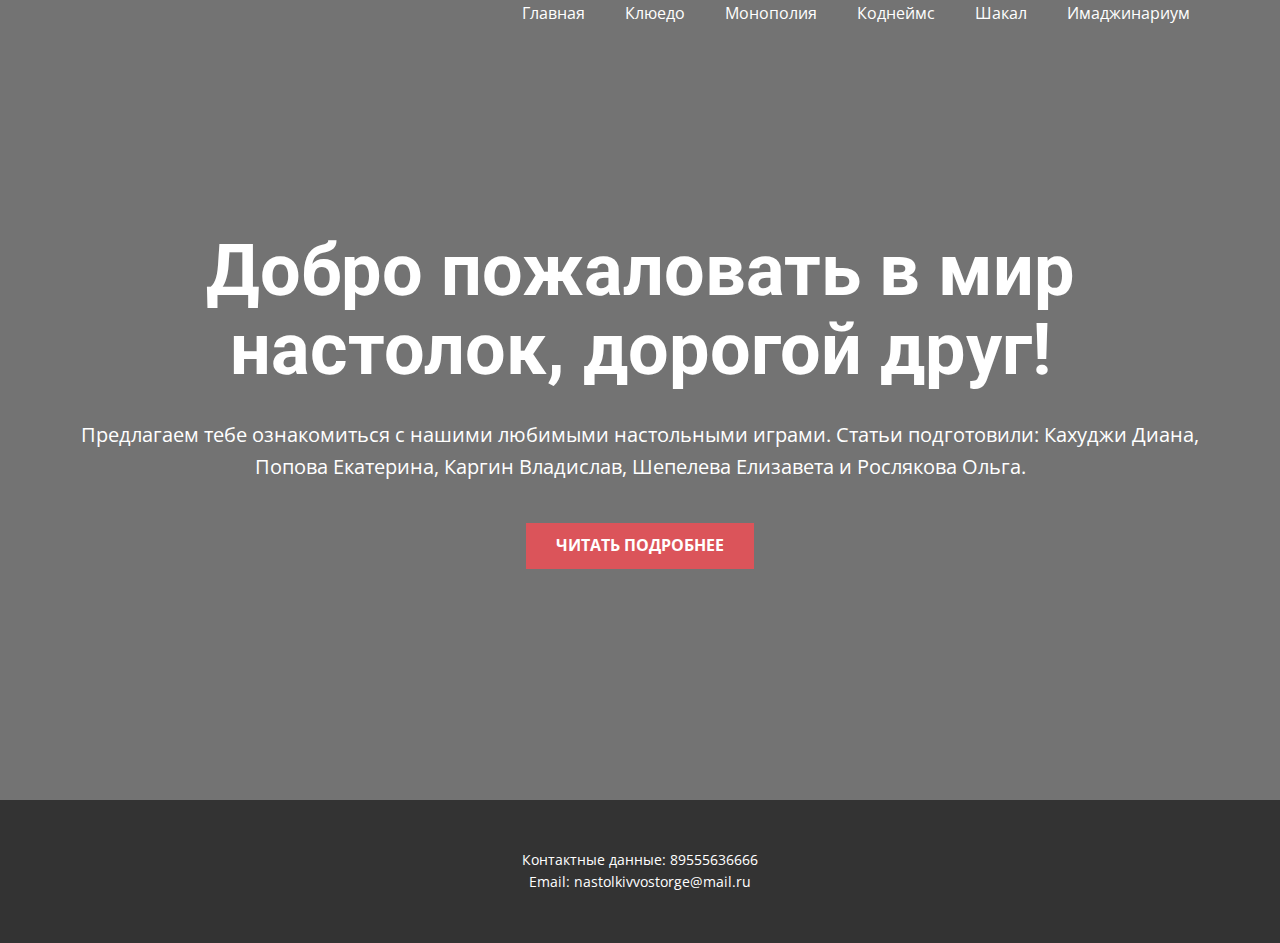
<file: index.html>
<!DOCTYPE html>
<html style="font-size: 16px;">
  <head>
    <meta name="viewport" content="width=device-width, initial-scale=1.0">
    <meta charset="utf-8">
    <meta name="keywords" content="Добро пожаловать в мир настолок, доро​гой друг!">
    <meta name="description" content="">
    <meta name="page_type" content="np-template-header-footer-from-plugin">
    <title>Главная</title>
    <link rel="stylesheet" href="nicepage.css" media="screen">
<link rel="stylesheet" href="Главная.css" media="screen">
    <script class="u-script" type="text/javascript" src="jquery.js" defer=""></script>
    <script class="u-script" type="text/javascript" src="nicepage.js" defer=""></script>
 
    <link id="u-theme-google-font" rel="stylesheet" href="https://fonts.googleapis.com/css?family=Roboto:100,100i,300,300i,400,400i,500,500i,700,700i,900,900i|Open+Sans:300,300i,400,400i,500,500i,600,600i,700,700i,800,800i">
    
    
    <script type="application/ld+json">{
		"@context": "http://schema.org",
		"@type": "Organization",
		"name": "",
		"logo": "images/default-logo.png"
}</script>
    <meta name="theme-color" content="#478ac9">
    <meta property="og:title" content="Главная">
    <meta property="og:type" content="website">
  </head>
  <body data-home-page="Главная.html" data-home-page-title="Главная" class="u-body u-overlap u-xl-mode"><header class="u-clearfix u-header u-header" id="sec-eec4"><div class="u-clearfix u-sheet u-valign-middle u-sheet-1">
       
        <nav class="u-menu u-menu-dropdown u-offcanvas u-menu-1">
          <div class="menu-collapse" style="font-size: 1rem; letter-spacing: 0px;">
            <a class="u-button-style u-custom-left-right-menu-spacing u-custom-padding-bottom u-custom-text-active-color u-custom-text-color u-custom-top-bottom-menu-spacing u-nav-link u-text-active-palette-1-base u-text-hover-palette-2-base" href="#">
              <svg class="u-svg-link" viewBox="0 0 24 24"><use xmlns:xlink="http://www.w3.org/1999/xlink" xlink:href="#menu-hamburger"></use></svg>
              <svg class="u-svg-content" version="1.1" id="menu-hamburger" viewBox="0 0 16 16" x="0px" y="0px" xmlns:xlink="http://www.w3.org/1999/xlink" xmlns="http://www.w3.org/2000/svg"><g><rect y="1" width="16" height="2"></rect><rect y="7" width="16" height="2"></rect><rect y="13" width="16" height="2"></rect>
</g></svg>
            </a>
          </div>
          <div class="u-custom-menu u-nav-container">
            <ul class="u-nav u-unstyled u-nav-1"><li class="u-nav-item"><a class="u-button-style u-nav-link u-text-active-white u-text-hover-palette-2-base u-text-white" href="Главная.html" style="padding: 10px 20px;">Главная</a>
</li><li class="u-nav-item"><a class="u-button-style u-nav-link u-text-active-white u-text-hover-palette-1-base u-text-white" href="Клюедо.html" style="padding: 10px 20px;">Клюедо</a>
</li><li class="u-nav-item"><a class="u-button-style u-nav-link u-text-active-white u-text-hover-palette-2-base u-text-white" href="Монополия.html" style="padding: 10px 20px;">Монополия</a>
</li><li class="u-nav-item"><a class="u-button-style u-nav-link u-text-active-white u-text-hover-palette-2-base u-text-white" href="Коднеймс.html" style="padding: 10px 20px;">Коднеймс</a>
</li><li class="u-nav-item"><a class="u-button-style u-nav-link u-text-active-white u-text-hover-palette-2-base u-text-white" href="Шакал.html" style="padding: 10px 20px;">Шакал</a>
</li><li class="u-nav-item"><a class="u-button-style u-nav-link u-text-active-white u-text-hover-palette-2-base u-text-white" href="Имаджинариум.html" style="padding: 10px 20px;">Имаджинариум</a>
</li></ul>
          </div>
          <div class="u-custom-menu u-nav-container-collapse">
            <div class="u-black u-container-style u-inner-container-layout u-opacity u-opacity-95 u-sidenav">
              <div class="u-inner-container-layout u-sidenav-overflow">
                <div class="u-menu-close"></div>
                <ul class="u-align-center u-nav u-popupmenu-items u-unstyled u-nav-2"><li class="u-nav-item"><a class="u-button-style u-nav-link" href="Главная.html">Главная</a>
</li><li class="u-nav-item"><a class="u-button-style u-nav-link" href="Клюедо.html">Клюедо</a>
</li><li class="u-nav-item"><a class="u-button-style u-nav-link" href="Монополия.html">Монополия</a>
</li><li class="u-nav-item"><a class="u-button-style u-nav-link" href="Коднеймс.html">Коднеймс</a>
</li><li class="u-nav-item"><a class="u-button-style u-nav-link" href="Шакал.html">Шакал</a>
</li><li class="u-nav-item"><a class="u-button-style u-nav-link" href="Имаджинариум.html">Имаджинариум</a>
</li></ul>
              </div>
            </div>
            <div class="u-black u-menu-overlay u-opacity u-opacity-70"></div>
          </div>
        </nav>
      </div></header>
    <section class="u-align-center u-clearfix u-image u-shading u-section-1" src="" data-image-width="1280" data-image-height="784" id="sec-ffac">
      <div class="u-clearfix u-sheet u-valign-middle u-sheet-1">
        <h1 class="u-text u-text-default u-title u-text-1">Добро пожаловать в мир настолок, доро​гой друг!</h1>

        <p class="u-large-text u-text u-text-default u-text-variant u-text-2">Предлагаем тебе ознакомиться с нашими любимыми настольными играми. Статьи подготовили: Кахуджи Диана, Попова Екатерина, Каргин Владислав, Шепелева Елизавета и Рослякова Ольга.</p>

        <a href="#" class="u-btn u-button-style u-palette-2-base u-btn-1">Читать подробнее</a>
      </div>
    </section>
    
    
    <footer class="u-align-center u-clearfix u-footer u-grey-80 u-footer" id="sec-06a1"><div class="u-clearfix u-sheet u-sheet-1">
        <p class="u-small-text u-text u-text-variant u-text-1">Контактные данные: 89555636666<br>Email: nastolkivvostorge@mail.ru
        </p>
      </div></footer>
  </body>
</html>
</file>
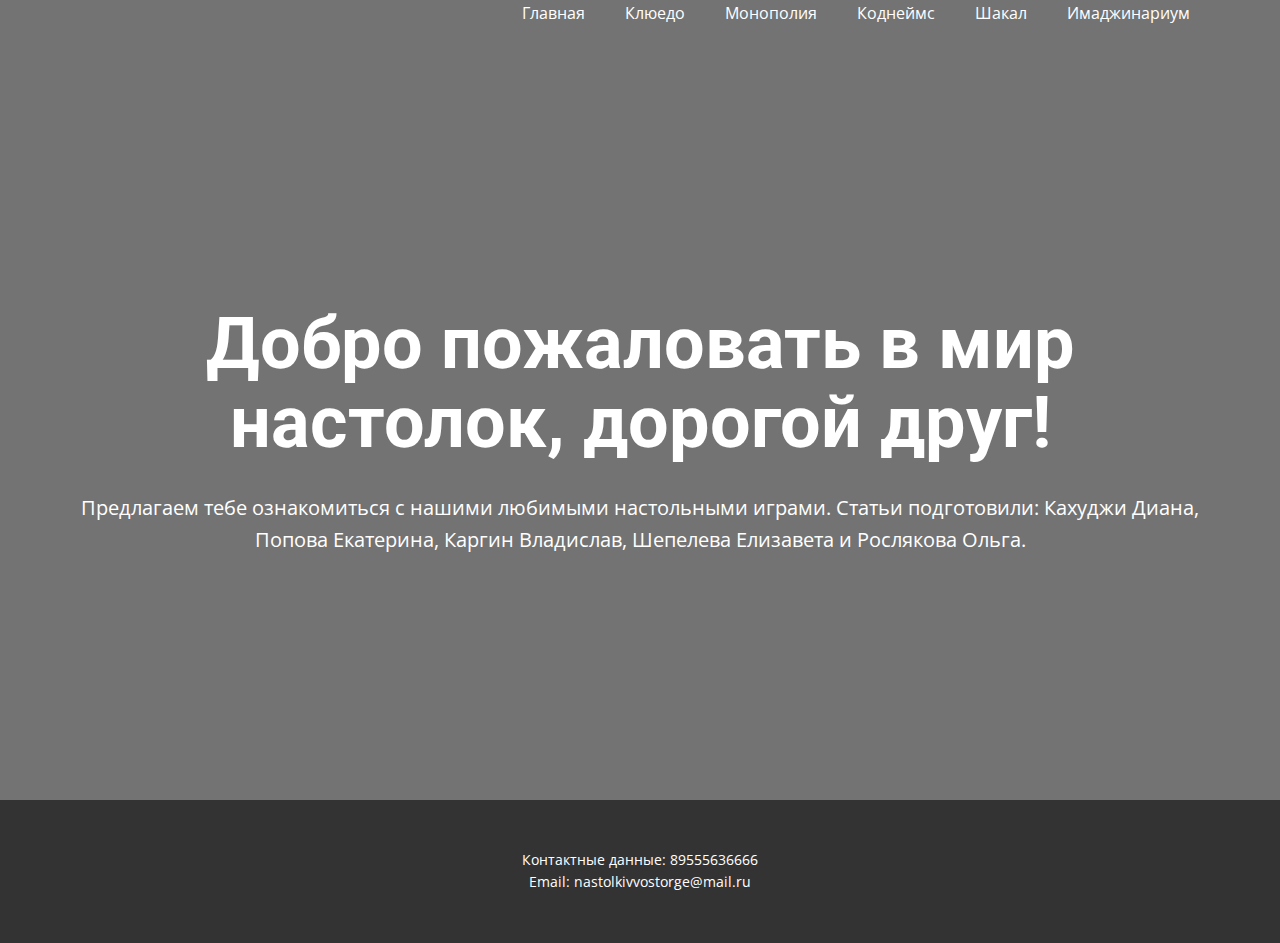
<file: Главная.html>
<!DOCTYPE html>
<html style="font-size: 16px;">
  <head>
    <meta name="viewport" content="width=device-width, initial-scale=1.0">
    <meta charset="utf-8">
    <meta name="keywords" content="Добро пожаловать в мир настолок, доро​гой друг!">
    <meta name="description" content="">
    <meta name="page_type" content="np-template-header-footer-from-plugin">
    <title>Главная</title>
    <link rel="stylesheet" href="nicepage.css" media="screen">
<link rel="stylesheet" href="Главная.css" media="screen">
    <script class="u-script" type="text/javascript" src="jquery.js" defer=""></script>
    <script class="u-script" type="text/javascript" src="nicepage.js" defer=""></script>
    <meta name="generator" content="Nicepage 4.10.5, nicepage.com">
    <link id="u-theme-google-font" rel="stylesheet" href="https://fonts.googleapis.com/css?family=Roboto:100,100i,300,300i,400,400i,500,500i,700,700i,900,900i|Open+Sans:300,300i,400,400i,500,500i,600,600i,700,700i,800,800i">
    
    
    <script type="application/ld+json">{
		"@context": "http://schema.org",
		"@type": "Organization",
		"name": "",
		"logo": "images/default-logo.png"
}</script>
    <meta name="theme-color" content="#478ac9">
    <meta property="og:title" content="Главная">
    <meta property="og:type" content="website">
  </head>
  <body class="u-body u-overlap u-xl-mode"><header class="u-clearfix u-header u-header" id="sec-eec4"><div class="u-clearfix u-sheet u-valign-middle u-sheet-1">
       
        <nav class="u-menu u-menu-dropdown u-offcanvas u-menu-1">
          <div class="menu-collapse" style="font-size: 1rem; letter-spacing: 0px;">
            <a class="u-button-style u-custom-left-right-menu-spacing u-custom-padding-bottom u-custom-text-active-color u-custom-text-color u-custom-top-bottom-menu-spacing u-nav-link u-text-active-palette-1-base u-text-hover-palette-2-base" href="#">
              <svg class="u-svg-link" viewBox="0 0 24 24"><use xmlns:xlink="http://www.w3.org/1999/xlink" xlink:href="#menu-hamburger"></use></svg>
              <svg class="u-svg-content" version="1.1" id="menu-hamburger" viewBox="0 0 16 16" x="0px" y="0px" xmlns:xlink="http://www.w3.org/1999/xlink" xmlns="http://www.w3.org/2000/svg"><g><rect y="1" width="16" height="2"></rect><rect y="7" width="16" height="2"></rect><rect y="13" width="16" height="2"></rect>
</g></svg>
            </a>
          </div>
          <div class="u-custom-menu u-nav-container">
            <ul class="u-nav u-unstyled u-nav-1"><li class="u-nav-item"><a class="u-button-style u-nav-link u-text-active-white u-text-hover-palette-2-base u-text-white" href="Главная.html" style="padding: 10px 20px;">Главная</a>
</li><li class="u-nav-item"><a class="u-button-style u-nav-link u-text-active-white u-text-hover-palette-2-base u-text-white" href="Клюедо.html" style="padding: 10px 20px;">Клюедо</a>
</li><li class="u-nav-item"><a class="u-button-style u-nav-link u-text-active-white u-text-hover-palette-2-base u-text-white" href="Монополия.html" style="padding: 10px 20px;">Монополия</a>
</li><li class="u-nav-item"><a class="u-button-style u-nav-link u-text-active-white u-text-hover-palette-2-base u-text-white" href="Коднеймс.html" style="padding: 10px 20px;">Коднеймс</a>
</li><li class="u-nav-item"><a class="u-button-style u-nav-link u-text-active-white u-text-hover-palette-2-base u-text-white" href="Шакал.html" style="padding: 10px 20px;">Шакал</a>
</li><li class="u-nav-item"><a class="u-button-style u-nav-link u-text-active-white u-text-hover-palette-2-base u-text-white" href="Имаджинариум.html" style="padding: 10px 20px;">Имаджинариум</a>
</li></ul>
          </div>
          <div class="u-custom-menu u-nav-container-collapse">
            <div class="u-black u-container-style u-inner-container-layout u-opacity u-opacity-95 u-sidenav">
              <div class="u-inner-container-layout u-sidenav-overflow">
                <div class="u-menu-close"></div>
                <ul class="u-align-center u-nav u-popupmenu-items u-unstyled u-nav-2"><li class="u-nav-item"><a class="u-button-style u-nav-link" href="Главная.html">Главная</a>
</li><li class="u-nav-item"><a class="u-button-style u-nav-link" href="Клюедо.html">Клюедо</a>
</li><li class="u-nav-item"><a class="u-button-style u-nav-link" href="Монополия.html">Монополия</a>
</li><li class="u-nav-item"><a class="u-button-style u-nav-link" href="Коднеймс.html">Коднеймс</a>
</li><li class="u-nav-item"><a class="u-button-style u-nav-link" href="Шакал.html">Шакал</a>
</li><li class="u-nav-item"><a class="u-button-style u-nav-link" href="Имаджинариум.html">Имаджинариум</a>
</li></ul>
              </div>
            </div>
            <div class="u-black u-menu-overlay u-opacity u-opacity-70"></div>
          </div>
        </nav>
      </div></header>
    <section class="u-align-center u-clearfix u-image u-shading u-section-1" src="" data-image-width="1280" data-image-height="784" id="sec-ffac">
      <div class="u-clearfix u-sheet u-valign-middle u-sheet-1">
        <h1 class="u-text u-text-default u-title u-text-1">Добро пожаловать в мир настолок, доро​гой друг!</h1>

        <p class="u-large-text u-text u-text-default u-text-variant u-text-2">Предлагаем тебе ознакомиться с нашими любимыми настольными играми. Статьи подготовили: Кахуджи Диана, Попова Екатерина, Каргин Владислав, Шепелева Елизавета и Рослякова Ольга.</p>

      </div>
    </section>
    
    
    <footer class="u-align-center u-clearfix u-footer u-grey-80 u-footer" id="sec-06a1"><div class="u-clearfix u-sheet u-sheet-1">
        <p class="u-small-text u-text u-text-variant u-text-1">Контактные данные: 89555636666<br>Email: nastolkivvostorge@mail.ru
        </p>
      </div></footer>
  </body>
</html>
</file>
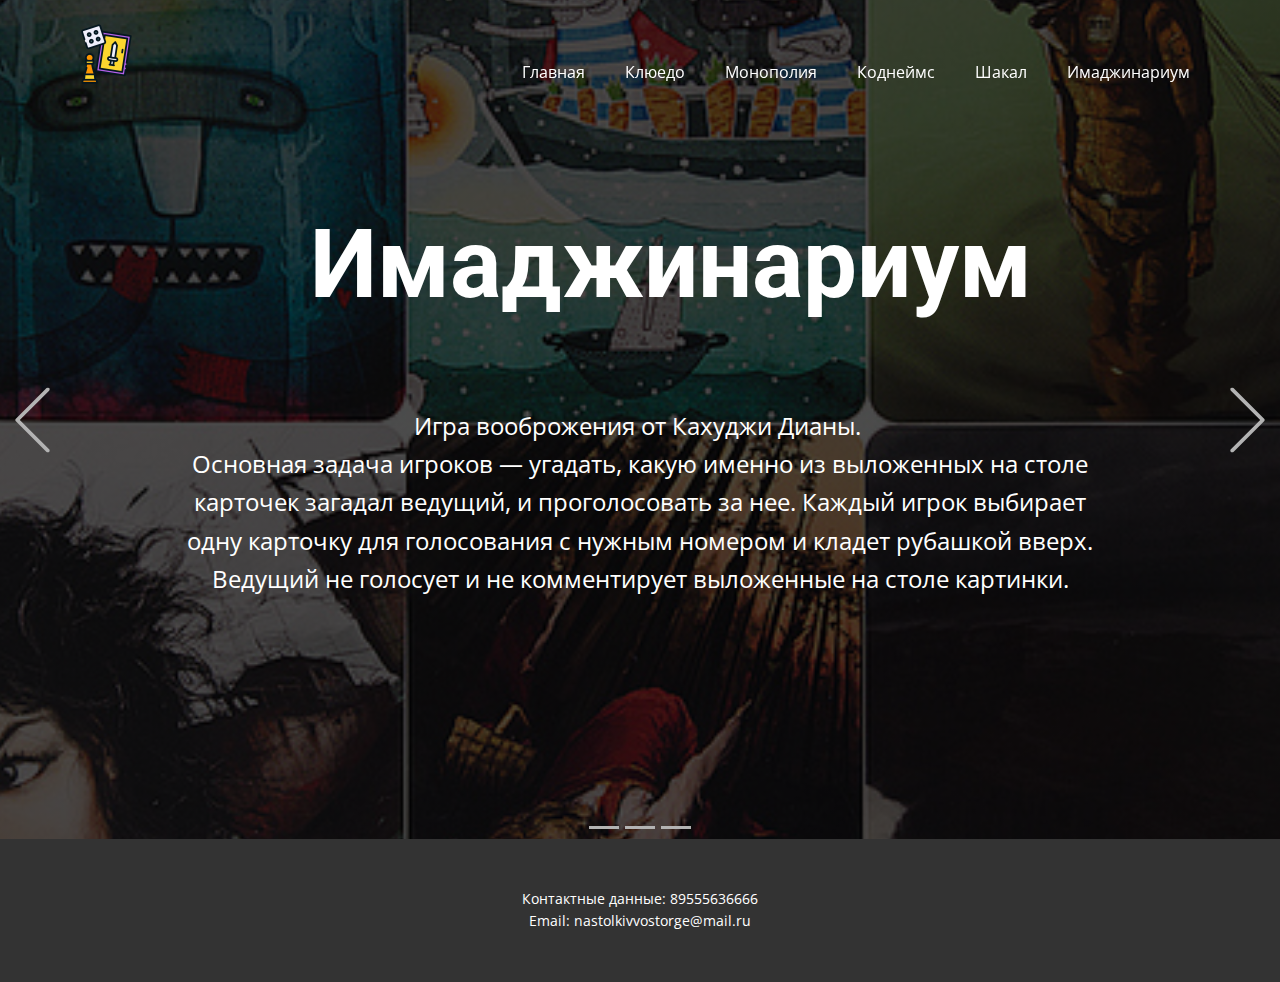
<file: Имаджинариум.html>
<!DOCTYPE html>
<html style="font-size: 16px;">
  <head>
    <meta name="viewport" content="width=device-width, initial-scale=1.0">
    <meta charset="utf-8">
    <meta name="keywords" content="Имаджинариум">
    <meta name="description" content="">
    <meta name="page_type" content="np-template-header-footer-from-plugin">
    <title>Имаджинариум</title>
    <link rel="stylesheet" href="nicepage.css" media="screen">
<link rel="stylesheet" href="Имаджинариум.css" media="screen">
    <script class="u-script" type="text/javascript" src="jquery.js" defer=""></script>
    <script class="u-script" type="text/javascript" src="nicepage.js" defer=""></script>
    <meta name="generator" content="Nicepage 4.10.5, nicepage.com">
    <link id="u-theme-google-font" rel="stylesheet" href="https://fonts.googleapis.com/css?family=Roboto:100,100i,300,300i,400,400i,500,500i,700,700i,900,900i|Open+Sans:300,300i,400,400i,500,500i,600,600i,700,700i,800,800i">


    <script type="application/ld+json">{
                "@context": "http://schema.org",
                "@type": "Organization",
                "name": "",
                "logo": "images/default-logo.png"
}</script>
    <meta name="theme-color" content="#478ac9">
    <meta property="og:title" content="Имаджинариум">
    <meta property="og:type" content="website">
  </head>
  <body class="u-body u-overlap u-xl-mode"><header class="u-clearfix u-header u-header" id="sec-eec4"><div class="u-clearfix u-sheet u-valign-middle u-sheet-1">
              <a href="https://drobilk.github.io/proect/Главная.html" class="u-image u-logo u-image-1">
          <img src="images/default-logo.png" class="u-logo-image u-logo-image-1">
        </a>
        <nav class="u-menu u-menu-dropdown u-offcanvas u-menu-1">
          <div class="menu-collapse" style="font-size: 1rem; letter-spacing: 0px;">
            <a class="u-button-style u-custom-left-right-menu-spacing u-custom-padding-bottom u-custom-text-active-color u-custom-text-color u-custom-top-bottom-menu-spacing u-nav-link u-text-active-palette-1-base u-text-hover-palette-2-base" href="#">
              <svg class="u-svg-link" viewBox="0 0 24 24"><use xmlns:xlink="http://www.w3.org/1999/xlink" xlink:href="#menu-hamburger"></use></svg>
              <svg class="u-svg-content" version="1.1" id="menu-hamburger" viewBox="0 0 16 16" x="0px" y="0px" xmlns:xlink="http://www.w3.org/1999/xlink" xmlns="http://www.w3.org/2000/svg"><g><rect y="1" width="16" height="2"></rect><rect y="7" width="16" height="2"></rect><rect y="13" width="16" height="2"></rect>
</g></svg>
            </a>
          </div>
          <div class="u-custom-menu u-nav-container">
            <ul class="u-nav u-unstyled u-nav-1"><li class="u-nav-item"><a class="u-button-style u-nav-link u-text-active-white u-text-hover-palette-2-base u-text-white" href="Главная.html" style="padding: 10px 20px;">Главная</a>
</li><li class="u-nav-item"><a class="u-button-style u-nav-link u-text-active-white u-text-hover-palette-2-base u-text-white" href="Клюедо.html" style="padding: 10px 20px;">Клюедо</a>
</li><li class="u-nav-item"><a class="u-button-style u-nav-link u-text-active-white u-text-hover-palette-2-base u-text-white" href="Монополия.html" style="padding: 10px 20px;">Монополия</a>
</li><li class="u-nav-item"><a class="u-button-style u-nav-link u-text-active-white u-text-hover-palette-2-base u-text-white" href="Коднеймс.html" style="padding: 10px 20px;">Коднеймс</a>
</li><li class="u-nav-item"><a class="u-button-style u-nav-link u-text-active-white u-text-hover-palette-2-base u-text-white" href="Шакал.html" style="padding: 10px 20px;">Шакал</a>
	</li><li class="u-nav-item"><a class="u-button-style u-nav-link u-text-active-white u-text-hover-palette-2-base u-text-white" href="Имаджинариум.html" style="padding: 10px 20px;">Имаджинариум</a>
</li></ul>
          </div>
          <div class="u-custom-menu u-nav-container-collapse">
            <div class="u-black u-container-style u-inner-container-layout u-opacity u-opacity-95 u-sidenav">
              <div class="u-inner-container-layout u-sidenav-overflow">
                <div class="u-menu-close"></div>
                <ul class="u-align-center u-nav u-popupmenu-items u-unstyled u-nav-2"><li class="u-nav-item"><a class="u-button-style u-nav-link" href="Главная.html">Главная</a>
</li><li class="u-nav-item"><a class="u-button-style u-nav-link" href="Клюедо.html">Клюедо</a>
</li><li class="u-nav-item"><a class="u-button-style u-nav-link" href="Монополия.html">Монополия</a>
</li><li class="u-nav-item"><a class="u-button-style u-nav-link" href="Коднеймс.html">Коднеймс</a>
</li><li class="u-nav-item"><a class="u-button-style u-nav-link" href="Шакал.html">Шакал</a>
</li><li class="u-nav-item"><a class="u-button-style u-nav-link" href="Имаджинариум.html">Имаджинариум</a>
</li></ul>
              </div>
            </div>
            <div class="u-black u-menu-overlay u-opacity u-opacity-70"></div>
          </div>
        </nav>
      </div></header>
    <section class="u-carousel u-slide u-block-7f76-1" id="carousel_4cac" data-interval="5000" data-u-ride="carousel">
      <ol class="u-absolute-hcenter u-carousel-indicators u-block-7f76-2">
        <li data-u-target="#carousel_4cac" class="u-active u-grey-30" data-u-slide-to="0"></li>
        <li data-u-target="#carousel_4cac" class="u-grey-30" data-u-slide-to="1"></li>
        <li data-u-target="#carousel_4cac" class="u-grey-30" data-u-slide-to="2"></li>
      </ol>
      <div class="u-carousel-inner" role="listbox">
        <div class="u-active u-align-center u-carousel-item u-clearfix u-image u-shading u-section-1-1" src="" data-image-width="800" data-image-height="500">
          <div class="u-clearfix u-sheet u-sheet-1">
            <h1 class="u-text u-title u-text-1">Имаджинариум</h1>
            <p class="u-large-text u-text u-text-variant u-text-2">Игра вооброжения от Кахуджи Дианы.&nbsp;<br>Основная задача игроков — угадать, какую именно из выложенных на столе карточек загадал ведущий, и проголосовать за нее. Каждый игрок выбирает одну карточку для голосования с нужным номером и кладет рубашкой вверх. Ведущий не голосует и не комментирует выложенные на столе картинки.<br>
            </p>
          </div>
        </div>
        <div class="u-align-center u-carousel-item u-clearfix u-image u-shading u-section-1-2" src="" data-image-width="1024" data-image-height="640">
          <div class="u-clearfix u-sheet u-sheet-1">
            <h1 class="u-text u-text-default u-title u-text-1">СОСТАВ:</h1>
            <p class="u-large-text u-text u-text-variant u-text-2">60-90 карточка, 6-7 фигурок, 36 фишек для голосования<br>
            </p>
          </div>
        </div>
        <div class="u-align-center u-carousel-item u-clearfix u-image u-shading u-section-1-3" src="" data-image-width="206" data-image-height="165">
          <div class="u-clearfix u-sheet u-sheet-1">
            <h1 class="u-text u-text-default u-title u-text-1">ПРАВИЛА ИГРЫ</h1>
            <h6 class="u-align-left u-text u-text-2">
 <span style="font-weight: 700;"> Начало</span>
              <br>
              <br>Каждый игрок выбирает себе слона и набор карточек для голосования того же цвета, что и слон. Карточек для голосования семь. Вам пригодится столько карточек, сколько человек играет. Если играет 6 человек, карточка с номером 7 вам не нужна.<br>
              <br>
              <span style="font-weight: 700;">Определение первого хода</span>
              <br>
              <br>Вы должны определить, кто будет ходить первым. Вы можете использовать для этого карточки для голосования. Все участники берут свои карточки для голосования, перемешивают и вытягивают любую карточку наугад. Первым начинает ходить тот, кто вытянул карточку с наибольшим числом. Можно использовать любую другую механику для выбора игрока, стартующего первым. Мы, например, разыгрываем это право в шахматы. Дальше игра идет по часовой стрелке.<br>
              <br>
              <span style="font-weight: 700;">Ход игры</span>
              <br>Слоны всех игроков выставляются на игровое поле на облачко 1.Колода с&nbsp;карточками-иллюстрациями&nbsp;перемешивается и каждому игроку выдается на руки по 6 карточек.Игрок загадывает ассоциацию.Каждый ход один из игроков становится ведущим. Ведущий загадывает ассоциацию на одну из своих карточек, говорит эту ассоциацию вслух остальным игрокам и выкладывает на стол загаданную карточку рубашкой вверх.<br>
              <br>
              <span style="font-weight: 700;">Угадывание карточки ведущего</span>
              <br>Основная задача игроков — угадать, какую именно из выложенных на столе карточек загадал ведущий, и проголосовать за нее. Каждый игрок выбирает одну карточку для голосования с нужным номером и кладет рубашкой вверх. Ведущий не голосует и не комментирует выложенные на столе картинки. Голосовать за свою собственную картинку нельзя. Когда все приняли решение и проголосовали, карточки для голосования переворачиваются и происходит подсчет очков.<br>
              <br>
              <span style="font-weight: 700;">Подсчет очков</span>
              <br>Игроки передвигают свои фишки на игровом поле на количество шагов, соответствующее количеству выигранных очков.
            </h6>
          </div>
        </div>
      </div>
      <a class="u-absolute-vcenter u-carousel-control u-carousel-control-prev u-text-grey-30 u-block-7f76-3" href="#carousel_4cac" role="button" data-u-slide="prev">
        <span aria-hidden="true">
          <svg class="u-svg-link" viewBox="0 0 477.175 477.175"><path d="M145.188,238.575l215.5-215.5c5.3-5.3,5.3-13.8,0-19.1s-13.8-5.3-19.1,0l-225.1,225.1c-5.3,5.3-5.3,13.8,0,19.1l225.1,225
                    c2.6,2.6,6.1,4,9.5,4s6.9-1.3,9.5-4c5.3-5.3,5.3-13.8,0-19.1L145.188,238.575z"></path></svg>
        </span>
        <span class="sr-only">Previous</span>
      </a>
      <a class="u-absolute-vcenter u-carousel-control u-carousel-control-next u-text-grey-30 u-block-7f76-4" href="#carousel_4cac" role="button" data-u-slide="next">
        <span aria-hidden="true">
          <svg class="u-svg-link" viewBox="0 0 477.175 477.175"><path d="M360.731,229.075l-225.1-225.1c-5.3-5.3-13.8-5.3-19.1,0s-5.3,13.8,0,19.1l215.5,215.5l-215.5,215.5
                    c-5.3,5.3-5.3,13.8,0,19.1c2.6,2.6,6.1,4,9.5,4c3.4,0,6.9-1.3,9.5-4l225.1-225.1C365.931,242.875,365.931,234.275,360.731,229.075z"></path></svg>
        </span>
        <span class="sr-only">Next</span>
      </a>
    </section>


    <footer class="u-align-center u-clearfix u-footer u-grey-80 u-footer" id="sec-06a1"><div class="u-clearfix u-sheet u-sheet-1">
        <p class="u-small-text u-text u-text-variant u-text-1">Контактные данные: 89555636666<br>Email: nastolkivvostorge@mail.ru
        </p>
      </div></footer>
  </body>

</html>
</file>
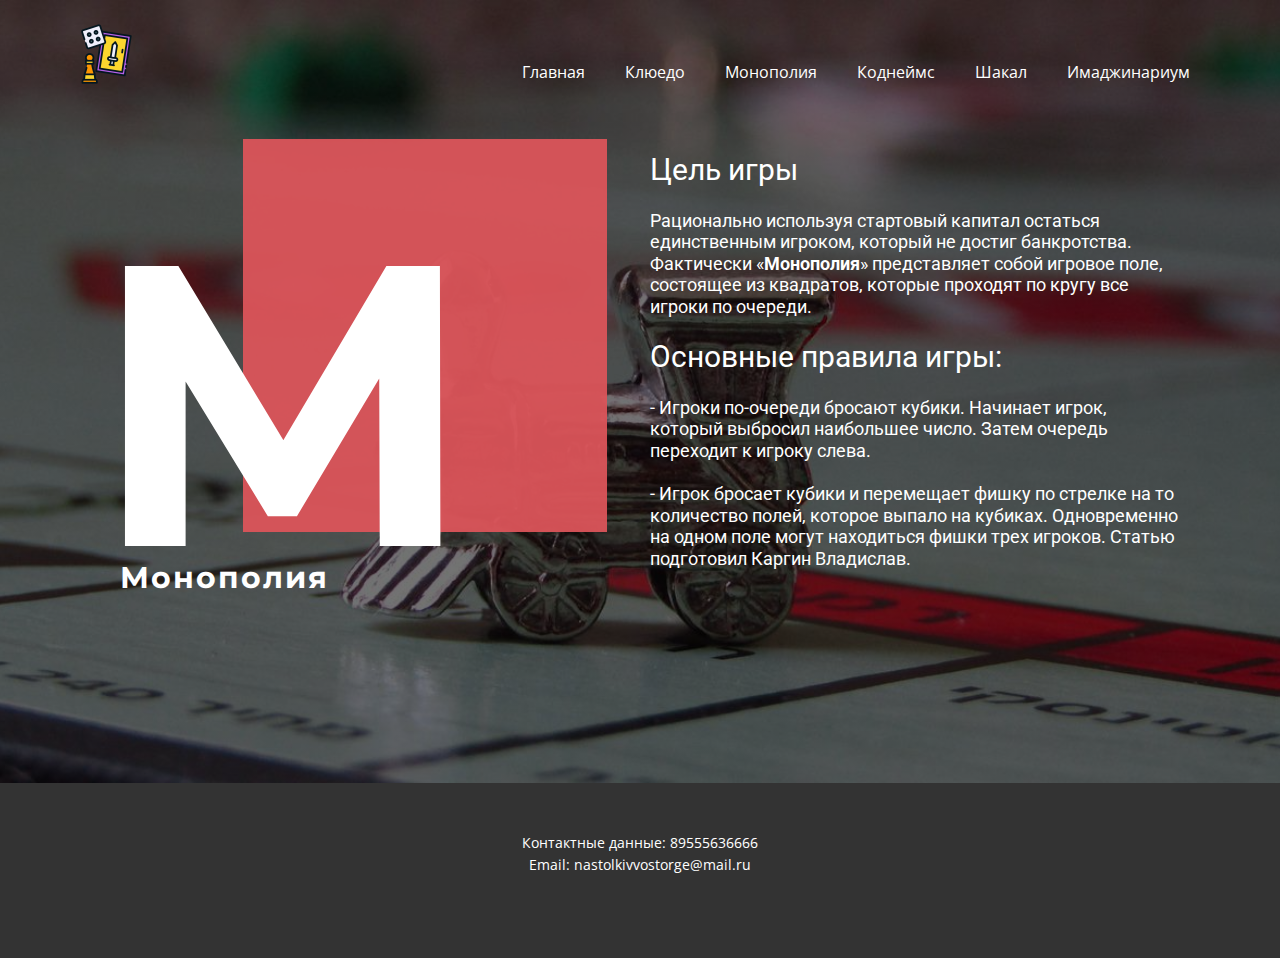
<file: Монополия.html>
<!DOCTYPE html>
<html style="font-size: 16px;">
  <head>
    <meta name="viewport" content="width=device-width, initial-scale=1.0">
    <meta charset="utf-8">
    <meta name="keywords" content="М, Монополия">
    <meta name="description" content="">
    <meta name="page_type" content="np-template-header-footer-from-plugin">
    <title>Монополия</title>
    <link rel="stylesheet" href="nicepage.css" media="screen">
<link rel="stylesheet" href="Монополия.css" media="screen">
    <script class="u-script" type="text/javascript" src="jquery.js" defer=""></script>
    <script class="u-script" type="text/javascript" src="nicepage.js" defer=""></script>
    <meta name="generator" content="Nicepage 4.10.5, nicepage.com">
    <link id="u-theme-google-font" rel="stylesheet" href="https://fonts.googleapis.com/css?family=Roboto:100,100i,300,300i,400,400i,500,500i,700,700i,900,900i|Open+Sans:300,300i,400,400i,500,500i,600,600i,700,700i,800,800i">
    <link id="u-page-google-font" rel="stylesheet" href="https://fonts.googleapis.com/css?family=Montserrat:100,100i,200,200i,300,300i,400,400i,500,500i,600,600i,700,700i,800,800i,900,900i">
    
    
 
    <meta name="theme-color" content="#478ac9">
    <meta property="og:title" content="Монополия">
    <meta property="og:type" content="website">
  </head>
  <body class="u-body u-overlap u-overlap-contrast u-xl-mode"><header class="u-clearfix u-header u-header" id="sec-eec4"><div class="u-clearfix u-sheet u-valign-middle u-sheet-1">
        <a href="https://drobilk.github.io/proect/Главная.html" class="u-image u-logo u-image-1">
          <img src="images/default-logo.png" class="u-logo-image u-logo-image-1">
        </a>
        <nav class="u-menu u-menu-dropdown u-offcanvas u-menu-1">
          <div class="menu-collapse" style="font-size: 1rem; letter-spacing: 0px;">
            <a class="u-button-style u-custom-left-right-menu-spacing u-custom-padding-bottom u-custom-text-active-color u-custom-text-color u-custom-top-bottom-menu-spacing u-nav-link u-text-active-palette-1-base u-text-hover-palette-2-base" href="#">
              <svg class="u-svg-link" viewBox="0 0 24 24"><use xmlns:xlink="http://www.w3.org/1999/xlink" xlink:href="#menu-hamburger"></use></svg>
              <svg class="u-svg-content" version="1.1" id="menu-hamburger" viewBox="0 0 16 16" x="0px" y="0px" xmlns:xlink="http://www.w3.org/1999/xlink" xmlns="http://www.w3.org/2000/svg"><g><rect y="1" width="16" height="2"></rect><rect y="7" width="16" height="2"></rect><rect y="13" width="16" height="2"></rect>
</g></svg>
            </a>
          </div>
          <div class="u-custom-menu u-nav-container">
            <ul class="u-nav u-unstyled u-nav-1"><li class="u-nav-item"><a class="u-button-style u-nav-link u-text-active-white u-text-hover-palette-2-base u-text-white" href="Главная.html" style="padding: 10px 20px;">Главная</a>
</li><li class="u-nav-item"><a class="u-button-style u-nav-link u-text-active-white u-text-hover-palette-2-base u-text-white" href="Клюедо.html" style="padding: 10px 20px;">Клюедо</a>
</li><li class="u-nav-item"><a class="u-button-style u-nav-link u-text-active-white u-text-hover-palette-2-base u-text-white" href="Монополия.html" style="padding: 10px 20px;">Монополия</a>
</li><li class="u-nav-item"><a class="u-button-style u-nav-link u-text-active-white u-text-hover-palette-2-base u-text-white" href="Коднеймс.html" style="padding: 10px 20px;">Коднеймс</a>
</li><li class="u-nav-item"><a class="u-button-style u-nav-link u-text-active-white u-text-hover-palette-2-base u-text-white" href="Шакал.html" style="padding: 10px 20px;">Шакал</a>
</li><li class="u-nav-item"><a class="u-button-style u-nav-link u-text-active-white u-text-hover-palette-2-base u-text-white" href="Имаджинариум.html" style="padding: 10px 20px;">Имаджинариум</a>
</li></ul>
          </div>
          <div class="u-custom-menu u-nav-container-collapse">
            <div class="u-black u-container-style u-inner-container-layout u-opacity u-opacity-95 u-sidenav">
              <div class="u-inner-container-layout u-sidenav-overflow">
                <div class="u-menu-close"></div>
                <ul class="u-align-center u-nav u-popupmenu-items u-unstyled u-nav-2"><li class="u-nav-item"><a class="u-button-style u-nav-link" href="Главная.html">Главная</a>
</li><li class="u-nav-item"><a class="u-button-style u-nav-link" href="Клюедо.html">Клюедо</a>
</li><li class="u-nav-item"><a class="u-button-style u-nav-link" href="Монополия.html">Монополия</a>
</li><li class="u-nav-item"><a class="u-button-style u-nav-link" href="Коднеймс.html">Коднеймс</a>
</li><li class="u-nav-item"><a class="u-button-style u-nav-link" href="Шакал.html">Шакал</a>
</li><li class="u-nav-item"><a class="u-button-style u-nav-link" href="Имаджинариум.html">Имаджинариум</a>
</li></ul>
              </div>
            </div>
            <div class="u-black u-menu-overlay u-opacity u-opacity-70"></div>
          </div>
        </nav>
      </div></header>
    <section class="u-align-left u-clearfix u-image u-shading u-section-1" id="carousel_c91e" data-image-width="1280" data-image-height="720">
      <div class="u-clearfix u-sheet u-sheet-1">
        <div class="u-align-center u-container-style u-expanded-width-xs u-group u-shape-rectangle u-group-1">
          <div class="u-container-layout u-container-layout-1">
            <div class="u-opacity u-opacity-95 u-palette-2-base u-shape u-shape-rectangle u-shape-1"></div>
            <h1 class="u-custom-font u-font-montserrat u-text u-text-body-alt-color u-text-default u-text-1">М</h1>
            <h2 class="u-custom-font u-font-montserrat u-text u-text-body-alt-color u-text-default u-text-2">Монополия</h2>
          </div>
        </div>
        <h6 class="u-text u-text-3">
          <span style="font-size: 1.875rem;"> Цель игры</span>&nbsp;<br>
          <br>Рационально используя стартовый капитал остаться единственным игроком, который не достиг банкротства. Фактически «<b>Монополия</b>» представляет собой игровое поле, состоящее из квадратов, которые проходят по кругу все игроки по очереди.<br>
          <br>
          <span style="font-size: 1.875rem;">Основные правила игры:&nbsp;</span>
          <br>
          <br>-&nbsp;Игроки по-очереди бросают кубики. Начинает игрок, который выбросил наибольшее число. Затем очередь переходит к игроку слева.<br>

          <br>- Игрок бросает кубики и перемещает фишку по стрелке на то количество полей, которое выпало на кубиках. Одновременно на одном поле могут находиться фишки трех игроков. Статью подготовил Каргин Владислав.<br>
        
        </h6>
      </div>
    </section>
    
    
    <footer class="u-align-center u-clearfix u-footer u-grey-80 u-footer" id="sec-06a1"><div class="u-clearfix u-sheet u-sheet-1">
        <p class="u-small-text u-text u-text-variant u-text-1">Контактные данные: 89555636666<br>Email: nastolkivvostorge@mail.ru
        </p>
      </div></footer>
    <section class="u-backlink u-clearfix u-grey-80">
     
    </section>
  </body>
</html>
</file>
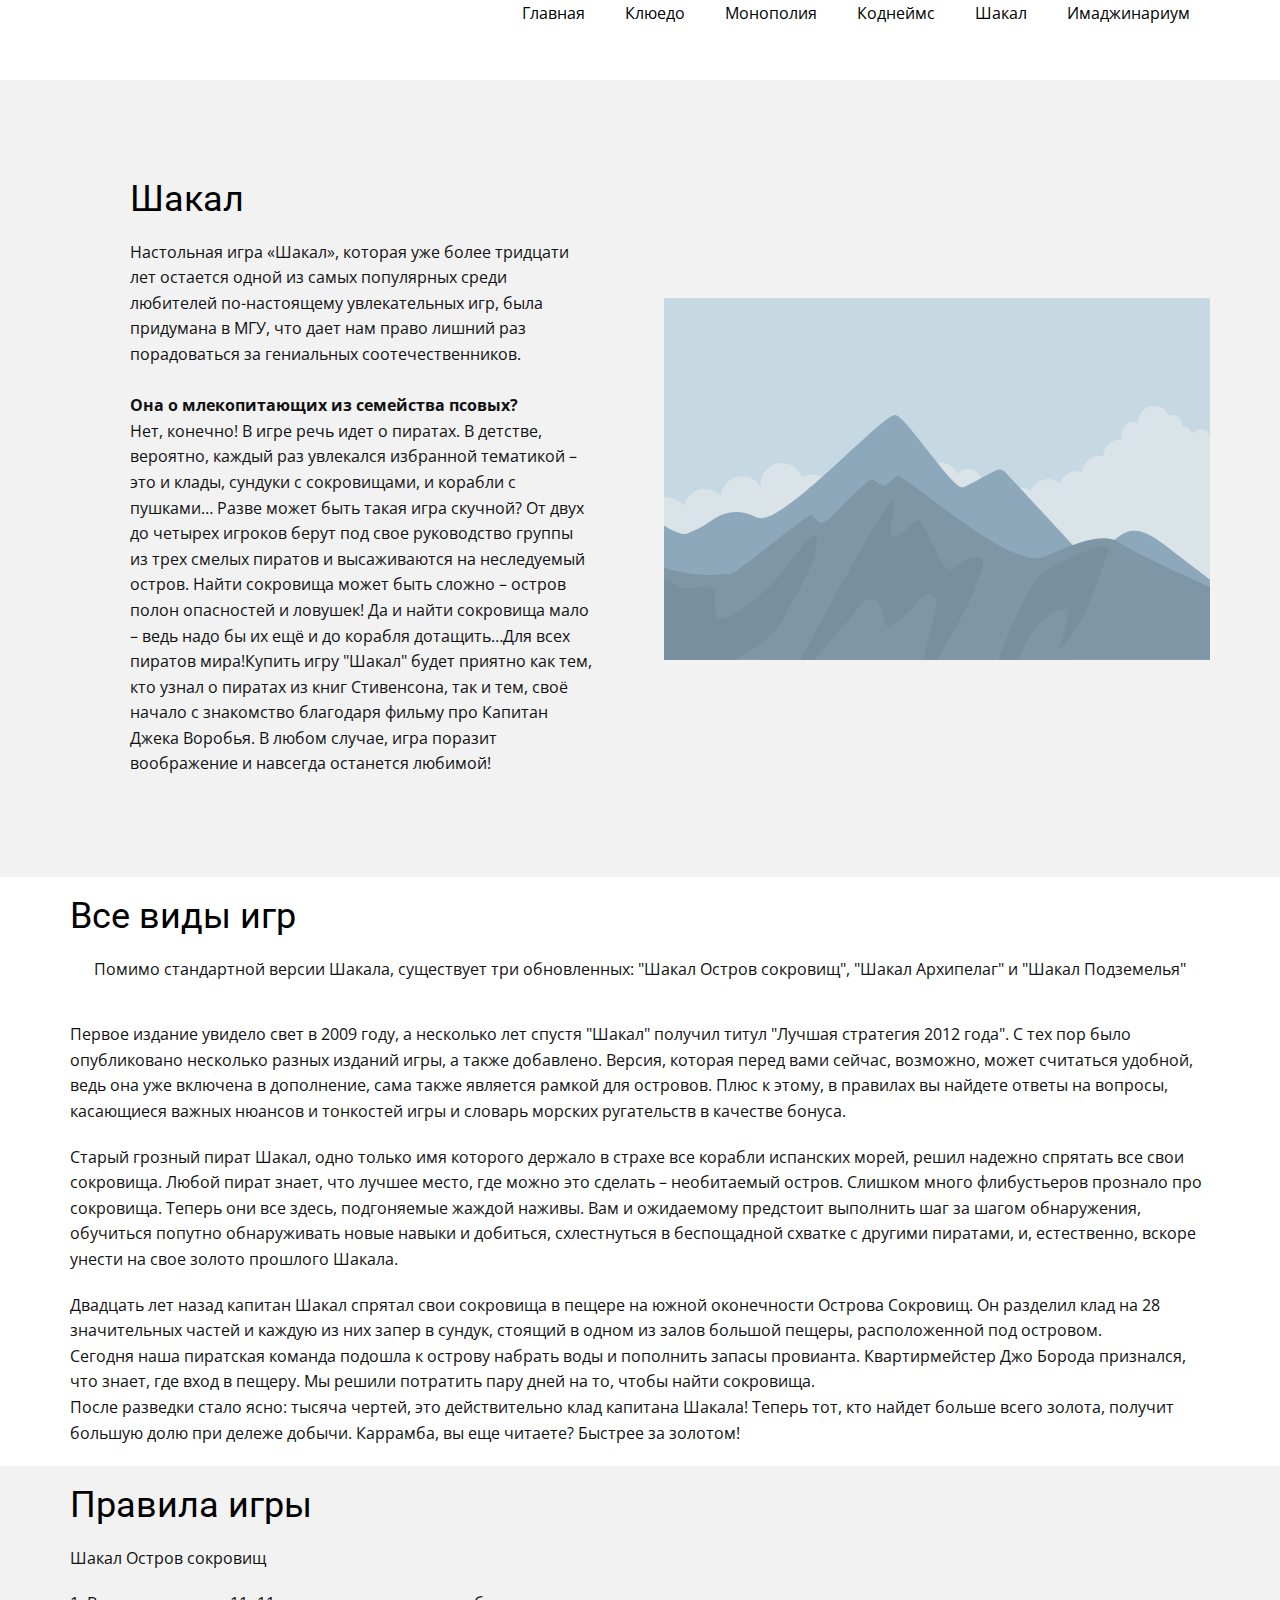
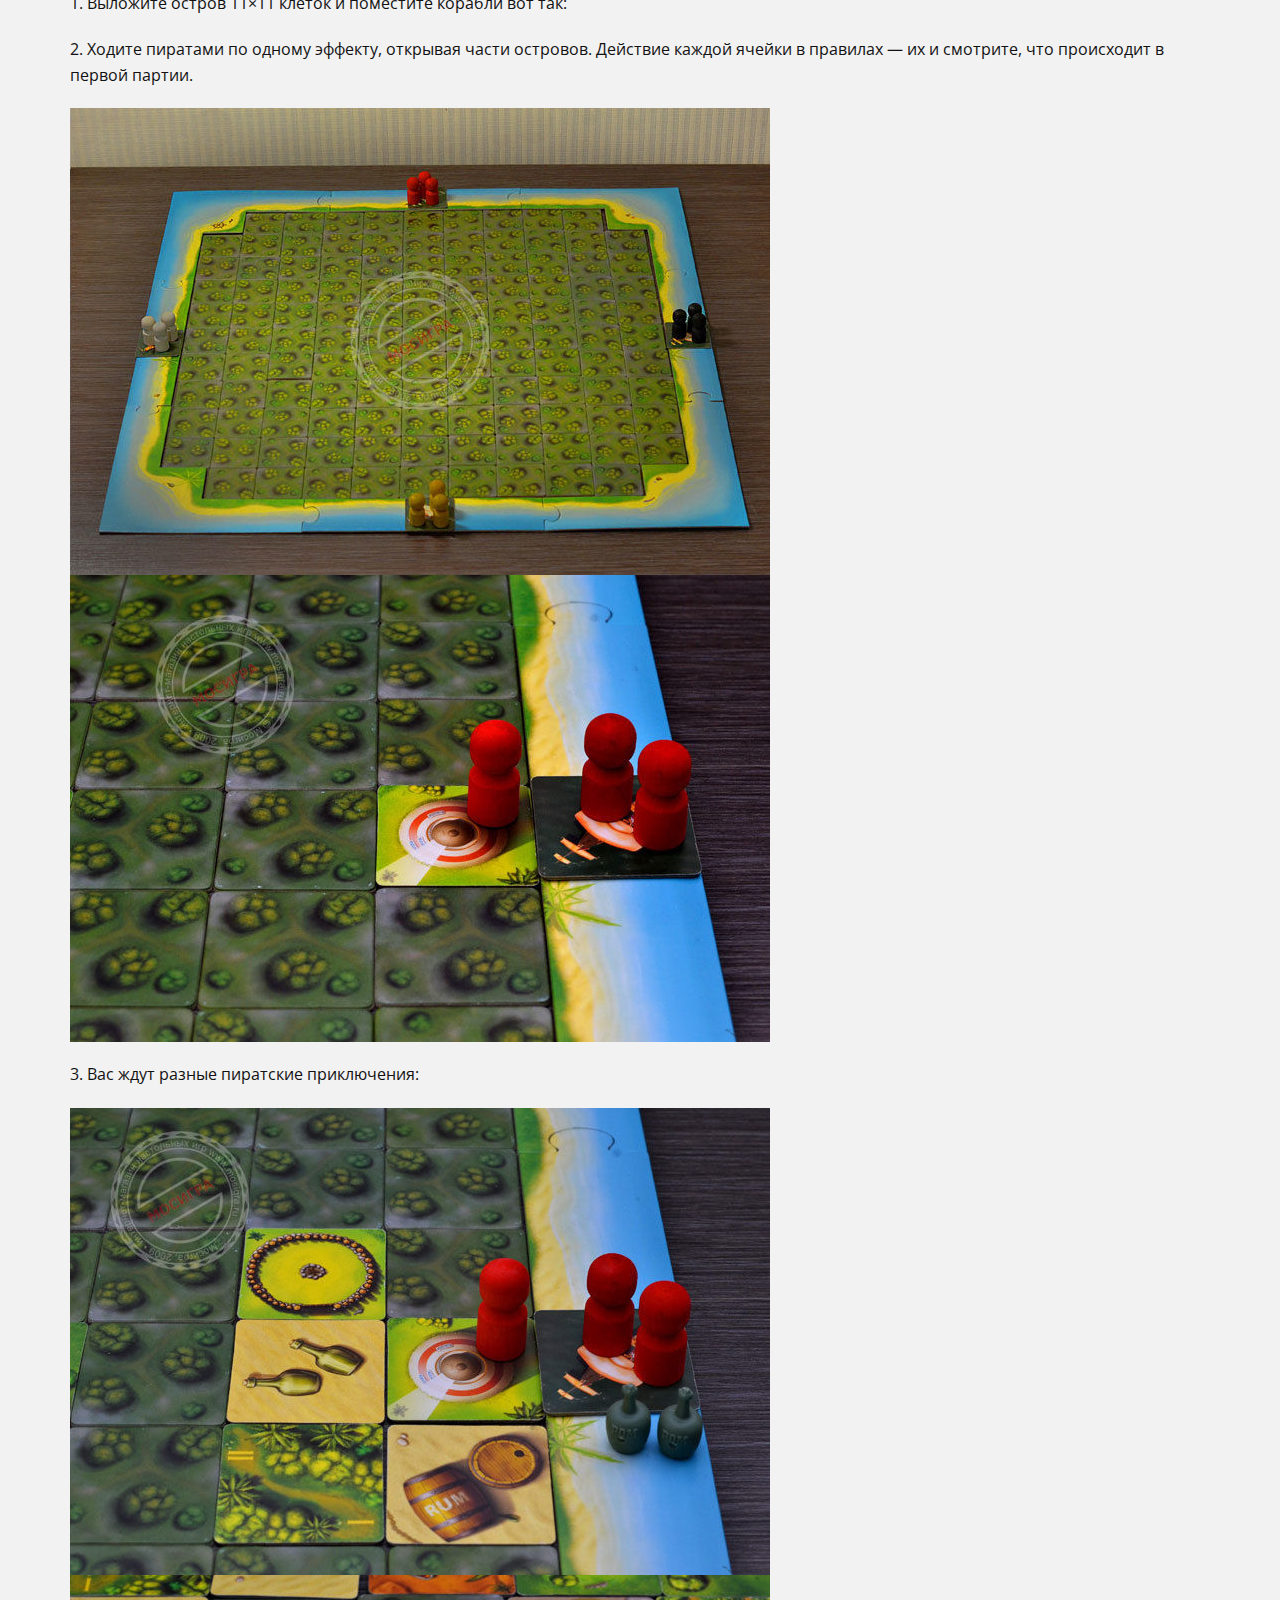
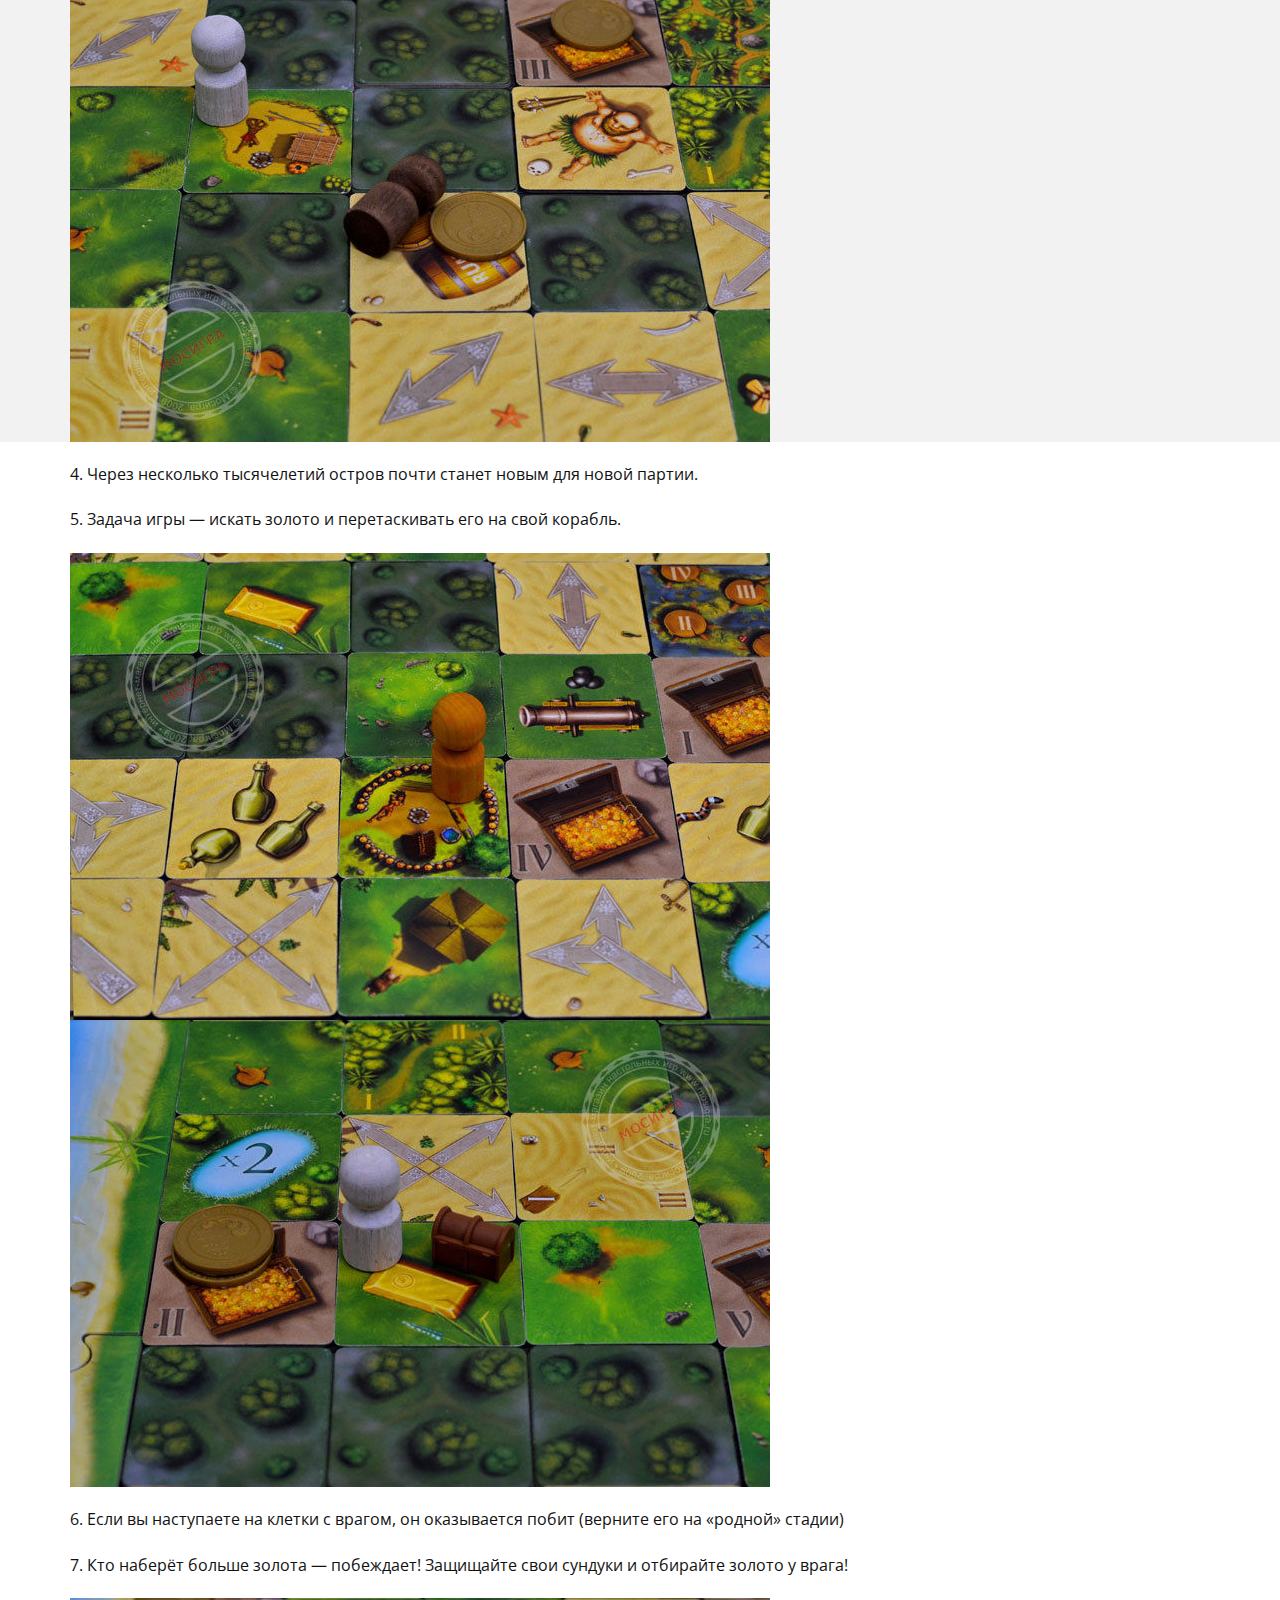
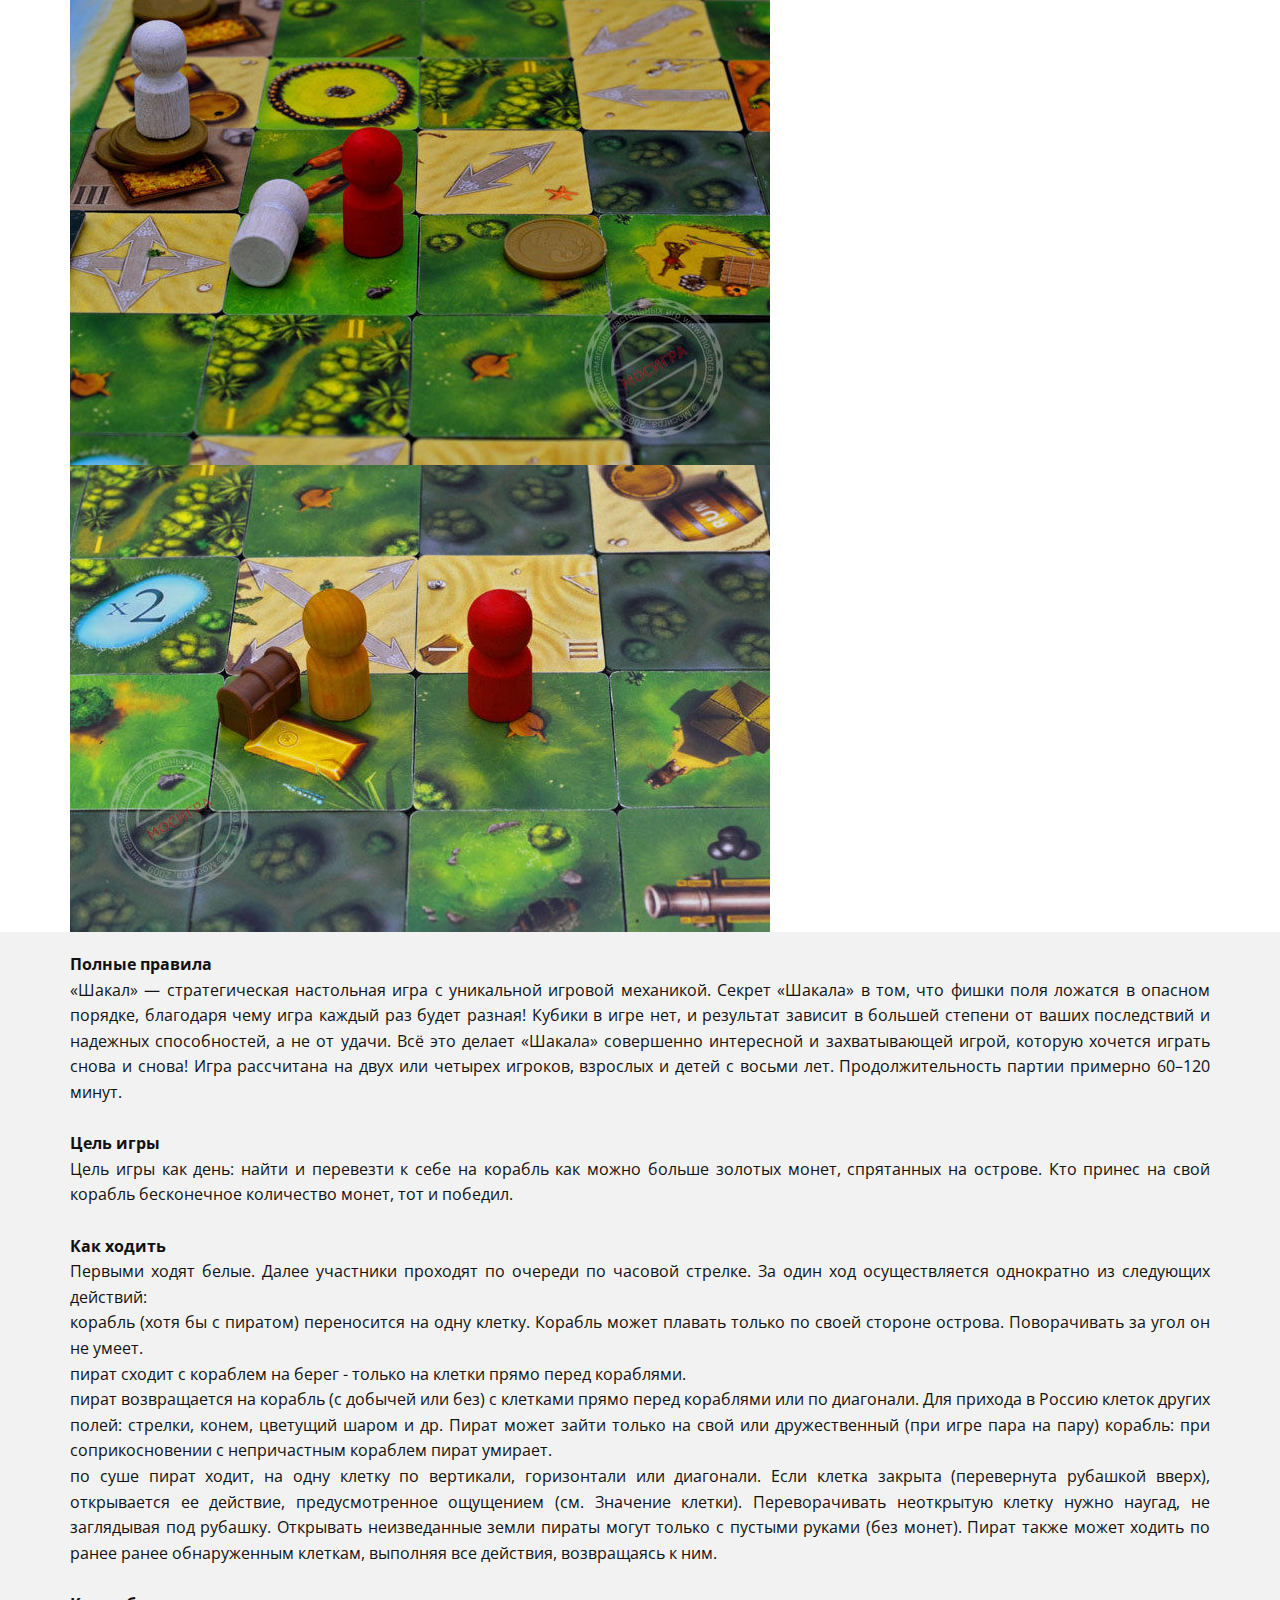
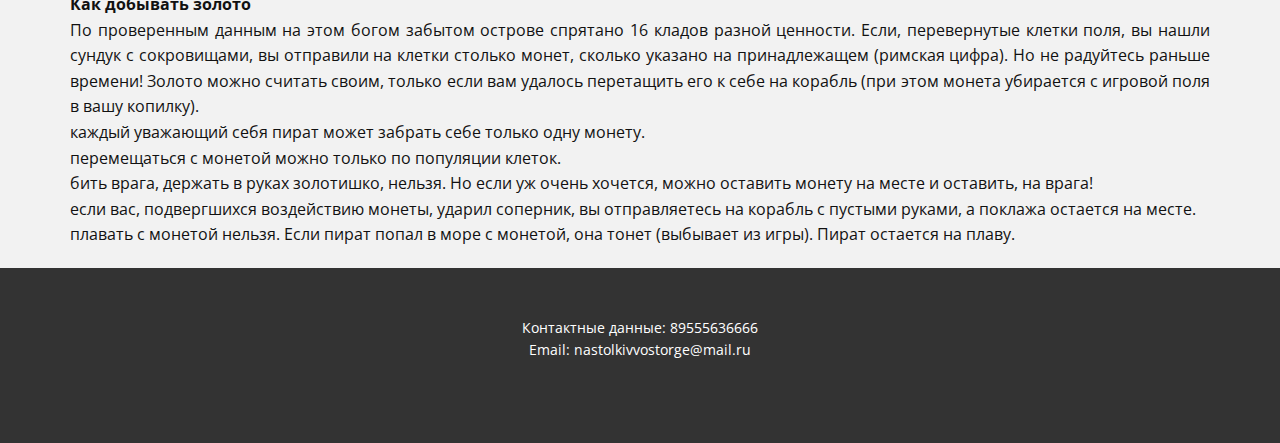
<file: Шакал.html>
<!DOCTYPE html>
<html style="font-size: 16px;">
  <head>
    <meta name="viewport" content="width=device-width, initial-scale=1.0">
    <meta charset="utf-8">
    <meta name="keywords" content="Sample Headline">
    <meta name="description" content="">
    <meta name="page_type" content="np-template-header-footer-from-plugin">
    <title>Шакал</title>
    <link rel="stylesheet" href="nicepage.css" media="screen">
<link rel="stylesheet" href="Шакал.css" media="screen">
    <script class="u-script" type="text/javascript" src="jquery.js" defer=""></script>
    <script class="u-script" type="text/javascript" src="nicepage.js" defer=""></script>
    <meta name="generator" content="Nicepage 4.10.5, nicepage.com">
    <link id="u-theme-google-font" rel="stylesheet" href="https://fonts.googleapis.com/css?family=Roboto:100,100i,300,300i,400,400i,500,500i,700,700i,900,900i|Open+Sans:300,300i,400,400i,500,500i,600,600i,700,700i,800,800i">
        <script type="application/ld+json">{
		"@context": "http://schema.org",
		"@type": "Organization",
		"name": "",
		"logo": "images/default-logo.png"
}</script>
    
    <meta name="theme-color" content="#478ac9">
    <meta property="og:title" content="Шакал">
    <meta property="og:type" content="website">
  </head>
  <body class="u-body u-xl-mode"><header class="u-clearfix u-header u-header" id="sec-eec4"><div class="u-clearfix u-sheet u-valign-middle u-sheet-1">
        <nav class="u-menu u-menu-dropdown u-offcanvas u-menu-1">
          <div class="menu-collapse" style="font-size: 1rem; letter-spacing: 0px;">
          </div>
          <div class="u-custom-menu u-nav-container">
            <ul class="u-nav u-unstyled u-nav-1"><li class="u-nav-item"><a class="u-button-style u-nav-link u-text-active-black u-text-hover-palette-2-base u-text-black" href="Главная.html" style="padding: 10px 20px;">Главная</a>
</li><li class="u-nav-item"><a class="u-button-style u-nav-link u-text-active-black u-text-hover-palette-2-base u-text-black" href="Клюедо.html" style="padding: 10px 20px;">Клюедо</a>
</li><li class="u-nav-item"><a class="u-button-style u-nav-link u-text-active-black u-text-hover-palette-2-base u-text-black" href="Монополия.html" style="padding: 10px 20px;">Монополия</a>
</li><li class="u-nav-item"><a class="u-button-style u-nav-link u-text-active-black u-text-hover-palette-2-base u-text-black" href="Коднеймс.html" style="padding: 10px 20px;">Коднеймс</a>
</li><li class="u-nav-item"><a class="u-button-style u-nav-link u-text-active-black u-text-hover-palette-2-base u-text-black" href="Шакал.html" style="padding: 10px 20px;">Шакал</a>
</li><li class="u-nav-item"><a class="u-button-style u-nav-link u-text-active-black u-text-hover-palette-2-base u-text-black" href="Имаджинариум.html" style="padding: 10px 20px;">Имаджинариум</a>
</li></ul>
          </div>
          <div class="u-custom-menu u-nav-container-collapse">
            <div class="u-black u-container-style u-inner-container-layout u-opacity u-opacity-95 u-sidenav">
              <div class="u-inner-container-layout u-sidenav-overflow">
                <div class="u-menu-close"></div>
                <ul class="u-align-center u-nav u-popupmenu-items u-unstyled u-nav-2"><li class="u-nav-item"><a class="u-button-style u-nav-link" href="Главная.html">Главная</a>
</li><li class="u-nav-item"><a class="u-button-style u-nav-link" href="Клюедо.html">Клюедо</a>
</li><li class="u-nav-item"><a class="u-button-style u-nav-link" href="Монополия.html">Монополия</a>
</li><li class="u-nav-item"><a class="u-button-style u-nav-link" href="Коднеймс.html">Коднеймс</a>
</li><li class="u-nav-item"><a class="u-button-style u-nav-link" href="Шакал.html">Шакал</a>
</li><li class="u-nav-item"><a class="u-button-style u-nav-link" href="Имаджинариум.html">Имаджинариум</a>
</li></ul>
              </div>
            </div>
            <div class="u-black u-menu-overlay u-opacity u-opacity-70"></div>
          </div>
        </nav>
      </div></header>
    <section class="u-clearfix u-grey-5 u-section-1" id="sec-93c6">
      <div class="u-clearfix u-sheet u-sheet-1">
        <div class="u-clearfix u-expanded-width u-gutter-10 u-layout-wrap u-layout-wrap-1">
          <div class="u-layout" style="">
            <div class="u-layout-row" style="">
              <div class="u-container-style u-layout-cell u-left-cell u-size-31 u-size-xs-60 u-layout-cell-1" src="">
                <div class="u-container-layout u-container-layout-1">
                  <h2 class="u-align-center u-text u-text-black u-text-default u-text-1">
                    <font style="vertical-align: inherit;">
                      <font style="vertical-align: inherit;">
                        <font style="vertical-align: inherit;"></font>
                      </font>
                    </font>
                    <font style="vertical-align: inherit;">
                      <font style="vertical-align: inherit;">
                        <font style="vertical-align: inherit;">
                          <font style="vertical-align: inherit;">
                            <font style="vertical-align: inherit;">
                              <font style="vertical-align: inherit;">
                                <font style="vertical-align: inherit;">
                                  <font style="vertical-align: inherit;">Шакал</font>
                                </font>
                              </font>
                            </font>
                          </font>
                        </font>
                      </font>
                    </font>
                    <font style="vertical-align: inherit;">
                      <font style="vertical-align: inherit;">
                        <font style="vertical-align: inherit;"></font>
                      </font>
                    </font>
                  </h2>
                  <p class="u-align-left u-text u-text-2">
                    <font style="vertical-align: inherit;">
                      <font style="vertical-align: inherit;">
                        <font style="vertical-align: inherit;">
                          <font style="vertical-align: inherit;">
                            <font style="vertical-align: inherit;">
                              <font style="vertical-align: inherit;">
                                <font style="vertical-align: inherit;">
                                  <font style="vertical-align: inherit;"> Настольная </font>
                                </font>
                              </font>
                            </font>
                          </font>
                        </font>
                      </font>
                    </font>
                    <font style="vertical-align: inherit;">
                      <font style="vertical-align: inherit;">
                        <font style="vertical-align: inherit;">
                          <font style="vertical-align: inherit;">
                            <font style="vertical-align: inherit;">
                              <font style="vertical-align: inherit;">
                                <font style="vertical-align: inherit;">
                                  <font style="vertical-align: inherit;">игра «Шакал», которая уже более тридцати лет остается одной из самых популярных среди любителей по-настоящему увлекательных игр, была придумана в МГУ, что дает нам право лишний раз порадоваться за гениальных соотечественников.&nbsp;</font>
                                </font>
                              </font>
                            </font>
                          </font>
                        </font>
                      </font>
                    </font>
                    <font style="vertical-align: inherit;">
                      <font style="vertical-align: inherit;">
                        <br>
                        <br>
                        <span style="font-weight: 700;">
                          <font style="vertical-align: inherit;">
                            <font style="vertical-align: inherit;">
                              <font style="vertical-align: inherit;">
                                <font style="vertical-align: inherit;">
                                  <font style="vertical-align: inherit;">

                                    <font style="vertical-align: inherit;">Она о млекопитающих из семейства псовых? </font>

                                  </font>
                                </font>
                              </font>
                            </font>
                          </font>
                        </span>
                      </font>
                    </font>
                    <font style="vertical-align: inherit;">
                      <font style="vertical-align: inherit;">
                        <br>
                        <font style="vertical-align: inherit;">
                          <font style="vertical-align: inherit;">
                            <font style="vertical-align: inherit;">
                              <font style="vertical-align: inherit;">
                                <font style="vertical-align: inherit;">
                                  <font style="vertical-align: inherit;">Нет, конечно! </font>
                                </font>
                              </font>
                            </font>
                          </font>
                        </font>
                      </font>
                      <font style="vertical-align: inherit;">
                        <font style="vertical-align: inherit;">
                          <font style="vertical-align: inherit;">
                            <font style="vertical-align: inherit;">
                              <font style="vertical-align: inherit;">
                                <font style="vertical-align: inherit;">
                                  <font style="vertical-align: inherit;">В игре речь идет о пиратах. </font>
                                </font>
                              </font>
                            </font>
                          </font>
                        </font>
                      </font>
                      <font style="vertical-align: inherit;">
                        <font style="vertical-align: inherit;">
                          <font style="vertical-align: inherit;">
                            <font style="vertical-align: inherit;">
                              <font style="vertical-align: inherit;">
                                <font style="vertical-align: inherit;">
                                  <font style="vertical-align: inherit;">В детстве, вероятно, каждый раз увлекался избранной тематикой – это и клады, сундуки с сокровищами, и корабли с пушками… Разве может быть такая игра скучной? </font>
                                </font>
                              </font>
                            </font>
                          </font>
                        </font>
                      </font>
                      <font style="vertical-align: inherit;">
                        <font style="vertical-align: inherit;">
                          <font style="vertical-align: inherit;">
                            <font style="vertical-align: inherit;">
                              <font style="vertical-align: inherit;">
                                <font style="vertical-align: inherit;">
                                  <font style="vertical-align: inherit;">От двух до четырех игроков берут под свое руководство группы из трех смелых пиратов и высаживаются на неследуемый остров. </font>
                                </font>
                              </font>
                            </font>
                          </font>
                        </font>
                      </font>
                      <font style="vertical-align: inherit;">
                        <font style="vertical-align: inherit;">
                          <font style="vertical-align: inherit;">
                            <font style="vertical-align: inherit;">
                              <font style="vertical-align: inherit;">
                                <font style="vertical-align: inherit;">
                                  <font style="vertical-align: inherit;">Найти сокровища может быть сложно – остров полон опасностей и ловушек!</font>
                                </font>
                              </font>
                            </font>
                          </font>
                        </font>
                      </font>
                      <font style="vertical-align: inherit;">
                        <font style="vertical-align: inherit;">
                          <font style="vertical-align: inherit;">
                            <font style="vertical-align: inherit;">
                              <font style="vertical-align: inherit;">
                                <font style="vertical-align: inherit;">
                                  <font style="vertical-align: inherit;">Да и найти сокровища мало – ведь надо бы их ещё и до корабля дотащить…Для всех пиратов мира!Купить игру "Шакал" будет приятно как тем, кто узнал о пиратах из книг Стивенсона, так и тем, своё начало с знакомство благодаря фильму про Капитан Джека Воробья. </font>
                                </font>
                              </font>
                            </font>
                          </font>
                        </font>
                      </font>
                      <font style="vertical-align: inherit;">
                        <font style="vertical-align: inherit;">
                          <font style="vertical-align: inherit;">
                            <font style="vertical-align: inherit;">
                              <font style="vertical-align: inherit;">
                                <font style="vertical-align: inherit;">
                                  <font style="vertical-align: inherit;">В любом случае, игра поразит воображение и навсегда останется любимой!</font>
                                </font>
                              </font>
                            </font>
                          </font>
                        </font>
                      </font>
                    </font>
                  </p>
                </div>
              </div>
              <div class="u-align-center u-container-style u-image u-image-contain u-layout-cell u-right-cell u-size-29 u-size-xs-60 u-image-1" src="images/a.jpg" data-image-width="750" data-image-height="568">
                <div class="u-container-layout u-valign-middle u-container-layout-2" src=""></div>
              </div>
            </div>
          </div>
        </div>
      </div>
    </section>
    <section class="u-clearfix u-section-2" id="sec-19d9">
      <div class="u-clearfix u-sheet u-sheet-1">
        <h2 class="u-align-center u-text u-text-black u-text-default u-text-1">
          <font style="vertical-align: inherit;">
            <font style="vertical-align: inherit;">
              <font style="vertical-align: inherit;"></font>
            </font>
          </font>
          <font style="vertical-align: inherit;">
            <font style="vertical-align: inherit;">
              <font style="vertical-align: inherit;">
                <font style="vertical-align: inherit;">
                  <font style="vertical-align: inherit;">
                    <font style="vertical-align: inherit;">
                      <font style="vertical-align: inherit;">
                        <font style="vertical-align: inherit;">Все</font>
                      </font>
                    </font>
                  </font>
                </font>
              </font>
            </font>
          </font>
          <font style="vertical-align: inherit;">
            <font style="vertical-align: inherit;">
              <font style="vertical-align: inherit;">
                <font style="vertical-align: inherit;"> виды игр</font>
              </font>
            </font>
          </font>
        </h2>
        <p class="u-align-center u-text u-text-2">
          <font style="vertical-align: inherit;">
            <font style="vertical-align: inherit;">
              <font style="vertical-align: inherit;">
                <font style="vertical-align: inherit;">
                  <font style="vertical-align: inherit;">
                    <font style="vertical-align: inherit;"> Помимо </font>
                  </font>
                </font>
              </font>
            </font>
          </font>
          <font style="vertical-align: inherit;">
            <font style="vertical-align: inherit;">
              <font style="vertical-align: inherit;">
                <font style="vertical-align: inherit;">
                  <font style="vertical-align: inherit;">
                    <font style="vertical-align: inherit;">стандартной версии Шакала, существует три обновленных: "Шакал Остров сокровищ", "Шакал Архипелаг" и "Шакал Подземелья"</font>
                  </font>
                </font>
              </font>
            </font>
          </font>
        </p>
        <div class="u-list u-list-1">
          <div class="u-repeater u-repeater-1">
            <div class="u-container-style u-custom-item u-image u-list-item u-repeater-item u-image-1" src="images/b.jpg" alt="" data-image-width="543" data-image-height="560">
              <div class="u-container-layout u-similar-container u-valign-top u-container-layout-1"></div>
            </div>
            <div class="u-container-style u-custom-item u-image u-list-item u-repeater-item u-image-2" src="images/c.jpg" alt="" data-image-width="543" data-image-height="560">
              <div class="u-container-layout u-similar-container u-valign-top u-container-layout-2"></div>
            </div>
            <div class="u-container-style u-custom-item u-image u-list-item u-repeater-item u-image-3" src="images/d.jpg" alt="" data-image-width="543" data-image-height="560">
              <div class="u-container-layout u-similar-container u-valign-top u-container-layout-3"></div>
            </div>
          </div>
        </div>
        <p class="u-align-left u-text u-text-3">
          <font style="vertical-align: inherit;">
            <font style="vertical-align: inherit;"></font>
          </font>
          <font style="vertical-align: inherit;">
            <font style="vertical-align: inherit;">Первое издание увидело свет в 2009 году, а несколько лет спустя "Шакал" получил титул "Лучшая стратегия 2012 года". </font>
            <font style="vertical-align: inherit;">С тех пор было опубликовано несколько разных изданий игры, а также добавлено. </font>
            <font style="vertical-align: inherit;">Версия, которая перед вами сейчас, возможно, может считаться удобной, ведь она уже включена в дополнение, сама также является рамкой для островов. </font>
            <font style="vertical-align: inherit;">Плюс к этому, в правилах вы найдете ответы на вопросы, касающиеся важных нюансов и тонкостей игры и словарь морских ругательств в качестве бонуса.</font>
          </font>
        </p>
        <p class="u-align-left u-text u-text-4">
          <font style="vertical-align: inherit;">
            <font style="vertical-align: inherit;">
              <font style="vertical-align: inherit;">
                <font style="vertical-align: inherit;"></font>
              </font>
            </font>
          </font>
          <font style="vertical-align: inherit;">
            <font style="vertical-align: inherit;">Старый грозный пират Шакал, одно только имя которого держало в страхе все корабли испанских морей, решил надежно спрятать все свои сокровища. </font>
            <font style="vertical-align: inherit;">Любой пират знает, что лучшее место, где можно это сделать – необитаемый остров. </font>
            <font style="vertical-align: inherit;">Слишком много флибустьеров прознало про сокровища. </font>
            <font style="vertical-align: inherit;">Теперь они все здесь, подгоняемые жаждой наживы. Вам и ожидаемому предстоит выполнить шаг за шагом обнаружения, обучиться попутно обнаруживать новые навыки и добиться, схлестнуться в беспощадной схватке с другими пиратами, и, естественно, вскоре унести на свое золото прошлого Шакала.</font>
          </font>
        </p>
        <p class="u-align-left u-text u-text-5">
          <font style="vertical-align: inherit;">
            <font style="vertical-align: inherit;">
              <font style="vertical-align: inherit;">
                <font style="vertical-align: inherit;"></font>
              </font>
            </font>
          </font>
          <font style="vertical-align: inherit;">
            <font style="vertical-align: inherit;">Двадцать лет назад капитан Шакал спрятал свои сокровища в пещере на южной оконечности Острова Сокровищ. </font>
            <font style="vertical-align: inherit;">Он разделил клад на 28 значительных частей и каждую из них запер в сундук, стоящий в одном из залов большой пещеры, расположенной под островом.</font>
          </font>
          <br>
          <font style="vertical-align: inherit;">
            <font style="vertical-align: inherit;">Сегодня наша пиратская команда подошла к острову набрать воды и пополнить запасы провианта. </font>
            <font style="vertical-align: inherit;">Квартирмейстер Джо Борода признался, что знает, где вход в пещеру. </font>
            <font style="vertical-align: inherit;">Мы решили потратить пару дней на то, чтобы найти сокровища.</font>
          </font>
          <br>
          <font style="vertical-align: inherit;">
            <font style="vertical-align: inherit;">После разведки стало ясно: тысяча чертей, это действительно клад капитана Шакала! </font>
            <font style="vertical-align: inherit;">Теперь тот, кто найдет больше всего золота, получит большую долю при дележе добычи. </font>
            <font style="vertical-align: inherit;">Каррамба, вы еще читаете? </font>
            <font style="vertical-align: inherit;">Быстрее за золотом!&nbsp;</font>
          </font>
        </p>
      </div>
    </section>
    <section class="u-clearfix u-grey-5 u-section-3" id="sec-950c">
      <div class="u-clearfix u-sheet u-sheet-1">
        <h2 class="u-align-center u-text u-text-black u-text-default u-text-1">
          <font style="vertical-align: inherit;">
            <font style="vertical-align: inherit;">Правила игры</font>
          </font>
        </h2>
        <p class="u-align-center u-text u-text-default u-text-2">
          <font style="vertical-align: inherit;">
            <font style="vertical-align: inherit;">Шакал Остров сокровищ</font>
          </font>
        </p>
        <p class="u-align-left u-text u-text-3">
          <font style="vertical-align: inherit;">
            <font style="vertical-align: inherit;">
              <font style="vertical-align: inherit;">
                <font style="vertical-align: inherit;"></font>
              </font>
            </font>
          </font>
          <font style="vertical-align: inherit;">
            <font style="vertical-align: inherit;">1. Выложите остров 11×11 клеток и поместите корабли вот так:</font>
          </font>
        </p>
        <p class="u-align-left u-text u-text-4">
          <font style="vertical-align: inherit;">
            <font style="vertical-align: inherit;">
              <font style="vertical-align: inherit;">
                <font style="vertical-align: inherit;">
                  <font style="vertical-align: inherit;">
                    <font style="vertical-align: inherit;"></font>
                  </font>
                </font>
              </font>
            </font>
          </font>
          <font style="vertical-align: inherit;">
            <font style="vertical-align: inherit;">2. Ходите пиратами по одному эффекту, открывая части островов. </font>
            <font style="vertical-align: inherit;">Действие каждой ячейки в правилах — их и смотрите, что происходит в первой партии.</font>
          </font>
        </p>
        <img class="u-image u-image-default u-image-1" src="images/5.jpg" alt="" data-image-width="700" data-image-height="467">
        <img class="u-image u-image-default u-image-2" src="images/6.jpg" alt="" data-image-width="700" data-image-height="467">
        <p class="u-align-left u-text u-text-5">
          <font style="vertical-align: inherit;">
            <font style="vertical-align: inherit;">
              <font style="vertical-align: inherit;">
                <font style="vertical-align: inherit;">
                  <font style="vertical-align: inherit;">
                    <font style="vertical-align: inherit;"></font>
                  </font>
                </font>
              </font>
            </font>
          </font>
          <font style="vertical-align: inherit;">
            <font style="vertical-align: inherit;">3. Вас ждут разные пиратские приключения:</font>
          </font>
        </p>
        <img class="u-image u-image-default u-image-3" src="images/7.jpg" alt="" data-image-width="700" data-image-height="467">
        <img class="u-image u-image-default u-image-4" src="images/8.jpg" alt="" data-image-width="700" data-image-height="467">
      </div>
    </section>
    <section class="u-clearfix u-section-4" id="sec-668c">
      <div class="u-clearfix u-sheet u-sheet-1">
        <p class="u-align-left u-text u-text-1">
          <font style="vertical-align: inherit;">
            <font style="vertical-align: inherit;">
              <font style="vertical-align: inherit;">
                <font style="vertical-align: inherit;">
                  <font style="vertical-align: inherit;">
                    <font style="vertical-align: inherit;">
                      <font style="vertical-align: inherit;">
                        <font style="vertical-align: inherit;"></font>
                      </font>
                    </font>
                  </font>
                </font>
              </font>
            </font>
          </font>
          <font style="vertical-align: inherit;">
            <font style="vertical-align: inherit;">4. Через несколько тысячелетий остров почти станет новым для новой партии.</font>
          </font>
        </p>
        <p class="u-align-left u-text u-text-2">
          <font style="vertical-align: inherit;">
            <font style="vertical-align: inherit;">
              <font style="vertical-align: inherit;">
                <font style="vertical-align: inherit;">
                  <font style="vertical-align: inherit;">
                    <font style="vertical-align: inherit;">
                      <font style="vertical-align: inherit;">
                        <font style="vertical-align: inherit;">
                          <font style="vertical-align: inherit;">
                            <font style="vertical-align: inherit;"></font>
                          </font>
                        </font>
                      </font>
                    </font>
                  </font>
                </font>
              </font>
            </font>
          </font>
          <font style="vertical-align: inherit;">
            <font style="vertical-align: inherit;">5. Задача игры — искать золото и перетаскивать его на свой корабль.</font>
          </font>
        </p>
        <img class="u-image u-image-default u-image-1" src="images/9.jpg" alt="" data-image-width="700" data-image-height="467">
        <img class="u-image u-image-default u-image-2" src="images/10.jpg" alt="" data-image-width="700" data-image-height="467">
        <p class="u-align-left u-text u-text-3">
          <font style="vertical-align: inherit;">
            <font style="vertical-align: inherit;">
              <font style="vertical-align: inherit;">
                <font style="vertical-align: inherit;">
                  <font style="vertical-align: inherit;">
                    <font style="vertical-align: inherit;">
                      <font style="vertical-align: inherit;">
                        <font style="vertical-align: inherit;">
                          <font style="vertical-align: inherit;">
                            <font style="vertical-align: inherit;"></font>
                          </font>
                        </font>
                      </font>
                    </font>
                  </font>
                </font>
              </font>
            </font>
          </font>
          <font style="vertical-align: inherit;">
            <font style="vertical-align: inherit;">6. Если вы наступаете на клетки с врагом, он оказывается побит (верните его на «родной» стадии)</font>
          </font>
        </p>
        <p class="u-align-left u-text u-text-4">
          <font style="vertical-align: inherit;">
            <font style="vertical-align: inherit;">
              <font style="vertical-align: inherit;">
                <font style="vertical-align: inherit;">
                  <font style="vertical-align: inherit;">
                    <font style="vertical-align: inherit;">
                      <font style="vertical-align: inherit;">
                        <font style="vertical-align: inherit;">
                          <font style="vertical-align: inherit;">
                            <font style="vertical-align: inherit;">
                              <font style="vertical-align: inherit;">
                                <font style="vertical-align: inherit;"></font>
                              </font>
                            </font>
                          </font>
                        </font>
                      </font>
                    </font>
                  </font>
                </font>
              </font>
            </font>
          </font>
          <font style="vertical-align: inherit;">
            <font style="vertical-align: inherit;">7. Кто наберёт больше золота — побеждает! </font>
            <font style="vertical-align: inherit;">Защищайте свои сундуки и отбирайте золото у врага!</font>
          </font>
        </p>
        <img class="u-image u-image-default u-image-3" src="images/11.jpg" alt="" data-image-width="700" data-image-height="467">
        <img class="u-image u-image-default u-image-4" src="images/12.jpg" alt="" data-image-width="700" data-image-height="467">
      </div>
    </section>
    <section class="u-align-center u-clearfix u-grey-5 u-section-5" id="sec-72f0">
      <div class="u-clearfix u-sheet u-sheet-1">
        <p class="u-align-justify u-text u-text-1">
          <font style="vertical-align: inherit;">
            <font style="vertical-align: inherit;">
              <span style="font-weight: 700;">Полные правила</span>&nbsp;<br>«Шакал» — стратегическая настольная игра с уникальной игровой механикой. 
            </font>
            <font style="vertical-align: inherit;">Секрет «Шакала» в том, что фишки поля ложатся в опасном порядке, благодаря чему игра каждый раз будет разная! </font>
            <font style="vertical-align: inherit;">Кубики в игре нет, и результат зависит в большей степени от ваших последствий и надежных способностей, а не от удачи. </font>
            <font style="vertical-align: inherit;">Всё это делает «Шакала» совершенно интересной и захватывающей игрой, которую хочется играть снова и снова! </font>
            <font style="vertical-align: inherit;">Игра рассчитана на двух или четырех игроков, взрослых и детей с восьми лет. </font>
            <font style="vertical-align: inherit;">Продолжительность партии примерно 60–120 минут.</font>
          </font>
          <br>
          <br>
          <font style="vertical-align: inherit;">
            <font style="vertical-align: inherit;">
              <span style="font-weight: 700;">Цель игры</span>
              <br>Цель игры как день: найти и перевезти к себе на корабль как можно больше золотых монет, спрятанных на острове. 
            </font>
            <font style="vertical-align: inherit;">Кто принес на свой корабль бесконечное количество монет, тот и победил.</font>
          </font>
          <br>
          <br>
          <font style="vertical-align: inherit;">
            <font style="vertical-align: inherit;">
              <span style="font-weight: 700;">Как ходить</span>
              <br>Первыми ходят белые. 
            </font>
            <font style="vertical-align: inherit;">Далее участники проходят по очереди по часовой стрелке. </font>
            <font style="vertical-align: inherit;">За один ход осуществляется однократно из следующих действий: </font>
          </font>
          <br>
          <font style="vertical-align: inherit;">
            <font style="vertical-align: inherit;">корабль (хотя бы с пиратом) переносится на одну клетку. </font>
            <font style="vertical-align: inherit;">Корабль может плавать только по своей стороне острова. </font>
            <font style="vertical-align: inherit;">Поворачивать за угол он не умеет. </font>
          </font>
          <br>
          <font style="vertical-align: inherit;">
            <font style="vertical-align: inherit;">пират сходит с кораблем на берег - только на клетки прямо перед кораблями. </font>
          </font>
          <br>
          <font style="vertical-align: inherit;">
            <font style="vertical-align: inherit;">пират возвращается на корабль (с добычей или без) с клетками прямо перед кораблями или по диагонали. </font>
            <font style="vertical-align: inherit;">Для прихода в Россию клеток других полей: стрелки, конем, цветущий шаром и др. </font>
            <font style="vertical-align: inherit;">Пират может зайти только на свой или дружественный (при игре пара на пару) корабль: при соприкосновении с непричастным кораблем пират умирает.</font>
          </font>
          <br>
          <font style="vertical-align: inherit;">
            <font style="vertical-align: inherit;">по суше пират ходит, на одну клетку по вертикали, горизонтали или диагонали. </font>
            <font style="vertical-align: inherit;">Если клетка закрыта (перевернута рубашкой вверх), открывается ее действие, предусмотренное ощущением (см. Значение клетки). </font>
            <font style="vertical-align: inherit;">Переворачивать неоткрытую клетку нужно наугад, не заглядывая под рубашку. </font>
            <font style="vertical-align: inherit;">Открывать неизведанные земли пираты могут только с пустыми руками (без монет). </font>
            <font style="vertical-align: inherit;">Пират также может ходить по ранее ранее обнаруженным клеткам, выполняя все действия, возвращаясь к ним.</font>
          </font>
          <br>
          <br>
          <font style="vertical-align: inherit;">
            <font style="vertical-align: inherit;">
              <span style="font-weight: 700;">Как добывать золото</span>
              <br>По проверенным данным на этом богом забытом острове спрятано 16 кладов разной ценности. 
            </font>
            <font style="vertical-align: inherit;">Если, перевернутые клетки поля, вы нашли сундук с сокровищами, вы отправили на клетки столько монет, сколько указано на принадлежащем (римская цифра). </font>
            <font style="vertical-align: inherit;">Но не радуйтесь раньше времени! </font>
            <font style="vertical-align: inherit;">Золото можно считать своим, только если вам удалось перетащить его к себе на корабль (при этом монета убирается с игровой поля в вашу копилку). </font>
          </font>
          <br>
          <font style="vertical-align: inherit;">
            <font style="vertical-align: inherit;">каждый уважающий себя пират может забрать себе только одну монету. </font>
          </font>
          <br>
          <font style="vertical-align: inherit;">
            <font style="vertical-align: inherit;">перемещаться с монетой можно только по популяции клеток. </font>
          </font>
          <br>
          <font style="vertical-align: inherit;">
            <font style="vertical-align: inherit;">бить врага, держать в руках золотишко, нельзя. </font>
            <font style="vertical-align: inherit;">Но если уж очень хочется, можно оставить монету на месте и оставить, на врага! </font>
          </font>
          <br>
          <font style="vertical-align: inherit;">
            <font style="vertical-align: inherit;">если вас, подвергшихся воздействию монеты, ударил соперник, вы отправляетесь на корабль с пустыми руками, а поклажа остается на месте.</font>
          </font>
          <br>
          <font style="vertical-align: inherit;">
            <font style="vertical-align: inherit;">плавать с монетой нельзя. </font>
            <font style="vertical-align: inherit;">Если пират попал в море с монетой, она тонет (выбывает из игры). </font>
            <font style="vertical-align: inherit;">Пират остается на плаву.</font>
          </font>
          <br>
        </p>
      </div>
    </section>


    
    <footer class="u-align-center u-clearfix u-footer u-grey-80 u-footer" id="sec-06a1"><div class="u-clearfix u-sheet u-sheet-1">
        <p class="u-small-text u-text u-text-variant u-text-1">Контактные данные: 89555636666<br>Email: nastolkivvostorge@mail.ru
        </p>
      </div></footer>
    <section class="u-backlink u-clearfix u-grey-80">
    </section>
  </body>
</html>
</file>
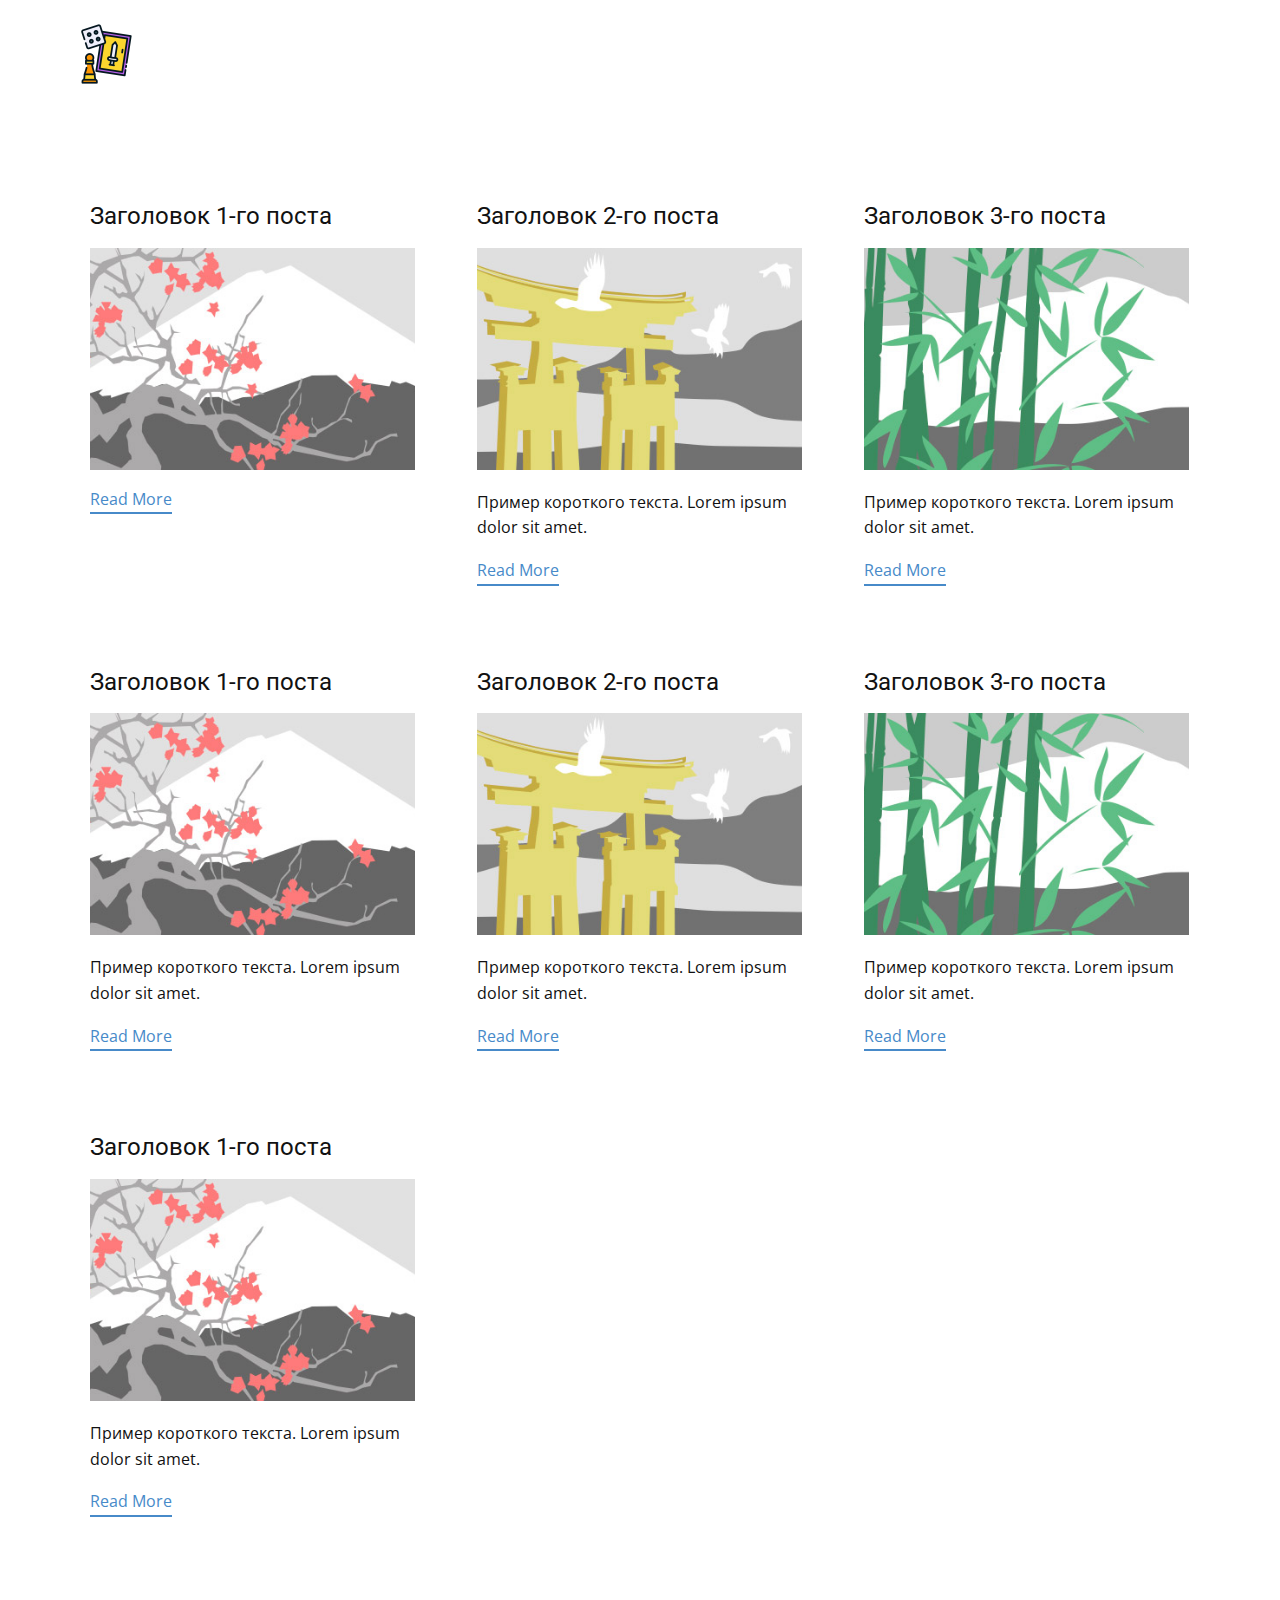
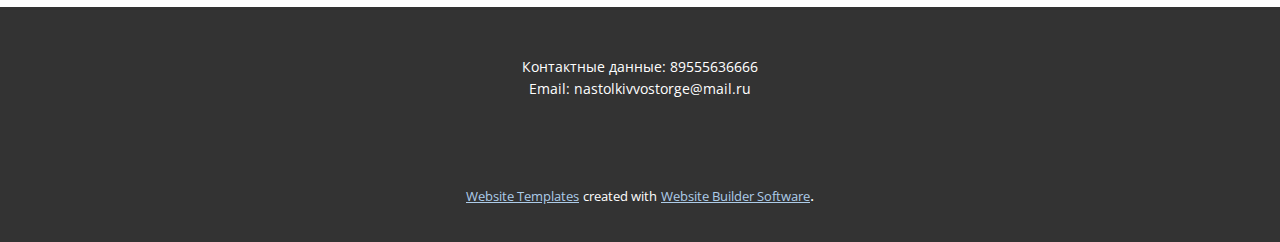
<file: blog/blog.html>
<html style="font-size: 16px;"><head>
    <meta name="viewport" content="width=device-width, initial-scale=1.0">
    <meta charset="utf-8">
    <meta name="keywords" content="">
    <meta name="description" content="">
    <meta name="page_type" content="np-template-header-footer-from-plugin">
    <title>Blog Template</title>
    <link rel="stylesheet" href="../nicepage.css" media="screen">
<link rel="stylesheet" href="../Blog-Template.css" media="screen">
    <script class="u-script" type="text/javascript" src="../jquery.js" defer=""></script>
    <script class="u-script" type="text/javascript" src="../nicepage.js" defer=""></script>
    <meta name="generator" content="Nicepage 4.10.5, nicepage.com">
    <link id="u-theme-google-font" rel="stylesheet" href="https://fonts.googleapis.com/css?family=Roboto:100,100i,300,300i,400,400i,500,500i,700,700i,900,900i|Open+Sans:300,300i,400,400i,500,500i,600,600i,700,700i,800,800i">
    
    
    <script type="application/ld+json">{
		"@context": "http://schema.org",
		"@type": "Organization",
		"name": "",
		"logo": "images/default-logo.png"
}</script>
    <meta name="theme-color" content="#478ac9">
  </head>
  <body class="u-body u-xl-mode"><header class="u-clearfix u-header u-header" id="sec-eec4"><div class="u-clearfix u-sheet u-valign-middle u-sheet-1">
        <a href="https://nicepage.com" class="u-image u-logo u-image-1">
          <img src="../images/default-logo.png" class="u-logo-image u-logo-image-1">
        </a>
        <nav class="u-menu u-menu-dropdown u-offcanvas u-menu-1">
          <div class="menu-collapse" style="font-size: 1rem; letter-spacing: 0px;">
            <a class="u-button-style u-custom-left-right-menu-spacing u-custom-padding-bottom u-custom-text-active-color u-custom-text-color u-custom-top-bottom-menu-spacing u-nav-link u-text-active-palette-1-base u-text-hover-palette-2-base" href="#">
              <svg class="u-svg-link" viewBox="0 0 24 24"><use xmlns:xlink="http://www.w3.org/1999/xlink" xlink:href="#menu-hamburger"></use></svg>
              <svg class="u-svg-content" version="1.1" id="menu-hamburger" viewBox="0 0 16 16" x="0px" y="0px" xmlns:xlink="http://www.w3.org/1999/xlink" xmlns="http://www.w3.org/2000/svg"><g><rect y="1" width="16" height="2"></rect><rect y="7" width="16" height="2"></rect><rect y="13" width="16" height="2"></rect>
</g></svg>
            </a>
          </div>
          <div class="u-custom-menu u-nav-container">
            <ul class="u-nav u-unstyled u-nav-1"><li class="u-nav-item"><a class="u-button-style u-nav-link u-text-active-white u-text-hover-palette-2-base u-text-white" href="../Главная.html" style="padding: 10px 20px;">Главная</a>
</li><li class="u-nav-item"><a class="u-button-style u-nav-link u-text-active-white u-text-hover-palette-2-base u-text-white" href="../Клюедо.html" style="padding: 10px 20px;">Клюедо</a>
</li><li class="u-nav-item"><a class="u-button-style u-nav-link u-text-active-white u-text-hover-palette-2-base u-text-white" href="../Монополия.html" style="padding: 10px 20px;">Монополия</a>
</li><li class="u-nav-item"><a class="u-button-style u-nav-link u-text-active-white u-text-hover-palette-2-base u-text-white" href="../Коднеймс.html" style="padding: 10px 20px;">Коднеймс</a>
</li><li class="u-nav-item"><a class="u-button-style u-nav-link u-text-active-white u-text-hover-palette-2-base u-text-white" href="../Шакал.html" style="padding: 10px 20px;">Шакал</a>
</li><li class="u-nav-item"><a class="u-button-style u-nav-link u-text-active-white u-text-hover-palette-2-base u-text-white" href="../Имаджинариум.html" style="padding: 10px 20px;">Имаджинариум</a>
</li></ul>
          </div>
          <div class="u-custom-menu u-nav-container-collapse">
            <div class="u-black u-container-style u-inner-container-layout u-opacity u-opacity-95 u-sidenav">
              <div class="u-inner-container-layout u-sidenav-overflow">
                <div class="u-menu-close"></div>
                <ul class="u-align-center u-nav u-popupmenu-items u-unstyled u-nav-2"><li class="u-nav-item"><a class="u-button-style u-nav-link" href="../Главная.html">Главная</a>
</li><li class="u-nav-item"><a class="u-button-style u-nav-link" href="../Клюедо.html">Клюедо</a>
</li><li class="u-nav-item"><a class="u-button-style u-nav-link" href="../Монополия.html">Монополия</a>
</li><li class="u-nav-item"><a class="u-button-style u-nav-link" href="../Коднеймс.html">Коднеймс</a>
</li><li class="u-nav-item"><a class="u-button-style u-nav-link" href="../Шакал.html">Шакал</a>
</li><li class="u-nav-item"><a class="u-button-style u-nav-link" href="../Имаджинариум.html">Имаджинариум</a>
</li></ul>
              </div>
            </div>
            <div class="u-black u-menu-overlay u-opacity u-opacity-70"></div>
          </div>
        </nav>
      </div></header>
    <section class="u-clearfix u-section-1" id="sec-afda">
      <div class="u-clearfix u-sheet u-valign-middle u-sheet-1"><!--blog--><!--blog_options_json--><!--{"type":"Recent","source":"","tags":"","count":""}--><!--/blog_options_json-->
        <div class="u-blog u-expanded-width u-repeater u-repeater-1"><!--blog_post-->
          <div class="u-blog-post u-container-style u-repeater-item u-white u-repeater-item-1">
            <div class="u-container-layout u-similar-container u-valign-top u-container-layout-1"><!--blog_post_header-->
              <h4 class="u-blog-control u-text u-text-1">
                <a class="u-post-header-link" href="../blog/пост-6.html"><!--blog_post_header_content-->Заголовок 1-го поста<!--/blog_post_header_content--></a>
              </h4><!--/blog_post_header--><!--blog_post_image-->
              <a class="u-post-header-link" href="../blog/пост-6.html"><img alt="" class="u-blog-control u-expanded-width u-image u-image-default u-image-1" src="[data-uri]"></a><!--/blog_post_image--><!--blog_post_content-->
              <!--/blog_post_content--><!--blog_post_readmore-->
              <a href="../blog/пост-6.html" class="u-blog-control u-border-2 u-border-palette-1-base u-btn u-btn-rectangle u-button-style u-none u-btn-1"><!--blog_post_readmore_content--><!--options_json--><!--{"content":"Read More","defaultValue":"Читать дальше"}--><!--/options_json-->Read More<!--/blog_post_readmore_content--></a><!--/blog_post_readmore-->
            </div>
          </div><div class="u-blog-post u-container-style u-repeater-item u-video-cover u-white">
            <div class="u-container-layout u-similar-container u-valign-top u-container-layout-2"><!--blog_post_header-->
              <h4 class="u-blog-control u-text u-text-3">
                <a class="u-post-header-link" href="../blog/пост-5.html"><!--blog_post_header_content-->Заголовок 2-го поста<!--/blog_post_header_content--></a>
              </h4><!--/blog_post_header--><!--blog_post_image-->
              <a class="u-post-header-link" href="../blog/пост-5.html"><img alt="" class="u-blog-control u-expanded-width u-image u-image-default u-image-2" src="[data-uri]"></a><!--/blog_post_image--><!--blog_post_content-->
              <div class="u-blog-control u-post-content u-text u-text-4 fr-view">Пример короткого текста. Lorem ipsum dolor sit amet.</div><!--/blog_post_content--><!--blog_post_readmore-->
              <a href="../blog/пост-5.html" class="u-blog-control u-border-2 u-border-palette-1-base u-btn u-btn-rectangle u-button-style u-none u-btn-2"><!--blog_post_readmore_content--><!--options_json--><!--{"content":"Read More","defaultValue":"Читать дальше"}--><!--/options_json-->Read More<!--/blog_post_readmore_content--></a><!--/blog_post_readmore-->
            </div>
          </div><div class="u-blog-post u-container-style u-repeater-item u-video-cover u-white">
            <div class="u-container-layout u-similar-container u-valign-top u-container-layout-3"><!--blog_post_header-->
              <h4 class="u-blog-control u-text u-text-5">
                <a class="u-post-header-link" href="../blog/пост-4.html"><!--blog_post_header_content-->Заголовок 3-го поста<!--/blog_post_header_content--></a>
              </h4><!--/blog_post_header--><!--blog_post_image-->
              <a class="u-post-header-link" href="../blog/пост-4.html"><img alt="" class="u-blog-control u-expanded-width u-image u-image-default u-image-3" src="[data-uri]"></a><!--/blog_post_image--><!--blog_post_content-->
              <div class="u-blog-control u-post-content u-text u-text-6 fr-view">Пример короткого текста. Lorem ipsum dolor sit amet.</div><!--/blog_post_content--><!--blog_post_readmore-->
              <a href="../blog/пост-4.html" class="u-blog-control u-border-2 u-border-palette-1-base u-btn u-btn-rectangle u-button-style u-none u-btn-3"><!--blog_post_readmore_content--><!--options_json--><!--{"content":"Read More","defaultValue":"Читать дальше"}--><!--/options_json-->Read More<!--/blog_post_readmore_content--></a><!--/blog_post_readmore-->
            </div>
          </div><div class="u-blog-post u-container-style u-repeater-item u-white u-repeater-item-1">
            <div class="u-container-layout u-similar-container u-valign-top u-container-layout-1"><!--blog_post_header-->
              <h4 class="u-blog-control u-text u-text-1">
                <a class="u-post-header-link" href="../blog/пост-3.html"><!--blog_post_header_content-->Заголовок 1-го поста<!--/blog_post_header_content--></a>
              </h4><!--/blog_post_header--><!--blog_post_image-->
              <a class="u-post-header-link" href="../blog/пост-3.html"><img alt="" class="u-blog-control u-expanded-width u-image u-image-default u-image-1" src="[data-uri]"></a><!--/blog_post_image--><!--blog_post_content-->
              <div class="u-blog-control u-post-content u-text u-text-2 fr-view">Пример короткого текста. Lorem ipsum dolor sit amet.</div><!--/blog_post_content--><!--blog_post_readmore-->
              <a href="../blog/пост-3.html" class="u-blog-control u-border-2 u-border-palette-1-base u-btn u-btn-rectangle u-button-style u-none u-btn-1"><!--blog_post_readmore_content--><!--options_json--><!--{"content":"Read More","defaultValue":"Читать дальше"}--><!--/options_json-->Read More<!--/blog_post_readmore_content--></a><!--/blog_post_readmore-->
            </div>
          </div><div class="u-blog-post u-container-style u-repeater-item u-video-cover u-white">
            <div class="u-container-layout u-similar-container u-valign-top u-container-layout-2"><!--blog_post_header-->
              <h4 class="u-blog-control u-text u-text-3">
                <a class="u-post-header-link" href="../blog/пост-2.html"><!--blog_post_header_content-->Заголовок 2-го поста<!--/blog_post_header_content--></a>
              </h4><!--/blog_post_header--><!--blog_post_image-->
              <a class="u-post-header-link" href="../blog/пост-2.html"><img alt="" class="u-blog-control u-expanded-width u-image u-image-default u-image-2" src="[data-uri]"></a><!--/blog_post_image--><!--blog_post_content-->
              <div class="u-blog-control u-post-content u-text u-text-4 fr-view">Пример короткого текста. Lorem ipsum dolor sit amet.</div><!--/blog_post_content--><!--blog_post_readmore-->
              <a href="../blog/пост-2.html" class="u-blog-control u-border-2 u-border-palette-1-base u-btn u-btn-rectangle u-button-style u-none u-btn-2"><!--blog_post_readmore_content--><!--options_json--><!--{"content":"Read More","defaultValue":"Читать дальше"}--><!--/options_json-->Read More<!--/blog_post_readmore_content--></a><!--/blog_post_readmore-->
            </div>
          </div><div class="u-blog-post u-container-style u-repeater-item u-video-cover u-white">
            <div class="u-container-layout u-similar-container u-valign-top u-container-layout-3"><!--blog_post_header-->
              <h4 class="u-blog-control u-text u-text-5">
                <a class="u-post-header-link" href="../blog/пост-1.html"><!--blog_post_header_content-->Заголовок 3-го поста<!--/blog_post_header_content--></a>
              </h4><!--/blog_post_header--><!--blog_post_image-->
              <a class="u-post-header-link" href="../blog/пост-1.html"><img alt="" class="u-blog-control u-expanded-width u-image u-image-default u-image-3" src="[data-uri]"></a><!--/blog_post_image--><!--blog_post_content-->
              <div class="u-blog-control u-post-content u-text u-text-6 fr-view">Пример короткого текста. Lorem ipsum dolor sit amet.</div><!--/blog_post_content--><!--blog_post_readmore-->
              <a href="../blog/пост-1.html" class="u-blog-control u-border-2 u-border-palette-1-base u-btn u-btn-rectangle u-button-style u-none u-btn-3"><!--blog_post_readmore_content--><!--options_json--><!--{"content":"Read More","defaultValue":"Читать дальше"}--><!--/options_json-->Read More<!--/blog_post_readmore_content--></a><!--/blog_post_readmore-->
            </div>
          </div><div class="u-blog-post u-container-style u-repeater-item u-white u-repeater-item-1">
            <div class="u-container-layout u-similar-container u-valign-top u-container-layout-1"><!--blog_post_header-->
              <h4 class="u-blog-control u-text u-text-1">
                <a class="u-post-header-link" href="../blog/пост.html"><!--blog_post_header_content-->Заголовок 1-го поста<!--/blog_post_header_content--></a>
              </h4><!--/blog_post_header--><!--blog_post_image-->
              <a class="u-post-header-link" href="../blog/пост.html"><img alt="" class="u-blog-control u-expanded-width u-image u-image-default u-image-1" src="[data-uri]"></a><!--/blog_post_image--><!--blog_post_content-->
              <div class="u-blog-control u-post-content u-text u-text-2 fr-view">Пример короткого текста. Lorem ipsum dolor sit amet.</div><!--/blog_post_content--><!--blog_post_readmore-->
              <a href="../blog/пост.html" class="u-blog-control u-border-2 u-border-palette-1-base u-btn u-btn-rectangle u-button-style u-none u-btn-1"><!--blog_post_readmore_content--><!--options_json--><!--{"content":"Read More","defaultValue":"Читать дальше"}--><!--/options_json-->Read More<!--/blog_post_readmore_content--></a><!--/blog_post_readmore-->
            </div>
          </div><!--/blog_post--><!--blog_post-->
          <!--/blog_post--><!--blog_post-->
          <!--/blog_post-->
        </div><!--/blog-->
      </div>
    </section>
    
    
    <footer class="u-align-center u-clearfix u-footer u-grey-80 u-footer" id="sec-06a1"><div class="u-clearfix u-sheet u-sheet-1">
        <p class="u-small-text u-text u-text-variant u-text-1">Контактные данные: 89555636666<br>Email: nastolkivvostorge@mail.ru
        </p>
      </div></footer>
    <section class="u-backlink u-clearfix u-grey-80">
      <a class="u-link" href="https://nicepage.com/website-templates" target="_blank">
        <span>Website Templates</span>
      </a>
      <p class="u-text">
        <span>created with</span>
      </p>
      <a class="u-link" href="" target="_blank">
        <span>Website Builder Software</span>
      </a>. 
    </section>
  
</body></html>
</file>
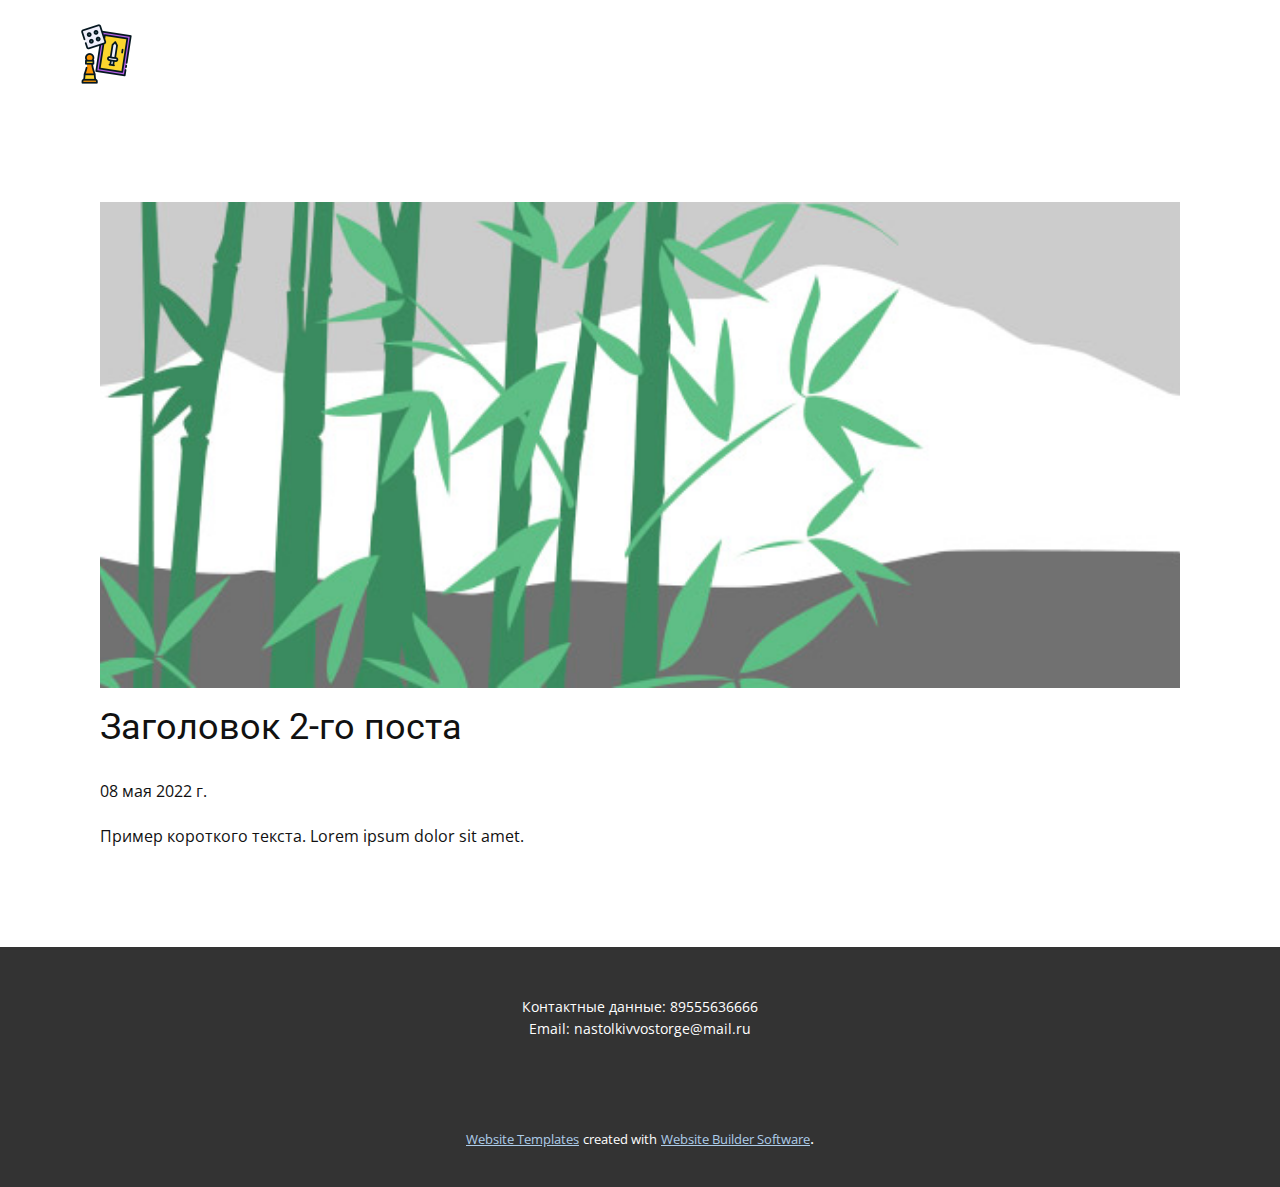
<file: blog/пост-1.html>
<!doctype html>
<html style="font-size: 16px;"><head>
    <meta name="viewport" content="width=device-width, initial-scale=1.0">
    <meta charset="utf-8">
    <meta name="keywords" content="Заголовок 1-го поста">
    <meta name="description" content="">
    <meta name="page_type" content="np-template-header-footer-from-plugin">
    <title>Заголовок 2-го поста</title>
    <link rel="stylesheet" href="../nicepage.css" media="screen">
<link rel="stylesheet" href="../Post-Template.css" media="screen">
    <script class="u-script" type="text/javascript" src="../jquery.js" defer=""></script>
    <script class="u-script" type="text/javascript" src="../nicepage.js" defer=""></script>
    <meta name="generator" content="Nicepage 4.10.5, nicepage.com">
    <link id="u-theme-google-font" rel="stylesheet" href="https://fonts.googleapis.com/css?family=Roboto:100,100i,300,300i,400,400i,500,500i,700,700i,900,900i|Open+Sans:300,300i,400,400i,500,500i,600,600i,700,700i,800,800i">
    
    
    <script type="application/ld+json">{
		"@context": "http://schema.org",
		"@type": "Organization",
		"name": "",
		"logo": "images/default-logo.png"
}</script>
    <meta name="theme-color" content="#478ac9">
  </head>
  <body class="u-body u-xl-mode"><header class="u-clearfix u-header u-header" id="sec-eec4"><div class="u-clearfix u-sheet u-valign-middle u-sheet-1">
        <a href="https://nicepage.com" class="u-image u-logo u-image-1">
          <img src="../images/default-logo.png" class="u-logo-image u-logo-image-1">
        </a>
        <nav class="u-menu u-menu-dropdown u-offcanvas u-menu-1">
          <div class="menu-collapse" style="font-size: 1rem; letter-spacing: 0px;">
            <a class="u-button-style u-custom-left-right-menu-spacing u-custom-padding-bottom u-custom-text-active-color u-custom-text-color u-custom-top-bottom-menu-spacing u-nav-link u-text-active-palette-1-base u-text-hover-palette-2-base" href="#">
              <svg class="u-svg-link" viewBox="0 0 24 24"><use xmlns:xlink="http://www.w3.org/1999/xlink" xlink:href="#menu-hamburger"></use></svg>
              <svg class="u-svg-content" version="1.1" id="menu-hamburger" viewBox="0 0 16 16" x="0px" y="0px" xmlns:xlink="http://www.w3.org/1999/xlink" xmlns="http://www.w3.org/2000/svg"><g><rect y="1" width="16" height="2"></rect><rect y="7" width="16" height="2"></rect><rect y="13" width="16" height="2"></rect>
</g></svg>
            </a>
          </div>
          <div class="u-custom-menu u-nav-container">
            <ul class="u-nav u-unstyled u-nav-1"><li class="u-nav-item"><a class="u-button-style u-nav-link u-text-active-white u-text-hover-palette-2-base u-text-white" href="../Главная.html" style="padding: 10px 20px;">Главная</a>
</li><li class="u-nav-item"><a class="u-button-style u-nav-link u-text-active-white u-text-hover-palette-2-base u-text-white" href="../Клюедо.html" style="padding: 10px 20px;">Клюедо</a>
</li><li class="u-nav-item"><a class="u-button-style u-nav-link u-text-active-white u-text-hover-palette-2-base u-text-white" href="../Монополия.html" style="padding: 10px 20px;">Монополия</a>
</li><li class="u-nav-item"><a class="u-button-style u-nav-link u-text-active-white u-text-hover-palette-2-base u-text-white" href="../Коднеймс.html" style="padding: 10px 20px;">Коднеймс</a>
</li><li class="u-nav-item"><a class="u-button-style u-nav-link u-text-active-white u-text-hover-palette-2-base u-text-white" href="../Шакал.html" style="padding: 10px 20px;">Шакал</a>
</li><li class="u-nav-item"><a class="u-button-style u-nav-link u-text-active-white u-text-hover-palette-2-base u-text-white" href="../Имаджинариум.html" style="padding: 10px 20px;">Имаджинариум</a>
</li></ul>
          </div>
          <div class="u-custom-menu u-nav-container-collapse">
            <div class="u-black u-container-style u-inner-container-layout u-opacity u-opacity-95 u-sidenav">
              <div class="u-inner-container-layout u-sidenav-overflow">
                <div class="u-menu-close"></div>
                <ul class="u-align-center u-nav u-popupmenu-items u-unstyled u-nav-2"><li class="u-nav-item"><a class="u-button-style u-nav-link" href="../Главная.html">Главная</a>
</li><li class="u-nav-item"><a class="u-button-style u-nav-link" href="../Клюедо.html">Клюедо</a>
</li><li class="u-nav-item"><a class="u-button-style u-nav-link" href="../Монополия.html">Монополия</a>
</li><li class="u-nav-item"><a class="u-button-style u-nav-link" href="../Коднеймс.html">Коднеймс</a>
</li><li class="u-nav-item"><a class="u-button-style u-nav-link" href="../Шакал.html">Шакал</a>
</li><li class="u-nav-item"><a class="u-button-style u-nav-link" href="../Имаджинариум.html">Имаджинариум</a>
</li></ul>
              </div>
            </div>
            <div class="u-black u-menu-overlay u-opacity u-opacity-70"></div>
          </div>
        </nav>
      </div></header>
    <section class="u-align-center u-clearfix u-section-1" id="sec-7e10">
      <div class="u-clearfix u-sheet u-valign-middle-md u-valign-middle-sm u-valign-middle-xs u-sheet-1"><!--post_details--><!--post_details_options_json--><!--{"source":""}--><!--/post_details_options_json--><!--blog_post-->
        <div class="u-container-style u-expanded-width u-post-details u-post-details-1">
          <div class="u-container-layout u-valign-middle u-container-layout-1"><!--blog_post_image-->
            <img alt="" class="u-blog-control u-expanded-width u-image u-image-default u-image-1" src="[data-uri]"><!--/blog_post_image--><!--blog_post_header-->
            <h2 class="u-blog-control u-text u-text-1">Заголовок 2-го поста</h2><!--/blog_post_header--><!--blog_post_metadata-->
            <div class="u-blog-control u-metadata u-metadata-1"><!--blog_post_metadata_date-->
              <span class="u-meta-date u-meta-icon">08 мая 2022 г.</span><!--/blog_post_metadata_date--><!--blog_post_metadata_category-->
              <!--/blog_post_metadata_category--><!--blog_post_metadata_comments-->
              <!--/blog_post_metadata_comments-->
            </div><!--/blog_post_metadata--><!--blog_post_content-->
            <div class="u-align-justify u-blog-control u-post-content u-text u-text-2 fr-view">
  Пример короткого текста. Lorem ipsum dolor sit amet.
  </div><!--/blog_post_content-->
          </div>
        </div><!--/blog_post--><!--/post_details-->
      </div>
    </section>
    
    
    <footer class="u-align-center u-clearfix u-footer u-grey-80 u-footer" id="sec-06a1"><div class="u-clearfix u-sheet u-sheet-1">
        <p class="u-small-text u-text u-text-variant u-text-1">Контактные данные: 89555636666<br>Email: nastolkivvostorge@mail.ru
        </p>
      </div></footer>
    <section class="u-backlink u-clearfix u-grey-80">
      <a class="u-link" href="https://nicepage.com/website-templates" target="_blank">
        <span>Website Templates</span>
      </a>
      <p class="u-text">
        <span>created with</span>
      </p>
      <a class="u-link" href="" target="_blank">
        <span>Website Builder Software</span>
      </a>. 
    </section>
  
</body></html>
</file>
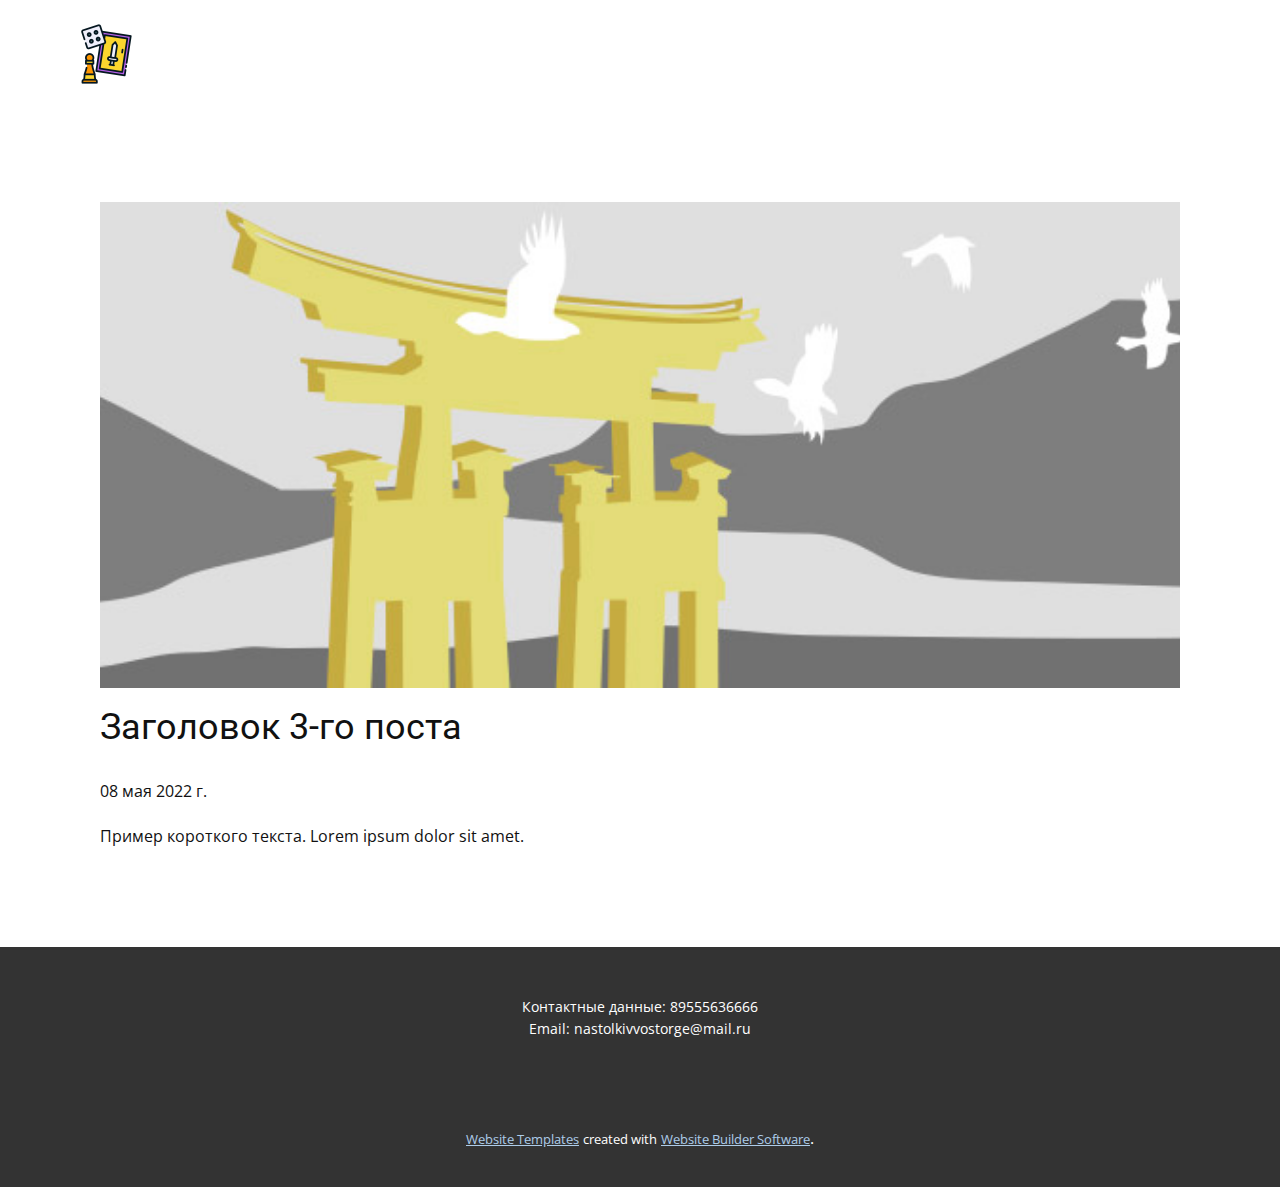
<file: blog/пост-2.html>
<!doctype html>
<html style="font-size: 16px;"><head>
    <meta name="viewport" content="width=device-width, initial-scale=1.0">
    <meta charset="utf-8">
    <meta name="keywords" content="Заголовок 1-го поста">
    <meta name="description" content="">
    <meta name="page_type" content="np-template-header-footer-from-plugin">
    <title>Заголовок 3-го поста</title>
    <link rel="stylesheet" href="../nicepage.css" media="screen">
<link rel="stylesheet" href="../Post-Template.css" media="screen">
    <script class="u-script" type="text/javascript" src="../jquery.js" defer=""></script>
    <script class="u-script" type="text/javascript" src="../nicepage.js" defer=""></script>
    <meta name="generator" content="Nicepage 4.10.5, nicepage.com">
    <link id="u-theme-google-font" rel="stylesheet" href="https://fonts.googleapis.com/css?family=Roboto:100,100i,300,300i,400,400i,500,500i,700,700i,900,900i|Open+Sans:300,300i,400,400i,500,500i,600,600i,700,700i,800,800i">
    
    
    <script type="application/ld+json">{
		"@context": "http://schema.org",
		"@type": "Organization",
		"name": "",
		"logo": "images/default-logo.png"
}</script>
    <meta name="theme-color" content="#478ac9">
  </head>
  <body class="u-body u-xl-mode"><header class="u-clearfix u-header u-header" id="sec-eec4"><div class="u-clearfix u-sheet u-valign-middle u-sheet-1">
        <a href="https://nicepage.com" class="u-image u-logo u-image-1">
          <img src="../images/default-logo.png" class="u-logo-image u-logo-image-1">
        </a>
        <nav class="u-menu u-menu-dropdown u-offcanvas u-menu-1">
          <div class="menu-collapse" style="font-size: 1rem; letter-spacing: 0px;">
            <a class="u-button-style u-custom-left-right-menu-spacing u-custom-padding-bottom u-custom-text-active-color u-custom-text-color u-custom-top-bottom-menu-spacing u-nav-link u-text-active-palette-1-base u-text-hover-palette-2-base" href="#">
              <svg class="u-svg-link" viewBox="0 0 24 24"><use xmlns:xlink="http://www.w3.org/1999/xlink" xlink:href="#menu-hamburger"></use></svg>
              <svg class="u-svg-content" version="1.1" id="menu-hamburger" viewBox="0 0 16 16" x="0px" y="0px" xmlns:xlink="http://www.w3.org/1999/xlink" xmlns="http://www.w3.org/2000/svg"><g><rect y="1" width="16" height="2"></rect><rect y="7" width="16" height="2"></rect><rect y="13" width="16" height="2"></rect>
</g></svg>
            </a>
          </div>
          <div class="u-custom-menu u-nav-container">
            <ul class="u-nav u-unstyled u-nav-1"><li class="u-nav-item"><a class="u-button-style u-nav-link u-text-active-white u-text-hover-palette-2-base u-text-white" href="../Главная.html" style="padding: 10px 20px;">Главная</a>
</li><li class="u-nav-item"><a class="u-button-style u-nav-link u-text-active-white u-text-hover-palette-2-base u-text-white" href="../Клюедо.html" style="padding: 10px 20px;">Клюедо</a>
</li><li class="u-nav-item"><a class="u-button-style u-nav-link u-text-active-white u-text-hover-palette-2-base u-text-white" href="../Монополия.html" style="padding: 10px 20px;">Монополия</a>
</li><li class="u-nav-item"><a class="u-button-style u-nav-link u-text-active-white u-text-hover-palette-2-base u-text-white" href="../Коднеймс.html" style="padding: 10px 20px;">Коднеймс</a>
</li><li class="u-nav-item"><a class="u-button-style u-nav-link u-text-active-white u-text-hover-palette-2-base u-text-white" href="../Шакал.html" style="padding: 10px 20px;">Шакал</a>
</li><li class="u-nav-item"><a class="u-button-style u-nav-link u-text-active-white u-text-hover-palette-2-base u-text-white" href="../Имаджинариум.html" style="padding: 10px 20px;">Имаджинариум</a>
</li></ul>
          </div>
          <div class="u-custom-menu u-nav-container-collapse">
            <div class="u-black u-container-style u-inner-container-layout u-opacity u-opacity-95 u-sidenav">
              <div class="u-inner-container-layout u-sidenav-overflow">
                <div class="u-menu-close"></div>
                <ul class="u-align-center u-nav u-popupmenu-items u-unstyled u-nav-2"><li class="u-nav-item"><a class="u-button-style u-nav-link" href="../Главная.html">Главная</a>
</li><li class="u-nav-item"><a class="u-button-style u-nav-link" href="../Клюедо.html">Клюедо</a>
</li><li class="u-nav-item"><a class="u-button-style u-nav-link" href="../Монополия.html">Монополия</a>
</li><li class="u-nav-item"><a class="u-button-style u-nav-link" href="../Коднеймс.html">Коднеймс</a>
</li><li class="u-nav-item"><a class="u-button-style u-nav-link" href="../Шакал.html">Шакал</a>
</li><li class="u-nav-item"><a class="u-button-style u-nav-link" href="../Имаджинариум.html">Имаджинариум</a>
</li></ul>
              </div>
            </div>
            <div class="u-black u-menu-overlay u-opacity u-opacity-70"></div>
          </div>
        </nav>
      </div></header>
    <section class="u-align-center u-clearfix u-section-1" id="sec-7e10">
      <div class="u-clearfix u-sheet u-valign-middle-md u-valign-middle-sm u-valign-middle-xs u-sheet-1"><!--post_details--><!--post_details_options_json--><!--{"source":""}--><!--/post_details_options_json--><!--blog_post-->
        <div class="u-container-style u-expanded-width u-post-details u-post-details-1">
          <div class="u-container-layout u-valign-middle u-container-layout-1"><!--blog_post_image-->
            <img alt="" class="u-blog-control u-expanded-width u-image u-image-default u-image-1" src="[data-uri]"><!--/blog_post_image--><!--blog_post_header-->
            <h2 class="u-blog-control u-text u-text-1">Заголовок 3-го поста</h2><!--/blog_post_header--><!--blog_post_metadata-->
            <div class="u-blog-control u-metadata u-metadata-1"><!--blog_post_metadata_date-->
              <span class="u-meta-date u-meta-icon">08 мая 2022 г.</span><!--/blog_post_metadata_date--><!--blog_post_metadata_category-->
              <!--/blog_post_metadata_category--><!--blog_post_metadata_comments-->
              <!--/blog_post_metadata_comments-->
            </div><!--/blog_post_metadata--><!--blog_post_content-->
            <div class="u-align-justify u-blog-control u-post-content u-text u-text-2 fr-view">
  Пример короткого текста. Lorem ipsum dolor sit amet.
  </div><!--/blog_post_content-->
          </div>
        </div><!--/blog_post--><!--/post_details-->
      </div>
    </section>
    
    
    <footer class="u-align-center u-clearfix u-footer u-grey-80 u-footer" id="sec-06a1"><div class="u-clearfix u-sheet u-sheet-1">
        <p class="u-small-text u-text u-text-variant u-text-1">Контактные данные: 89555636666<br>Email: nastolkivvostorge@mail.ru
        </p>
      </div></footer>
    <section class="u-backlink u-clearfix u-grey-80">
      <a class="u-link" href="https://nicepage.com/website-templates" target="_blank">
        <span>Website Templates</span>
      </a>
      <p class="u-text">
        <span>created with</span>
      </p>
      <a class="u-link" href="" target="_blank">
        <span>Website Builder Software</span>
      </a>. 
    </section>
  
</body></html>
</file>
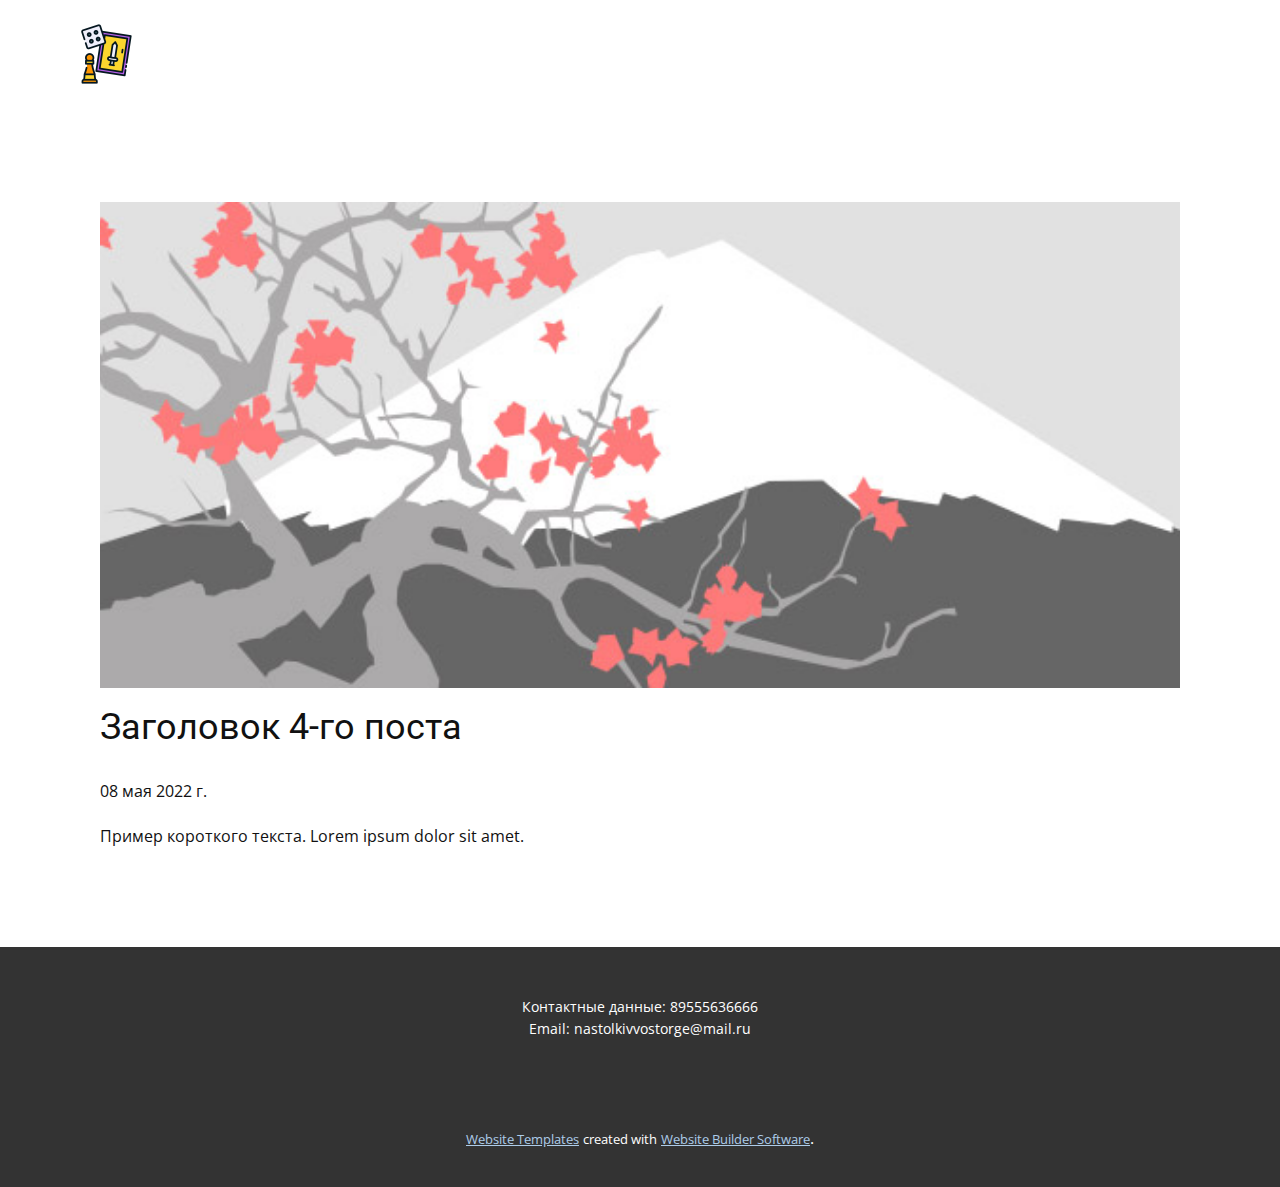
<file: blog/пост-3.html>
<!doctype html>
<html style="font-size: 16px;"><head>
    <meta name="viewport" content="width=device-width, initial-scale=1.0">
    <meta charset="utf-8">
    <meta name="keywords" content="Заголовок 1-го поста">
    <meta name="description" content="">
    <meta name="page_type" content="np-template-header-footer-from-plugin">
    <title>Заголовок 4-го поста</title>
    <link rel="stylesheet" href="../nicepage.css" media="screen">
<link rel="stylesheet" href="../Post-Template.css" media="screen">
    <script class="u-script" type="text/javascript" src="../jquery.js" defer=""></script>
    <script class="u-script" type="text/javascript" src="../nicepage.js" defer=""></script>
    <meta name="generator" content="Nicepage 4.10.5, nicepage.com">
    <link id="u-theme-google-font" rel="stylesheet" href="https://fonts.googleapis.com/css?family=Roboto:100,100i,300,300i,400,400i,500,500i,700,700i,900,900i|Open+Sans:300,300i,400,400i,500,500i,600,600i,700,700i,800,800i">
    
    
    <script type="application/ld+json">{
		"@context": "http://schema.org",
		"@type": "Organization",
		"name": "",
		"logo": "images/default-logo.png"
}</script>
    <meta name="theme-color" content="#478ac9">
  </head>
  <body class="u-body u-xl-mode"><header class="u-clearfix u-header u-header" id="sec-eec4"><div class="u-clearfix u-sheet u-valign-middle u-sheet-1">
        <a href="https://nicepage.com" class="u-image u-logo u-image-1">
          <img src="../images/default-logo.png" class="u-logo-image u-logo-image-1">
        </a>
        <nav class="u-menu u-menu-dropdown u-offcanvas u-menu-1">
          <div class="menu-collapse" style="font-size: 1rem; letter-spacing: 0px;">
            <a class="u-button-style u-custom-left-right-menu-spacing u-custom-padding-bottom u-custom-text-active-color u-custom-text-color u-custom-top-bottom-menu-spacing u-nav-link u-text-active-palette-1-base u-text-hover-palette-2-base" href="#">
              <svg class="u-svg-link" viewBox="0 0 24 24"><use xmlns:xlink="http://www.w3.org/1999/xlink" xlink:href="#menu-hamburger"></use></svg>
              <svg class="u-svg-content" version="1.1" id="menu-hamburger" viewBox="0 0 16 16" x="0px" y="0px" xmlns:xlink="http://www.w3.org/1999/xlink" xmlns="http://www.w3.org/2000/svg"><g><rect y="1" width="16" height="2"></rect><rect y="7" width="16" height="2"></rect><rect y="13" width="16" height="2"></rect>
</g></svg>
            </a>
          </div>
          <div class="u-custom-menu u-nav-container">
            <ul class="u-nav u-unstyled u-nav-1"><li class="u-nav-item"><a class="u-button-style u-nav-link u-text-active-white u-text-hover-palette-2-base u-text-white" href="../Главная.html" style="padding: 10px 20px;">Главная</a>
</li><li class="u-nav-item"><a class="u-button-style u-nav-link u-text-active-white u-text-hover-palette-2-base u-text-white" href="../Клюедо.html" style="padding: 10px 20px;">Клюедо</a>
</li><li class="u-nav-item"><a class="u-button-style u-nav-link u-text-active-white u-text-hover-palette-2-base u-text-white" href="../Монополия.html" style="padding: 10px 20px;">Монополия</a>
</li><li class="u-nav-item"><a class="u-button-style u-nav-link u-text-active-white u-text-hover-palette-2-base u-text-white" href="../Коднеймс.html" style="padding: 10px 20px;">Коднеймс</a>
</li><li class="u-nav-item"><a class="u-button-style u-nav-link u-text-active-white u-text-hover-palette-2-base u-text-white" href="../Шакал.html" style="padding: 10px 20px;">Шакал</a>
</li><li class="u-nav-item"><a class="u-button-style u-nav-link u-text-active-white u-text-hover-palette-2-base u-text-white" href="../Имаджинариум.html" style="padding: 10px 20px;">Имаджинариум</a>
</li></ul>
          </div>
          <div class="u-custom-menu u-nav-container-collapse">
            <div class="u-black u-container-style u-inner-container-layout u-opacity u-opacity-95 u-sidenav">
              <div class="u-inner-container-layout u-sidenav-overflow">
                <div class="u-menu-close"></div>
                <ul class="u-align-center u-nav u-popupmenu-items u-unstyled u-nav-2"><li class="u-nav-item"><a class="u-button-style u-nav-link" href="../Главная.html">Главная</a>
</li><li class="u-nav-item"><a class="u-button-style u-nav-link" href="../Клюедо.html">Клюедо</a>
</li><li class="u-nav-item"><a class="u-button-style u-nav-link" href="../Монополия.html">Монополия</a>
</li><li class="u-nav-item"><a class="u-button-style u-nav-link" href="../Коднеймс.html">Коднеймс</a>
</li><li class="u-nav-item"><a class="u-button-style u-nav-link" href="../Шакал.html">Шакал</a>
</li><li class="u-nav-item"><a class="u-button-style u-nav-link" href="../Имаджинариум.html">Имаджинариум</a>
</li></ul>
              </div>
            </div>
            <div class="u-black u-menu-overlay u-opacity u-opacity-70"></div>
          </div>
        </nav>
      </div></header>
    <section class="u-align-center u-clearfix u-section-1" id="sec-7e10">
      <div class="u-clearfix u-sheet u-valign-middle-md u-valign-middle-sm u-valign-middle-xs u-sheet-1"><!--post_details--><!--post_details_options_json--><!--{"source":""}--><!--/post_details_options_json--><!--blog_post-->
        <div class="u-container-style u-expanded-width u-post-details u-post-details-1">
          <div class="u-container-layout u-valign-middle u-container-layout-1"><!--blog_post_image-->
            <img alt="" class="u-blog-control u-expanded-width u-image u-image-default u-image-1" src="[data-uri]"><!--/blog_post_image--><!--blog_post_header-->
            <h2 class="u-blog-control u-text u-text-1">Заголовок 4-го поста</h2><!--/blog_post_header--><!--blog_post_metadata-->
            <div class="u-blog-control u-metadata u-metadata-1"><!--blog_post_metadata_date-->
              <span class="u-meta-date u-meta-icon">08 мая 2022 г.</span><!--/blog_post_metadata_date--><!--blog_post_metadata_category-->
              <!--/blog_post_metadata_category--><!--blog_post_metadata_comments-->
              <!--/blog_post_metadata_comments-->
            </div><!--/blog_post_metadata--><!--blog_post_content-->
            <div class="u-align-justify u-blog-control u-post-content u-text u-text-2 fr-view">
  Пример короткого текста. Lorem ipsum dolor sit amet.
  </div><!--/blog_post_content-->
          </div>
        </div><!--/blog_post--><!--/post_details-->
      </div>
    </section>
    
    
    <footer class="u-align-center u-clearfix u-footer u-grey-80 u-footer" id="sec-06a1"><div class="u-clearfix u-sheet u-sheet-1">
        <p class="u-small-text u-text u-text-variant u-text-1">Контактные данные: 89555636666<br>Email: nastolkivvostorge@mail.ru
        </p>
      </div></footer>
    <section class="u-backlink u-clearfix u-grey-80">
      <a class="u-link" href="https://nicepage.com/website-templates" target="_blank">
        <span>Website Templates</span>
      </a>
      <p class="u-text">
        <span>created with</span>
      </p>
      <a class="u-link" href="" target="_blank">
        <span>Website Builder Software</span>
      </a>. 
    </section>
  
</body></html>
</file>
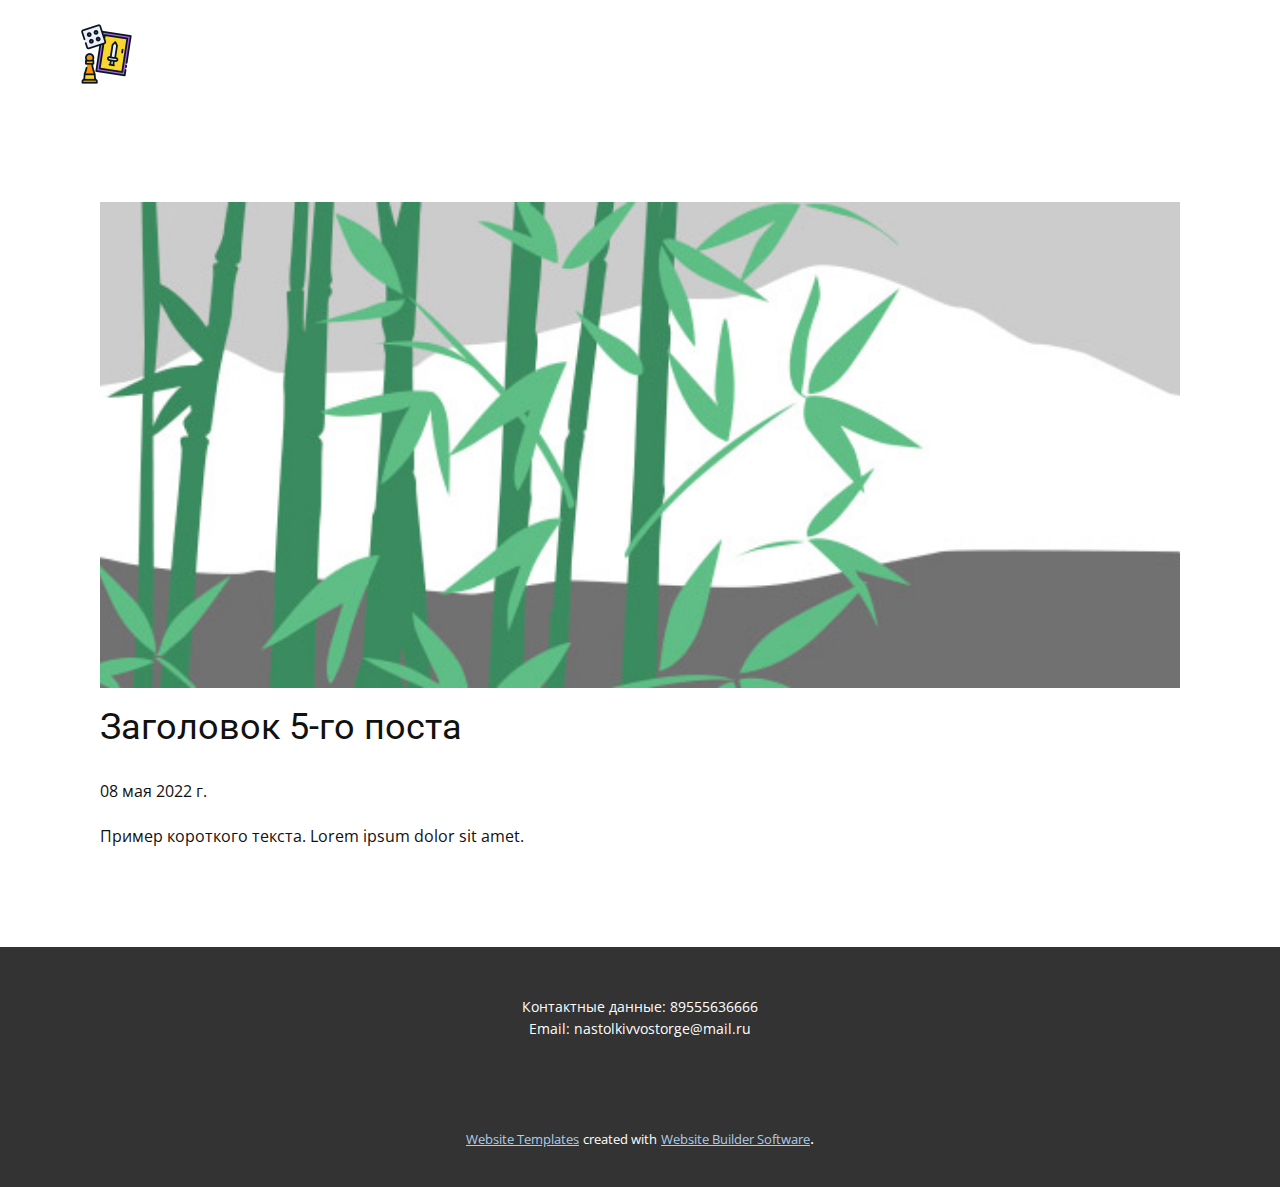
<file: blog/пост-4.html>
<!doctype html>
<html style="font-size: 16px;"><head>
    <meta name="viewport" content="width=device-width, initial-scale=1.0">
    <meta charset="utf-8">
    <meta name="keywords" content="Заголовок 1-го поста">
    <meta name="description" content="">
    <meta name="page_type" content="np-template-header-footer-from-plugin">
    <title>Заголовок 5-го поста</title>
    <link rel="stylesheet" href="../nicepage.css" media="screen">
<link rel="stylesheet" href="../Post-Template.css" media="screen">
    <script class="u-script" type="text/javascript" src="../jquery.js" defer=""></script>
    <script class="u-script" type="text/javascript" src="../nicepage.js" defer=""></script>
    <meta name="generator" content="Nicepage 4.10.5, nicepage.com">
    <link id="u-theme-google-font" rel="stylesheet" href="https://fonts.googleapis.com/css?family=Roboto:100,100i,300,300i,400,400i,500,500i,700,700i,900,900i|Open+Sans:300,300i,400,400i,500,500i,600,600i,700,700i,800,800i">
    
    
    <script type="application/ld+json">{
		"@context": "http://schema.org",
		"@type": "Organization",
		"name": "",
		"logo": "images/default-logo.png"
}</script>
    <meta name="theme-color" content="#478ac9">
  </head>
  <body class="u-body u-xl-mode"><header class="u-clearfix u-header u-header" id="sec-eec4"><div class="u-clearfix u-sheet u-valign-middle u-sheet-1">
        <a href="https://nicepage.com" class="u-image u-logo u-image-1">
          <img src="../images/default-logo.png" class="u-logo-image u-logo-image-1">
        </a>
        <nav class="u-menu u-menu-dropdown u-offcanvas u-menu-1">
          <div class="menu-collapse" style="font-size: 1rem; letter-spacing: 0px;">
            <a class="u-button-style u-custom-left-right-menu-spacing u-custom-padding-bottom u-custom-text-active-color u-custom-text-color u-custom-top-bottom-menu-spacing u-nav-link u-text-active-palette-1-base u-text-hover-palette-2-base" href="#">
              <svg class="u-svg-link" viewBox="0 0 24 24"><use xmlns:xlink="http://www.w3.org/1999/xlink" xlink:href="#menu-hamburger"></use></svg>
              <svg class="u-svg-content" version="1.1" id="menu-hamburger" viewBox="0 0 16 16" x="0px" y="0px" xmlns:xlink="http://www.w3.org/1999/xlink" xmlns="http://www.w3.org/2000/svg"><g><rect y="1" width="16" height="2"></rect><rect y="7" width="16" height="2"></rect><rect y="13" width="16" height="2"></rect>
</g></svg>
            </a>
          </div>
          <div class="u-custom-menu u-nav-container">
            <ul class="u-nav u-unstyled u-nav-1"><li class="u-nav-item"><a class="u-button-style u-nav-link u-text-active-white u-text-hover-palette-2-base u-text-white" href="../Главная.html" style="padding: 10px 20px;">Главная</a>
</li><li class="u-nav-item"><a class="u-button-style u-nav-link u-text-active-white u-text-hover-palette-2-base u-text-white" href="../Клюедо.html" style="padding: 10px 20px;">Клюедо</a>
</li><li class="u-nav-item"><a class="u-button-style u-nav-link u-text-active-white u-text-hover-palette-2-base u-text-white" href="../Монополия.html" style="padding: 10px 20px;">Монополия</a>
</li><li class="u-nav-item"><a class="u-button-style u-nav-link u-text-active-white u-text-hover-palette-2-base u-text-white" href="../Коднеймс.html" style="padding: 10px 20px;">Коднеймс</a>
</li><li class="u-nav-item"><a class="u-button-style u-nav-link u-text-active-white u-text-hover-palette-2-base u-text-white" href="../Шакал.html" style="padding: 10px 20px;">Шакал</a>
</li><li class="u-nav-item"><a class="u-button-style u-nav-link u-text-active-white u-text-hover-palette-2-base u-text-white" href="../Имаджинариум.html" style="padding: 10px 20px;">Имаджинариум</a>
</li></ul>
          </div>
          <div class="u-custom-menu u-nav-container-collapse">
            <div class="u-black u-container-style u-inner-container-layout u-opacity u-opacity-95 u-sidenav">
              <div class="u-inner-container-layout u-sidenav-overflow">
                <div class="u-menu-close"></div>
                <ul class="u-align-center u-nav u-popupmenu-items u-unstyled u-nav-2"><li class="u-nav-item"><a class="u-button-style u-nav-link" href="../Главная.html">Главная</a>
</li><li class="u-nav-item"><a class="u-button-style u-nav-link" href="../Клюедо.html">Клюедо</a>
</li><li class="u-nav-item"><a class="u-button-style u-nav-link" href="../Монополия.html">Монополия</a>
</li><li class="u-nav-item"><a class="u-button-style u-nav-link" href="../Коднеймс.html">Коднеймс</a>
</li><li class="u-nav-item"><a class="u-button-style u-nav-link" href="../Шакал.html">Шакал</a>
</li><li class="u-nav-item"><a class="u-button-style u-nav-link" href="../Имаджинариум.html">Имаджинариум</a>
</li></ul>
              </div>
            </div>
            <div class="u-black u-menu-overlay u-opacity u-opacity-70"></div>
          </div>
        </nav>
      </div></header>
    <section class="u-align-center u-clearfix u-section-1" id="sec-7e10">
      <div class="u-clearfix u-sheet u-valign-middle-md u-valign-middle-sm u-valign-middle-xs u-sheet-1"><!--post_details--><!--post_details_options_json--><!--{"source":""}--><!--/post_details_options_json--><!--blog_post-->
        <div class="u-container-style u-expanded-width u-post-details u-post-details-1">
          <div class="u-container-layout u-valign-middle u-container-layout-1"><!--blog_post_image-->
            <img alt="" class="u-blog-control u-expanded-width u-image u-image-default u-image-1" src="[data-uri]"><!--/blog_post_image--><!--blog_post_header-->
            <h2 class="u-blog-control u-text u-text-1">Заголовок 5-го поста</h2><!--/blog_post_header--><!--blog_post_metadata-->
            <div class="u-blog-control u-metadata u-metadata-1"><!--blog_post_metadata_date-->
              <span class="u-meta-date u-meta-icon">08 мая 2022 г.</span><!--/blog_post_metadata_date--><!--blog_post_metadata_category-->
              <!--/blog_post_metadata_category--><!--blog_post_metadata_comments-->
              <!--/blog_post_metadata_comments-->
            </div><!--/blog_post_metadata--><!--blog_post_content-->
            <div class="u-align-justify u-blog-control u-post-content u-text u-text-2 fr-view">
  Пример короткого текста. Lorem ipsum dolor sit amet.
  </div><!--/blog_post_content-->
          </div>
        </div><!--/blog_post--><!--/post_details-->
      </div>
    </section>
    
    
    <footer class="u-align-center u-clearfix u-footer u-grey-80 u-footer" id="sec-06a1"><div class="u-clearfix u-sheet u-sheet-1">
        <p class="u-small-text u-text u-text-variant u-text-1">Контактные данные: 89555636666<br>Email: nastolkivvostorge@mail.ru
        </p>
      </div></footer>
    <section class="u-backlink u-clearfix u-grey-80">
      <a class="u-link" href="https://nicepage.com/website-templates" target="_blank">
        <span>Website Templates</span>
      </a>
      <p class="u-text">
        <span>created with</span>
      </p>
      <a class="u-link" href="" target="_blank">
        <span>Website Builder Software</span>
      </a>. 
    </section>
  
</body></html>
</file>
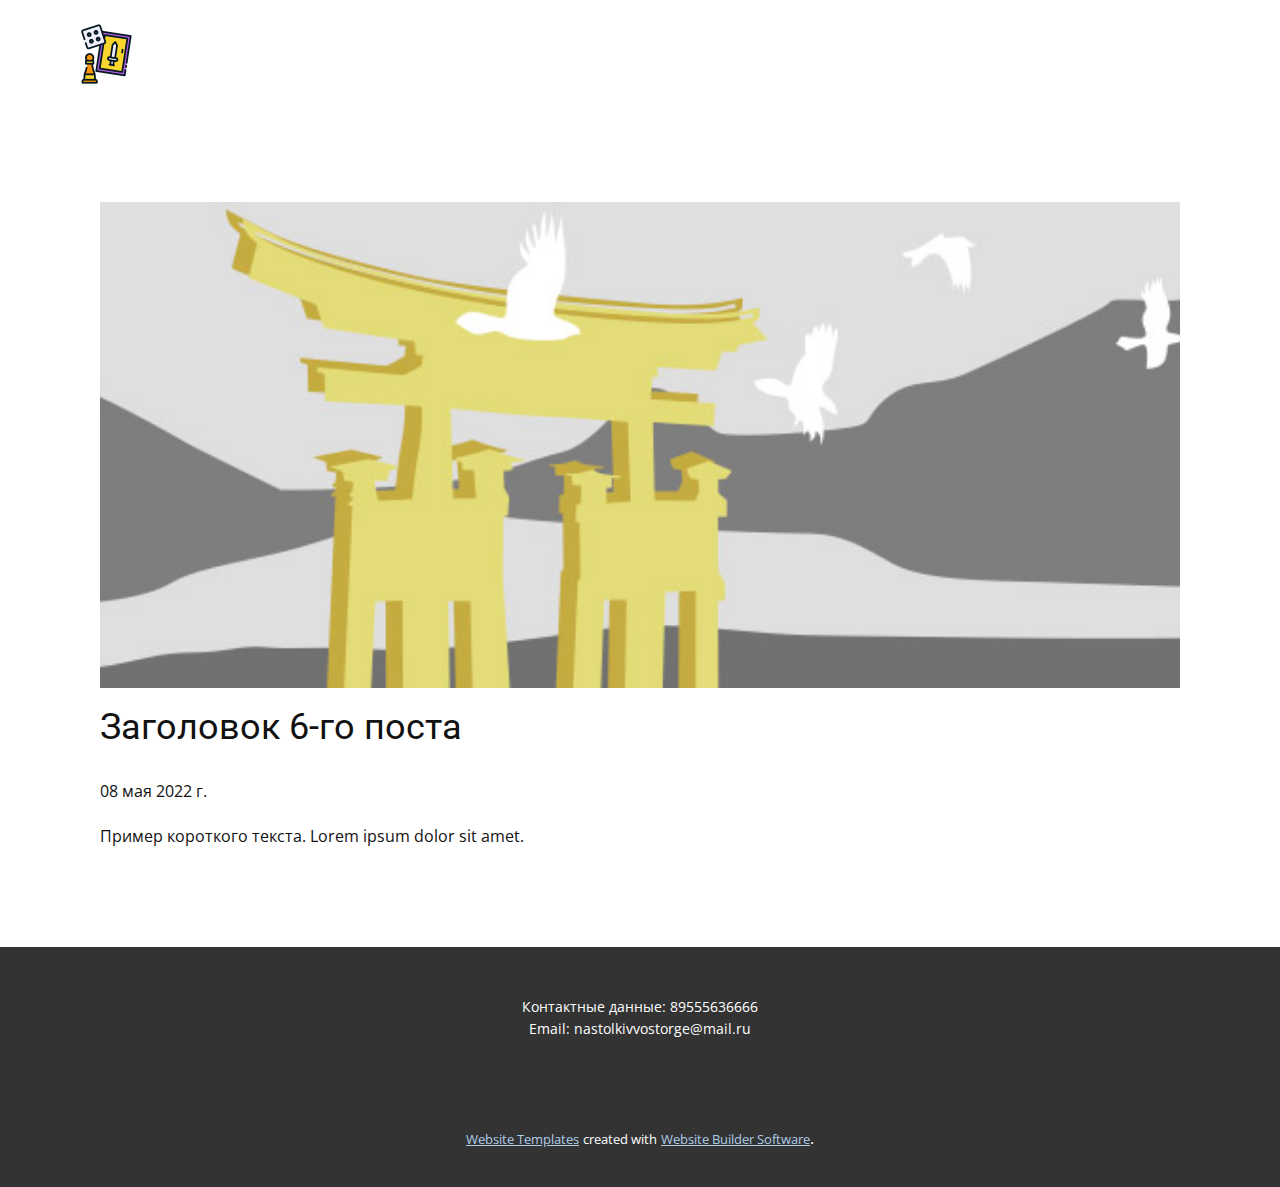
<file: blog/пост-5.html>
<!doctype html>
<html style="font-size: 16px;"><head>
    <meta name="viewport" content="width=device-width, initial-scale=1.0">
    <meta charset="utf-8">
    <meta name="keywords" content="Заголовок 1-го поста">
    <meta name="description" content="">
    <meta name="page_type" content="np-template-header-footer-from-plugin">
    <title>Заголовок 6-го поста</title>
    <link rel="stylesheet" href="../nicepage.css" media="screen">
<link rel="stylesheet" href="../Post-Template.css" media="screen">
    <script class="u-script" type="text/javascript" src="../jquery.js" defer=""></script>
    <script class="u-script" type="text/javascript" src="../nicepage.js" defer=""></script>
    <meta name="generator" content="Nicepage 4.10.5, nicepage.com">
    <link id="u-theme-google-font" rel="stylesheet" href="https://fonts.googleapis.com/css?family=Roboto:100,100i,300,300i,400,400i,500,500i,700,700i,900,900i|Open+Sans:300,300i,400,400i,500,500i,600,600i,700,700i,800,800i">
    
    
    <script type="application/ld+json">{
		"@context": "http://schema.org",
		"@type": "Organization",
		"name": "",
		"logo": "images/default-logo.png"
}</script>
    <meta name="theme-color" content="#478ac9">
  </head>
  <body class="u-body u-xl-mode"><header class="u-clearfix u-header u-header" id="sec-eec4"><div class="u-clearfix u-sheet u-valign-middle u-sheet-1">
        <a href="https://nicepage.com" class="u-image u-logo u-image-1">
          <img src="../images/default-logo.png" class="u-logo-image u-logo-image-1">
        </a>
        <nav class="u-menu u-menu-dropdown u-offcanvas u-menu-1">
          <div class="menu-collapse" style="font-size: 1rem; letter-spacing: 0px;">
            <a class="u-button-style u-custom-left-right-menu-spacing u-custom-padding-bottom u-custom-text-active-color u-custom-text-color u-custom-top-bottom-menu-spacing u-nav-link u-text-active-palette-1-base u-text-hover-palette-2-base" href="#">
              <svg class="u-svg-link" viewBox="0 0 24 24"><use xmlns:xlink="http://www.w3.org/1999/xlink" xlink:href="#menu-hamburger"></use></svg>
              <svg class="u-svg-content" version="1.1" id="menu-hamburger" viewBox="0 0 16 16" x="0px" y="0px" xmlns:xlink="http://www.w3.org/1999/xlink" xmlns="http://www.w3.org/2000/svg"><g><rect y="1" width="16" height="2"></rect><rect y="7" width="16" height="2"></rect><rect y="13" width="16" height="2"></rect>
</g></svg>
            </a>
          </div>
          <div class="u-custom-menu u-nav-container">
            <ul class="u-nav u-unstyled u-nav-1"><li class="u-nav-item"><a class="u-button-style u-nav-link u-text-active-white u-text-hover-palette-2-base u-text-white" href="../Главная.html" style="padding: 10px 20px;">Главная</a>
</li><li class="u-nav-item"><a class="u-button-style u-nav-link u-text-active-white u-text-hover-palette-2-base u-text-white" href="../Клюедо.html" style="padding: 10px 20px;">Клюедо</a>
</li><li class="u-nav-item"><a class="u-button-style u-nav-link u-text-active-white u-text-hover-palette-2-base u-text-white" href="../Монополия.html" style="padding: 10px 20px;">Монополия</a>
</li><li class="u-nav-item"><a class="u-button-style u-nav-link u-text-active-white u-text-hover-palette-2-base u-text-white" href="../Коднеймс.html" style="padding: 10px 20px;">Коднеймс</a>
</li><li class="u-nav-item"><a class="u-button-style u-nav-link u-text-active-white u-text-hover-palette-2-base u-text-white" href="../Шакал.html" style="padding: 10px 20px;">Шакал</a>
</li><li class="u-nav-item"><a class="u-button-style u-nav-link u-text-active-white u-text-hover-palette-2-base u-text-white" href="../Имаджинариум.html" style="padding: 10px 20px;">Имаджинариум</a>
</li></ul>
          </div>
          <div class="u-custom-menu u-nav-container-collapse">
            <div class="u-black u-container-style u-inner-container-layout u-opacity u-opacity-95 u-sidenav">
              <div class="u-inner-container-layout u-sidenav-overflow">
                <div class="u-menu-close"></div>
                <ul class="u-align-center u-nav u-popupmenu-items u-unstyled u-nav-2"><li class="u-nav-item"><a class="u-button-style u-nav-link" href="../Главная.html">Главная</a>
</li><li class="u-nav-item"><a class="u-button-style u-nav-link" href="../Клюедо.html">Клюедо</a>
</li><li class="u-nav-item"><a class="u-button-style u-nav-link" href="../Монополия.html">Монополия</a>
</li><li class="u-nav-item"><a class="u-button-style u-nav-link" href="../Коднеймс.html">Коднеймс</a>
</li><li class="u-nav-item"><a class="u-button-style u-nav-link" href="../Шакал.html">Шакал</a>
</li><li class="u-nav-item"><a class="u-button-style u-nav-link" href="../Имаджинариум.html">Имаджинариум</a>
</li></ul>
              </div>
            </div>
            <div class="u-black u-menu-overlay u-opacity u-opacity-70"></div>
          </div>
        </nav>
      </div></header>
    <section class="u-align-center u-clearfix u-section-1" id="sec-7e10">
      <div class="u-clearfix u-sheet u-valign-middle-md u-valign-middle-sm u-valign-middle-xs u-sheet-1"><!--post_details--><!--post_details_options_json--><!--{"source":""}--><!--/post_details_options_json--><!--blog_post-->
        <div class="u-container-style u-expanded-width u-post-details u-post-details-1">
          <div class="u-container-layout u-valign-middle u-container-layout-1"><!--blog_post_image-->
            <img alt="" class="u-blog-control u-expanded-width u-image u-image-default u-image-1" src="[data-uri]"><!--/blog_post_image--><!--blog_post_header-->
            <h2 class="u-blog-control u-text u-text-1">Заголовок 6-го поста</h2><!--/blog_post_header--><!--blog_post_metadata-->
            <div class="u-blog-control u-metadata u-metadata-1"><!--blog_post_metadata_date-->
              <span class="u-meta-date u-meta-icon">08 мая 2022 г.</span><!--/blog_post_metadata_date--><!--blog_post_metadata_category-->
              <!--/blog_post_metadata_category--><!--blog_post_metadata_comments-->
              <!--/blog_post_metadata_comments-->
            </div><!--/blog_post_metadata--><!--blog_post_content-->
            <div class="u-align-justify u-blog-control u-post-content u-text u-text-2 fr-view">
  Пример короткого текста. Lorem ipsum dolor sit amet.
  </div><!--/blog_post_content-->
          </div>
        </div><!--/blog_post--><!--/post_details-->
      </div>
    </section>
    
    
    <footer class="u-align-center u-clearfix u-footer u-grey-80 u-footer" id="sec-06a1"><div class="u-clearfix u-sheet u-sheet-1">
        <p class="u-small-text u-text u-text-variant u-text-1">Контактные данные: 89555636666<br>Email: nastolkivvostorge@mail.ru
        </p>
      </div></footer>
    <section class="u-backlink u-clearfix u-grey-80">
      <a class="u-link" href="https://nicepage.com/website-templates" target="_blank">
        <span>Website Templates</span>
      </a>
      <p class="u-text">
        <span>created with</span>
      </p>
      <a class="u-link" href="" target="_blank">
        <span>Website Builder Software</span>
      </a>. 
    </section>
  
</body></html>
</file>
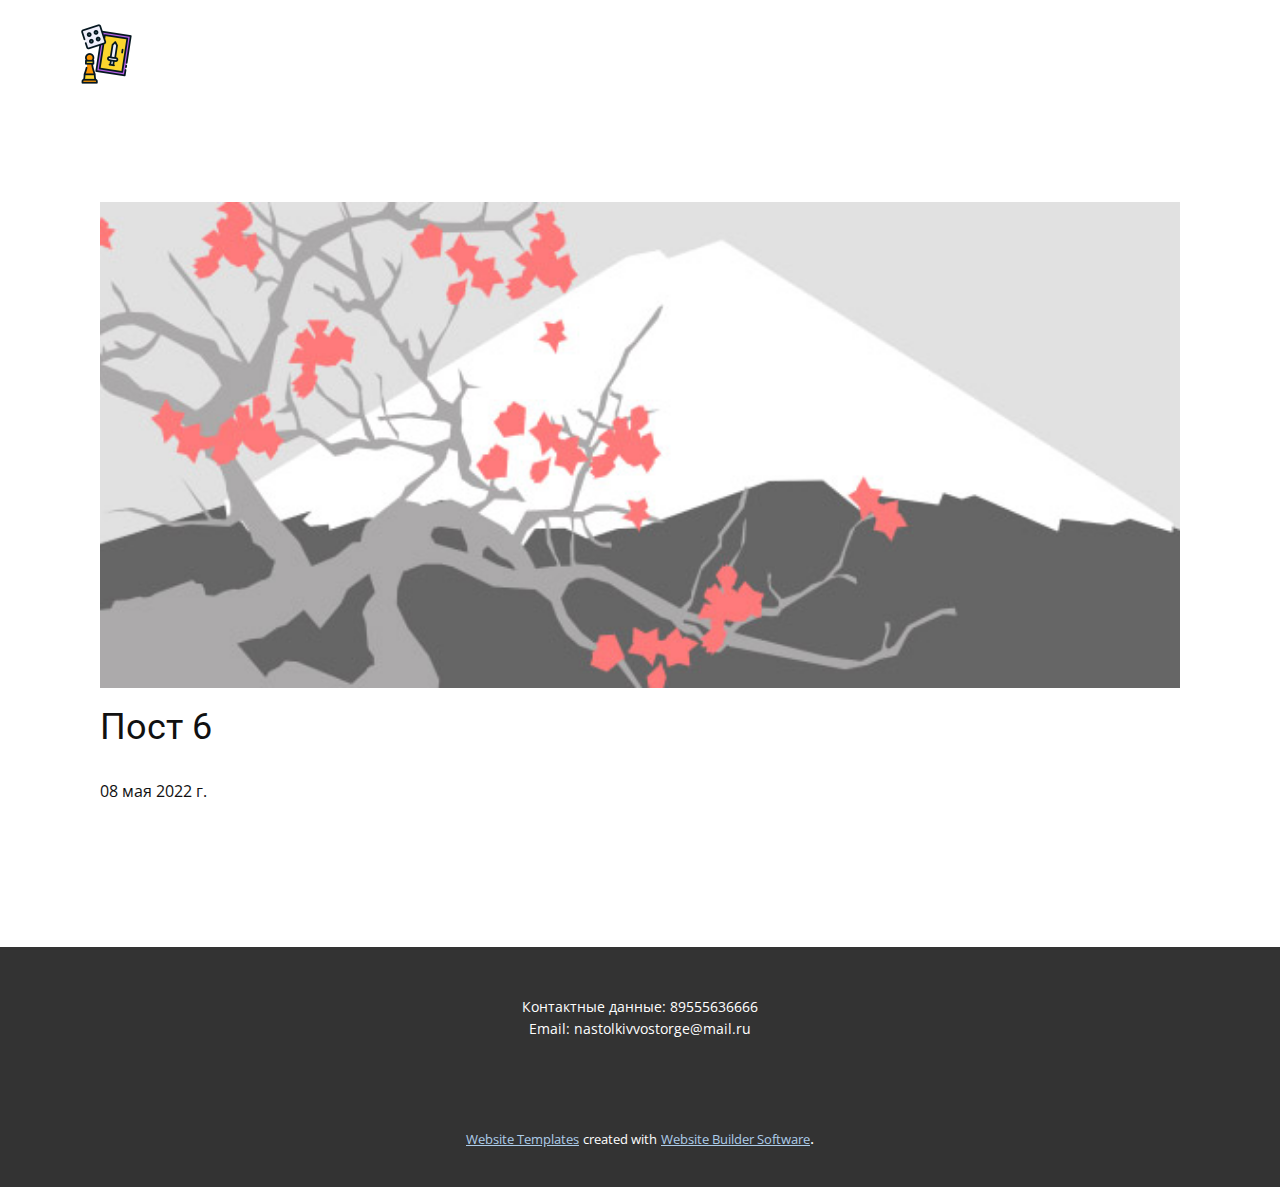
<file: blog/пост-6.html>
<!doctype html>
<html style="font-size: 16px;"><head>
    <meta name="viewport" content="width=device-width, initial-scale=1.0">
    <meta charset="utf-8">
    <meta name="keywords" content="Заголовок 1-го поста">
    <meta name="description" content="">
    <meta name="page_type" content="np-template-header-footer-from-plugin">
    <title>Пост 6</title>
    <link rel="stylesheet" href="../nicepage.css" media="screen">
<link rel="stylesheet" href="../Post-Template.css" media="screen">
    <script class="u-script" type="text/javascript" src="../jquery.js" defer=""></script>
    <script class="u-script" type="text/javascript" src="../nicepage.js" defer=""></script>
    <meta name="generator" content="Nicepage 4.10.5, nicepage.com">
    <link id="u-theme-google-font" rel="stylesheet" href="https://fonts.googleapis.com/css?family=Roboto:100,100i,300,300i,400,400i,500,500i,700,700i,900,900i|Open+Sans:300,300i,400,400i,500,500i,600,600i,700,700i,800,800i">
    
    
    <script type="application/ld+json">{
		"@context": "http://schema.org",
		"@type": "Organization",
		"name": "",
		"logo": "images/default-logo.png"
}</script>
    <meta name="theme-color" content="#478ac9">
  </head>
  <body class="u-body u-xl-mode"><header class="u-clearfix u-header u-header" id="sec-eec4"><div class="u-clearfix u-sheet u-valign-middle u-sheet-1">
        <a href="https://nicepage.com" class="u-image u-logo u-image-1">
          <img src="../images/default-logo.png" class="u-logo-image u-logo-image-1">
        </a>
        <nav class="u-menu u-menu-dropdown u-offcanvas u-menu-1">
          <div class="menu-collapse" style="font-size: 1rem; letter-spacing: 0px;">
            <a class="u-button-style u-custom-left-right-menu-spacing u-custom-padding-bottom u-custom-text-active-color u-custom-text-color u-custom-top-bottom-menu-spacing u-nav-link u-text-active-palette-1-base u-text-hover-palette-2-base" href="#">
              <svg class="u-svg-link" viewBox="0 0 24 24"><use xmlns:xlink="http://www.w3.org/1999/xlink" xlink:href="#menu-hamburger"></use></svg>
              <svg class="u-svg-content" version="1.1" id="menu-hamburger" viewBox="0 0 16 16" x="0px" y="0px" xmlns:xlink="http://www.w3.org/1999/xlink" xmlns="http://www.w3.org/2000/svg"><g><rect y="1" width="16" height="2"></rect><rect y="7" width="16" height="2"></rect><rect y="13" width="16" height="2"></rect>
</g></svg>
            </a>
          </div>
          <div class="u-custom-menu u-nav-container">
            <ul class="u-nav u-unstyled u-nav-1"><li class="u-nav-item"><a class="u-button-style u-nav-link u-text-active-white u-text-hover-palette-2-base u-text-white" href="../Главная.html" style="padding: 10px 20px;">Главная</a>
</li><li class="u-nav-item"><a class="u-button-style u-nav-link u-text-active-white u-text-hover-palette-2-base u-text-white" href="../Клюедо.html" style="padding: 10px 20px;">Клюедо</a>
</li><li class="u-nav-item"><a class="u-button-style u-nav-link u-text-active-white u-text-hover-palette-2-base u-text-white" href="../Монополия.html" style="padding: 10px 20px;">Монополия</a>
</li><li class="u-nav-item"><a class="u-button-style u-nav-link u-text-active-white u-text-hover-palette-2-base u-text-white" href="../Коднеймс.html" style="padding: 10px 20px;">Коднеймс</a>
</li><li class="u-nav-item"><a class="u-button-style u-nav-link u-text-active-white u-text-hover-palette-2-base u-text-white" href="../Шакал.html" style="padding: 10px 20px;">Шакал</a>
</li><li class="u-nav-item"><a class="u-button-style u-nav-link u-text-active-white u-text-hover-palette-2-base u-text-white" href="../Имаджинариум.html" style="padding: 10px 20px;">Имаджинариум</a>
</li></ul>
          </div>
          <div class="u-custom-menu u-nav-container-collapse">
            <div class="u-black u-container-style u-inner-container-layout u-opacity u-opacity-95 u-sidenav">
              <div class="u-inner-container-layout u-sidenav-overflow">
                <div class="u-menu-close"></div>
                <ul class="u-align-center u-nav u-popupmenu-items u-unstyled u-nav-2"><li class="u-nav-item"><a class="u-button-style u-nav-link" href="../Главная.html">Главная</a>
</li><li class="u-nav-item"><a class="u-button-style u-nav-link" href="../Клюедо.html">Клюедо</a>
</li><li class="u-nav-item"><a class="u-button-style u-nav-link" href="../Монополия.html">Монополия</a>
</li><li class="u-nav-item"><a class="u-button-style u-nav-link" href="../Коднеймс.html">Коднеймс</a>
</li><li class="u-nav-item"><a class="u-button-style u-nav-link" href="../Шакал.html">Шакал</a>
</li><li class="u-nav-item"><a class="u-button-style u-nav-link" href="../Имаджинариум.html">Имаджинариум</a>
</li></ul>
              </div>
            </div>
            <div class="u-black u-menu-overlay u-opacity u-opacity-70"></div>
          </div>
        </nav>
      </div></header>
    <section class="u-align-center u-clearfix u-section-1" id="sec-7e10">
      <div class="u-clearfix u-sheet u-valign-middle-md u-valign-middle-sm u-valign-middle-xs u-sheet-1"><!--post_details--><!--post_details_options_json--><!--{"source":""}--><!--/post_details_options_json--><!--blog_post-->
        <div class="u-container-style u-expanded-width u-post-details u-post-details-1">
          <div class="u-container-layout u-valign-middle u-container-layout-1"><!--blog_post_image-->
            <img alt="" class="u-blog-control u-expanded-width u-image u-image-default u-image-1" src="[data-uri]"><!--/blog_post_image--><!--blog_post_header-->
            <h2 class="u-blog-control u-text u-text-1">Пост 6</h2><!--/blog_post_header--><!--blog_post_metadata-->
            <div class="u-blog-control u-metadata u-metadata-1"><!--blog_post_metadata_date-->
              <span class="u-meta-date u-meta-icon">08 мая 2022 г.</span><!--/blog_post_metadata_date--><!--blog_post_metadata_category-->
              <!--/blog_post_metadata_category--><!--blog_post_metadata_comments-->
              <!--/blog_post_metadata_comments-->
            </div><!--/blog_post_metadata--><!--blog_post_content-->
            <div class="u-align-justify u-blog-control u-post-content u-text u-text-2 fr-view">
  
  </div><!--/blog_post_content-->
          </div>
        </div><!--/blog_post--><!--/post_details-->
      </div>
    </section>
    
    
    <footer class="u-align-center u-clearfix u-footer u-grey-80 u-footer" id="sec-06a1"><div class="u-clearfix u-sheet u-sheet-1">
        <p class="u-small-text u-text u-text-variant u-text-1">Контактные данные: 89555636666<br>Email: nastolkivvostorge@mail.ru
        </p>
      </div></footer>
    <section class="u-backlink u-clearfix u-grey-80">
      <a class="u-link" href="https://nicepage.com/website-templates" target="_blank">
        <span>Website Templates</span>
      </a>
      <p class="u-text">
        <span>created with</span>
      </p>
      <a class="u-link" href="" target="_blank">
        <span>Website Builder Software</span>
      </a>. 
    </section>
  
</body></html>
</file>
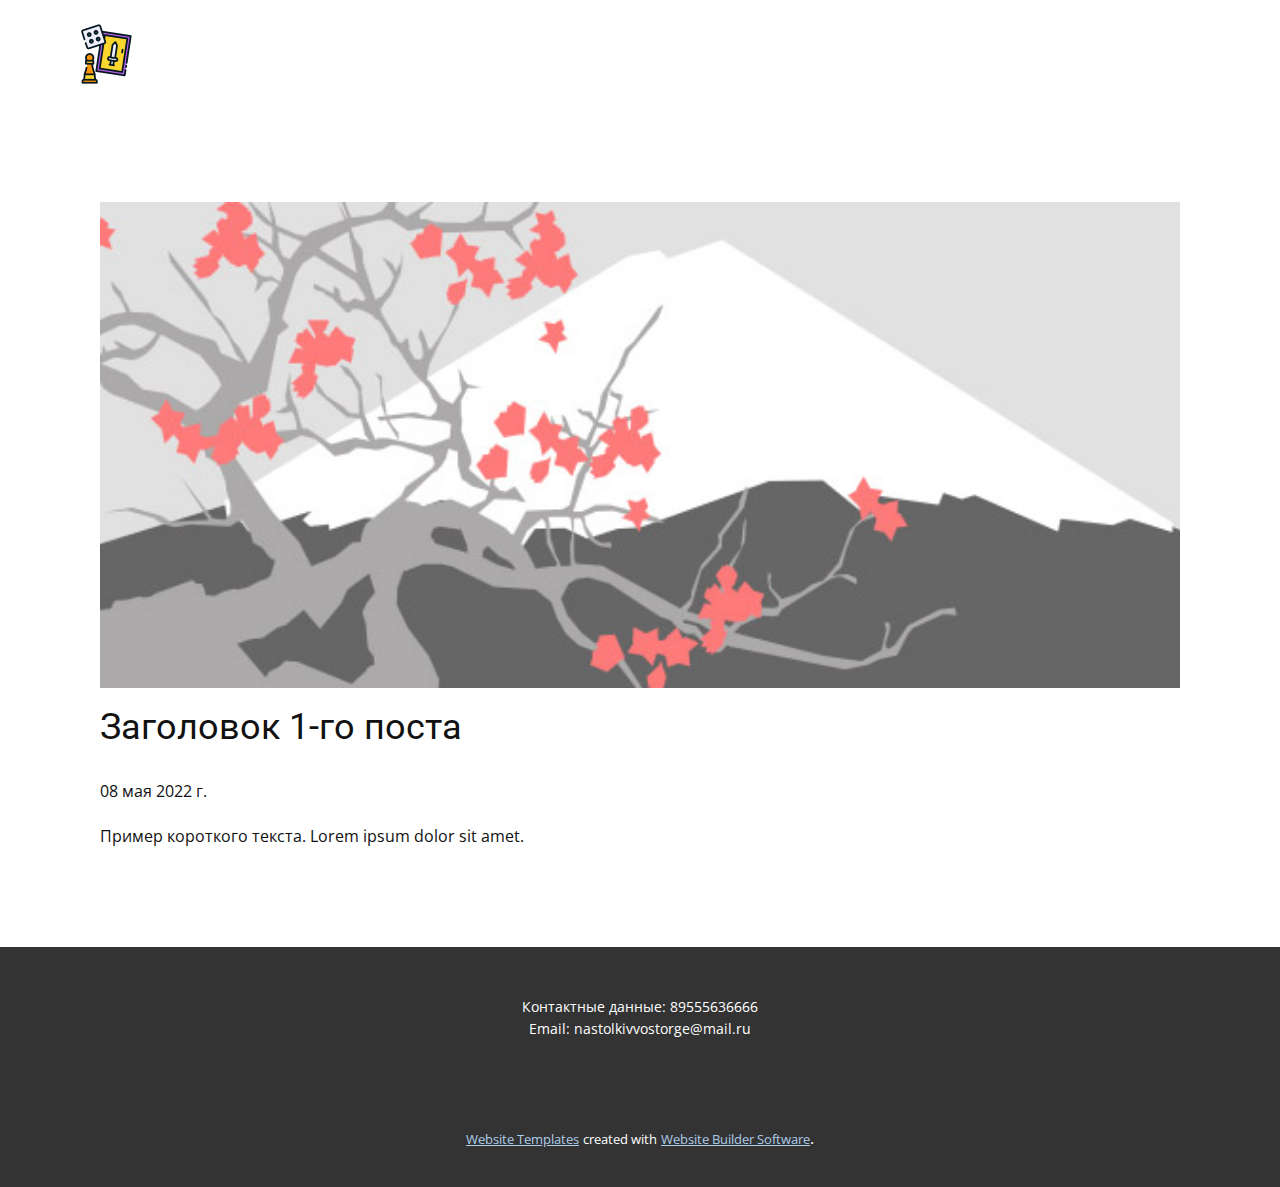
<file: blog/пост.html>
<!doctype html>
<html style="font-size: 16px;"><head>
    <meta name="viewport" content="width=device-width, initial-scale=1.0">
    <meta charset="utf-8">
    <meta name="keywords" content="Заголовок 1-го поста">
    <meta name="description" content="">
    <meta name="page_type" content="np-template-header-footer-from-plugin">
    <title>Заголовок 1-го поста</title>
    <link rel="stylesheet" href="../nicepage.css" media="screen">
<link rel="stylesheet" href="../Post-Template.css" media="screen">
    <script class="u-script" type="text/javascript" src="../jquery.js" defer=""></script>
    <script class="u-script" type="text/javascript" src="../nicepage.js" defer=""></script>
    <meta name="generator" content="Nicepage 4.10.5, nicepage.com">
    <link id="u-theme-google-font" rel="stylesheet" href="https://fonts.googleapis.com/css?family=Roboto:100,100i,300,300i,400,400i,500,500i,700,700i,900,900i|Open+Sans:300,300i,400,400i,500,500i,600,600i,700,700i,800,800i">
    
    
    <script type="application/ld+json">{
		"@context": "http://schema.org",
		"@type": "Organization",
		"name": "",
		"logo": "images/default-logo.png"
}</script>
    <meta name="theme-color" content="#478ac9">
  </head>
  <body class="u-body u-xl-mode"><header class="u-clearfix u-header u-header" id="sec-eec4"><div class="u-clearfix u-sheet u-valign-middle u-sheet-1">
        <a href="https://nicepage.com" class="u-image u-logo u-image-1">
          <img src="../images/default-logo.png" class="u-logo-image u-logo-image-1">
        </a>
        <nav class="u-menu u-menu-dropdown u-offcanvas u-menu-1">
          <div class="menu-collapse" style="font-size: 1rem; letter-spacing: 0px;">
            <a class="u-button-style u-custom-left-right-menu-spacing u-custom-padding-bottom u-custom-text-active-color u-custom-text-color u-custom-top-bottom-menu-spacing u-nav-link u-text-active-palette-1-base u-text-hover-palette-2-base" href="#">
              <svg class="u-svg-link" viewBox="0 0 24 24"><use xmlns:xlink="http://www.w3.org/1999/xlink" xlink:href="#menu-hamburger"></use></svg>
              <svg class="u-svg-content" version="1.1" id="menu-hamburger" viewBox="0 0 16 16" x="0px" y="0px" xmlns:xlink="http://www.w3.org/1999/xlink" xmlns="http://www.w3.org/2000/svg"><g><rect y="1" width="16" height="2"></rect><rect y="7" width="16" height="2"></rect><rect y="13" width="16" height="2"></rect>
</g></svg>
            </a>
          </div>
          <div class="u-custom-menu u-nav-container">
            <ul class="u-nav u-unstyled u-nav-1"><li class="u-nav-item"><a class="u-button-style u-nav-link u-text-active-white u-text-hover-palette-2-base u-text-white" href="../Главная.html" style="padding: 10px 20px;">Главная</a>
</li><li class="u-nav-item"><a class="u-button-style u-nav-link u-text-active-white u-text-hover-palette-2-base u-text-white" href="../Клюедо.html" style="padding: 10px 20px;">Клюедо</a>
</li><li class="u-nav-item"><a class="u-button-style u-nav-link u-text-active-white u-text-hover-palette-2-base u-text-white" href="../Монополия.html" style="padding: 10px 20px;">Монополия</a>
</li><li class="u-nav-item"><a class="u-button-style u-nav-link u-text-active-white u-text-hover-palette-2-base u-text-white" href="../Коднеймс.html" style="padding: 10px 20px;">Коднеймс</a>
</li><li class="u-nav-item"><a class="u-button-style u-nav-link u-text-active-white u-text-hover-palette-2-base u-text-white" href="../Шакал.html" style="padding: 10px 20px;">Шакал</a>
</li><li class="u-nav-item"><a class="u-button-style u-nav-link u-text-active-white u-text-hover-palette-2-base u-text-white" href="../Имаджинариум.html" style="padding: 10px 20px;">Имаджинариум</a>
</li></ul>
          </div>
          <div class="u-custom-menu u-nav-container-collapse">
            <div class="u-black u-container-style u-inner-container-layout u-opacity u-opacity-95 u-sidenav">
              <div class="u-inner-container-layout u-sidenav-overflow">
                <div class="u-menu-close"></div>
                <ul class="u-align-center u-nav u-popupmenu-items u-unstyled u-nav-2"><li class="u-nav-item"><a class="u-button-style u-nav-link" href="../Главная.html">Главная</a>
</li><li class="u-nav-item"><a class="u-button-style u-nav-link" href="../Клюедо.html">Клюедо</a>
</li><li class="u-nav-item"><a class="u-button-style u-nav-link" href="../Монополия.html">Монополия</a>
</li><li class="u-nav-item"><a class="u-button-style u-nav-link" href="../Коднеймс.html">Коднеймс</a>
</li><li class="u-nav-item"><a class="u-button-style u-nav-link" href="../Шакал.html">Шакал</a>
</li><li class="u-nav-item"><a class="u-button-style u-nav-link" href="../Имаджинариум.html">Имаджинариум</a>
</li></ul>
              </div>
            </div>
            <div class="u-black u-menu-overlay u-opacity u-opacity-70"></div>
          </div>
        </nav>
      </div></header>
    <section class="u-align-center u-clearfix u-section-1" id="sec-7e10">
      <div class="u-clearfix u-sheet u-valign-middle-md u-valign-middle-sm u-valign-middle-xs u-sheet-1"><!--post_details--><!--post_details_options_json--><!--{"source":""}--><!--/post_details_options_json--><!--blog_post-->
        <div class="u-container-style u-expanded-width u-post-details u-post-details-1">
          <div class="u-container-layout u-valign-middle u-container-layout-1"><!--blog_post_image-->
            <img alt="" class="u-blog-control u-expanded-width u-image u-image-default u-image-1" src="[data-uri]"><!--/blog_post_image--><!--blog_post_header-->
            <h2 class="u-blog-control u-text u-text-1">Заголовок 1-го поста</h2><!--/blog_post_header--><!--blog_post_metadata-->
            <div class="u-blog-control u-metadata u-metadata-1"><!--blog_post_metadata_date-->
              <span class="u-meta-date u-meta-icon">08 мая 2022 г.</span><!--/blog_post_metadata_date--><!--blog_post_metadata_category-->
              <!--/blog_post_metadata_category--><!--blog_post_metadata_comments-->
              <!--/blog_post_metadata_comments-->
            </div><!--/blog_post_metadata--><!--blog_post_content-->
            <div class="u-align-justify u-blog-control u-post-content u-text u-text-2 fr-view">
  Пример короткого текста. Lorem ipsum dolor sit amet.
  </div><!--/blog_post_content-->
          </div>
        </div><!--/blog_post--><!--/post_details-->
      </div>
    </section>
    
    
    <footer class="u-align-center u-clearfix u-footer u-grey-80 u-footer" id="sec-06a1"><div class="u-clearfix u-sheet u-sheet-1">
        <p class="u-small-text u-text u-text-variant u-text-1">Контактные данные: 89555636666<br>Email: nastolkivvostorge@mail.ru
        </p>
      </div></footer>
    <section class="u-backlink u-clearfix u-grey-80">
      <a class="u-link" href="https://nicepage.com/website-templates" target="_blank">
        <span>Website Templates</span>
      </a>
      <p class="u-text">
        <span>created with</span>
      </p>
      <a class="u-link" href="" target="_blank">
        <span>Website Builder Software</span>
      </a>. 
    </section>
  
</body></html>
</file>
